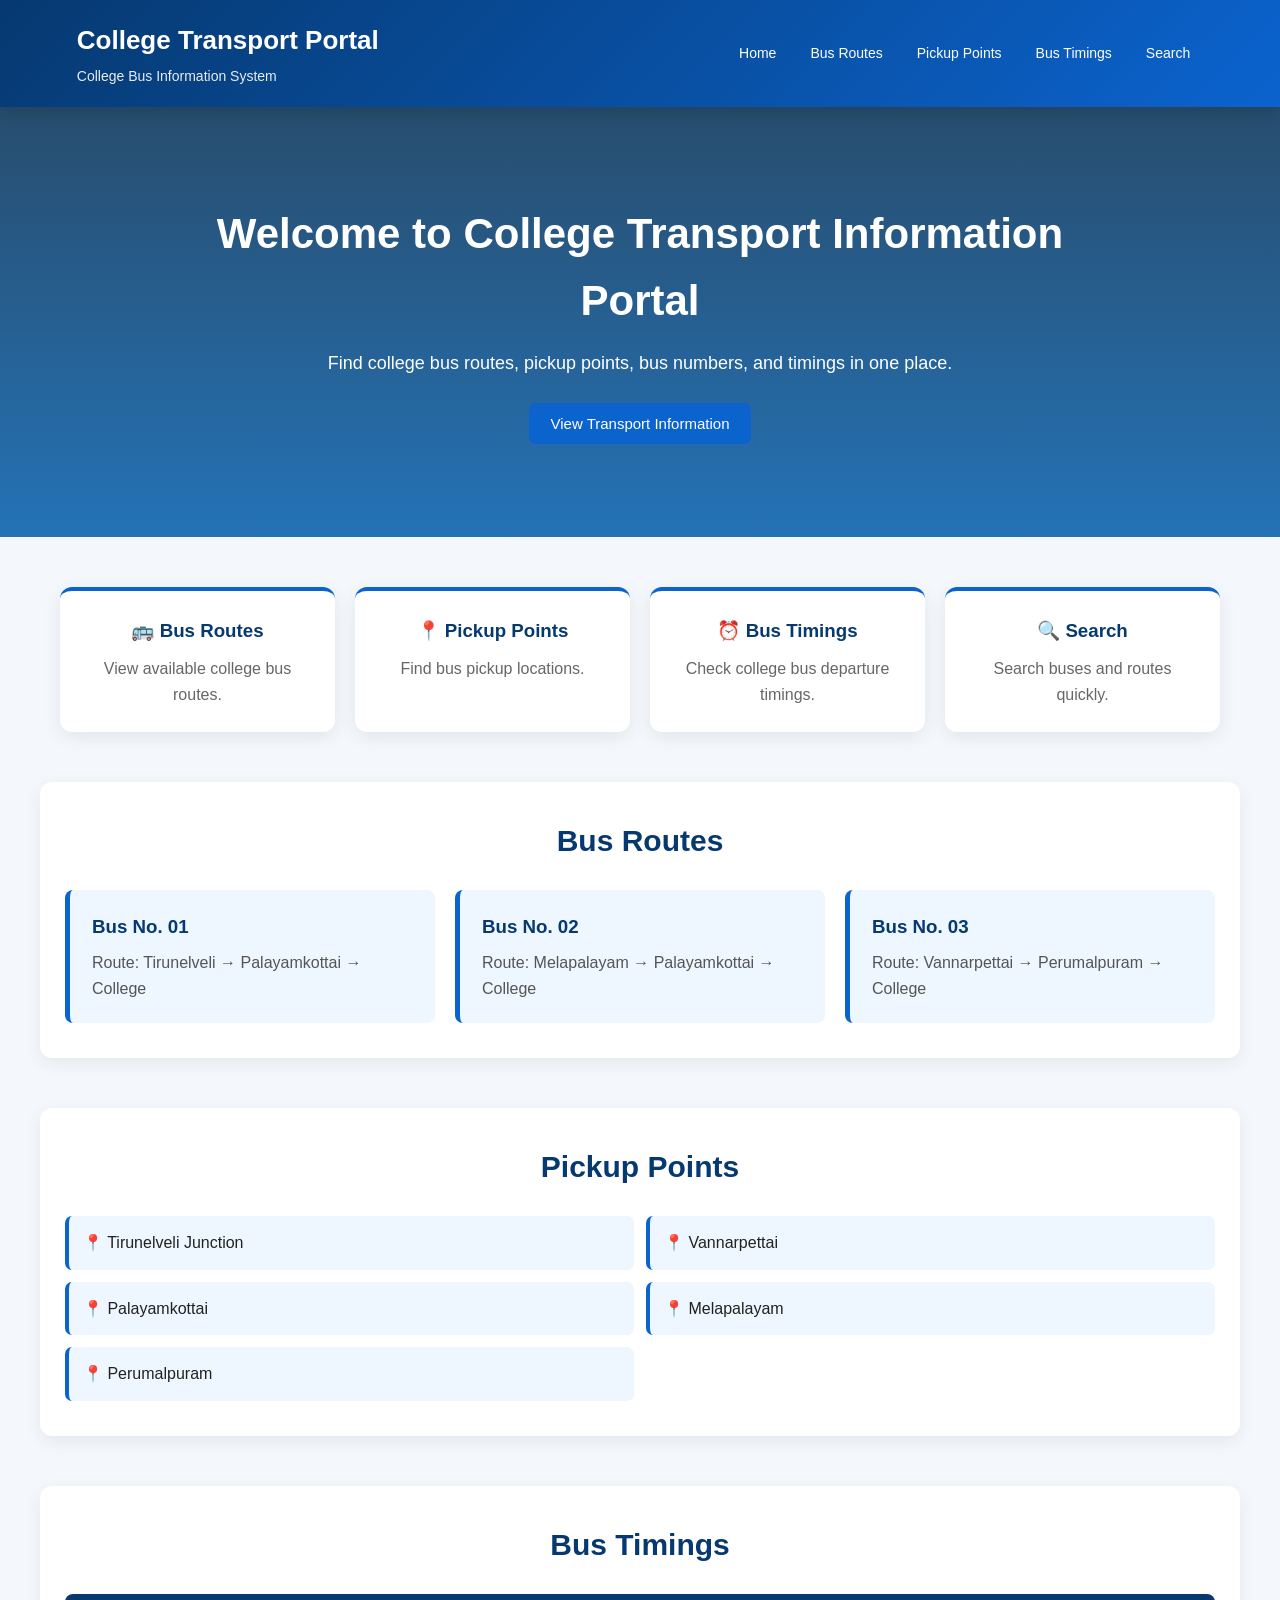
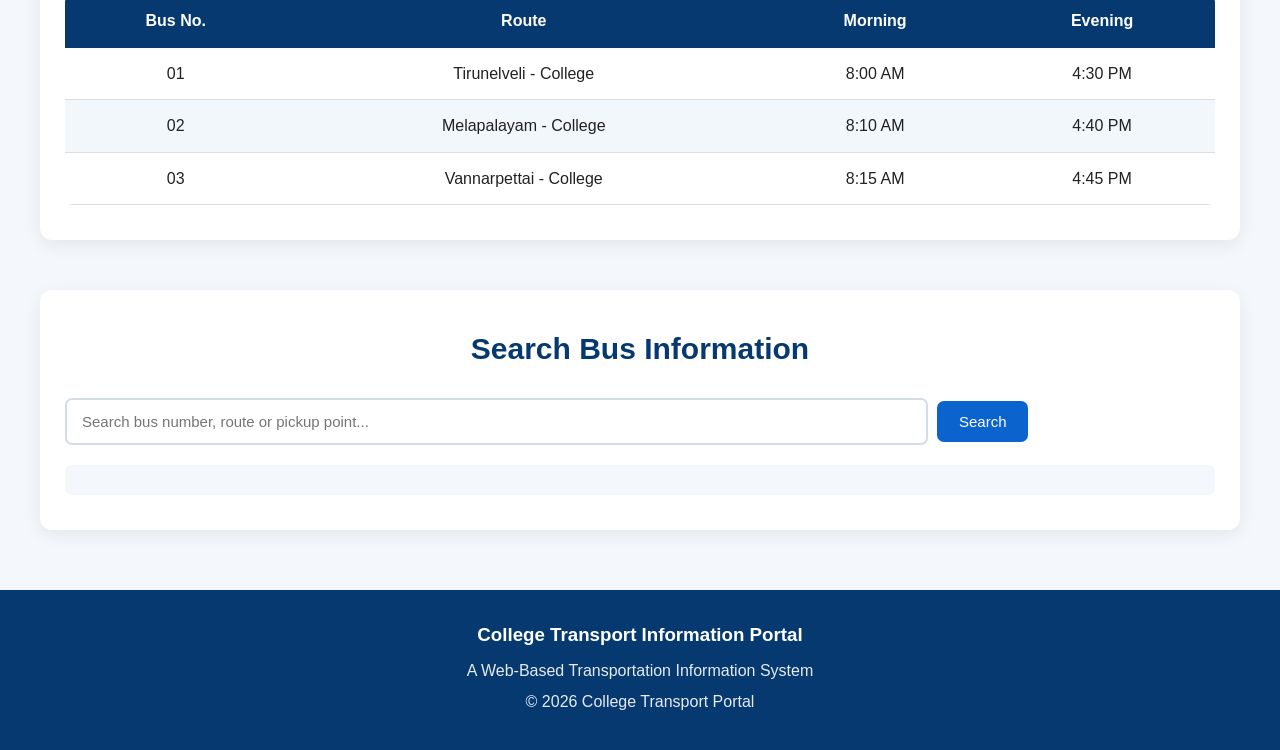
<file: 1 project/index.html>
<!DOCTYPE html>
<html lang="en">
<head>
    <meta charset="UTF-8">
    <meta name="viewport" content="width=device-width, initial-scale=1.0">

    <title>College Transport Information Portal</title>

    <!-- CSS file will be connected later -->
    <link rel="stylesheet" href="style.css">
</head>

<body>

    <!-- Header -->
    <header>
        <div class="logo">
            <h1>College Transport Portal</h1>
            <p>College Bus Information System</p>
        </div>

        <!-- Navigation -->
        <nav>
            <a href="#home">Home</a>
            <a href="#routes">Bus Routes</a>
            <a href="#pickup">Pickup Points</a>
            <a href="#timings">Bus Timings</a>
            <a href="#search">Search</a>
        </nav>
    </header>


    <!-- Home / Dashboard -->
    <main>

        <section id="home" class="hero">
            <h2>Welcome to College Transport Information Portal</h2>

            <p>
                Find college bus routes, pickup points, bus numbers,
                and timings in one place.
            </p>

            <button onclick="showMessage()">
                View Transport Information
            </button>
        </section>


        <!-- Dashboard Cards -->
        <section class="dashboard">

            <div class="card">
                <h3>🚌 Bus Routes</h3>
                <p>View available college bus routes.</p>
            </div>

            <div class="card">
                <h3>📍 Pickup Points</h3>
                <p>Find bus pickup locations.</p>
            </div>

            <div class="card">
                <h3>⏰ Bus Timings</h3>
                <p>Check college bus departure timings.</p>
            </div>

            <div class="card">
                <h3>🔍 Search</h3>
                <p>Search buses and routes quickly.</p>
            </div>

        </section>


        <!-- Bus Routes -->
        <section id="routes" class="section">

            <h2>Bus Routes</h2>

            <div class="bus-container">

                <div class="bus-card">
                    <h3>Bus No. 01</h3>
                    <p>Route: Tirunelveli → Palayamkottai → College</p>
                </div>

                <div class="bus-card">
                    <h3>Bus No. 02</h3>
                    <p>Route: Melapalayam → Palayamkottai → College</p>
                </div>

                <div class="bus-card">
                    <h3>Bus No. 03</h3>
                    <p>Route: Vannarpettai → Perumalpuram → College</p>
                </div>

            </div>

        </section>


        <!-- Pickup Points -->
        <section id="pickup" class="section">

            <h2>Pickup Points</h2>

            <ul class="pickup-list">
                <li>📍 Tirunelveli Junction</li>
                <li>📍 Vannarpettai</li>
                <li>📍 Palayamkottai</li>
                <li>📍 Melapalayam</li>
                <li>📍 Perumalpuram</li>
            </ul>

        </section>


        <!-- Bus Timings -->
        <section id="timings" class="section">

            <h2>Bus Timings</h2>

            <table>
                <thead>
                    <tr>
                        <th>Bus No.</th>
                        <th>Route</th>
                        <th>Morning</th>
                        <th>Evening</th>
                    </tr>
                </thead>

                <tbody>
                    <tr>
                        <td>01</td>
                        <td>Tirunelveli - College</td>
                        <td>8:00 AM</td>
                        <td>4:30 PM</td>
                    </tr>

                    <tr>
                        <td>02</td>
                        <td>Melapalayam - College</td>
                        <td>8:10 AM</td>
                        <td>4:40 PM</td>
                    </tr>

                    <tr>
                        <td>03</td>
                        <td>Vannarpettai - College</td>
                        <td>8:15 AM</td>
                        <td>4:45 PM</td>
                    </tr>
                </tbody>
            </table>

        </section>


        <!-- Search -->
        <section id="search" class="section">

            <h2>Search Bus Information</h2>

            <input
                type="text"
                id="searchInput"
                placeholder="Search bus number, route or pickup point..."
            >

            <button onclick="searchBus()">Search</button>

            <div id="searchResult"></div>

        </section>

    </main>


    <!-- Footer -->
    <footer>

        <h3>College Transport Information Portal</h3>

        <p>
            A Web-Based Transportation Information System
        </p>

        <p>
            © 2026 College Transport Portal
        </p>

    </footer>


    <!-- JavaScript file will be connected later -->
    <script src="script.js"></script>

</body>
</html>
</file>
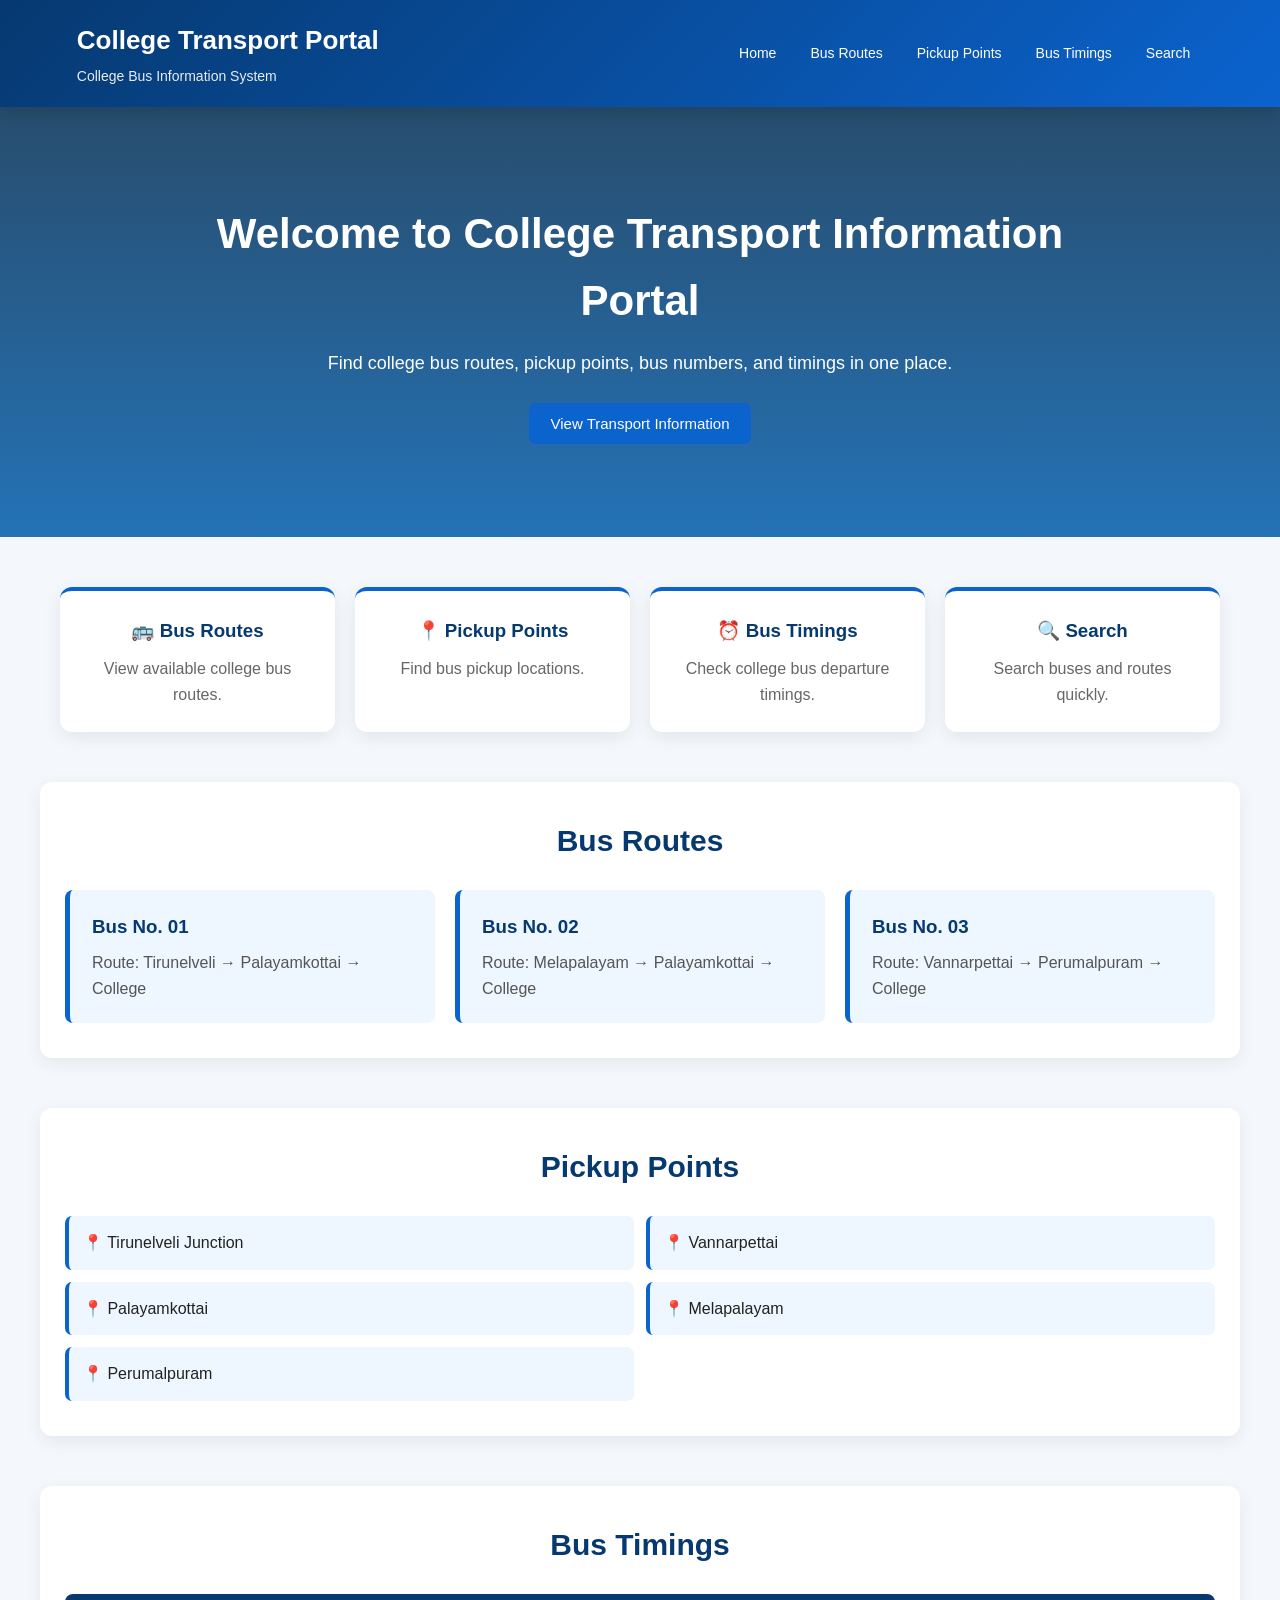
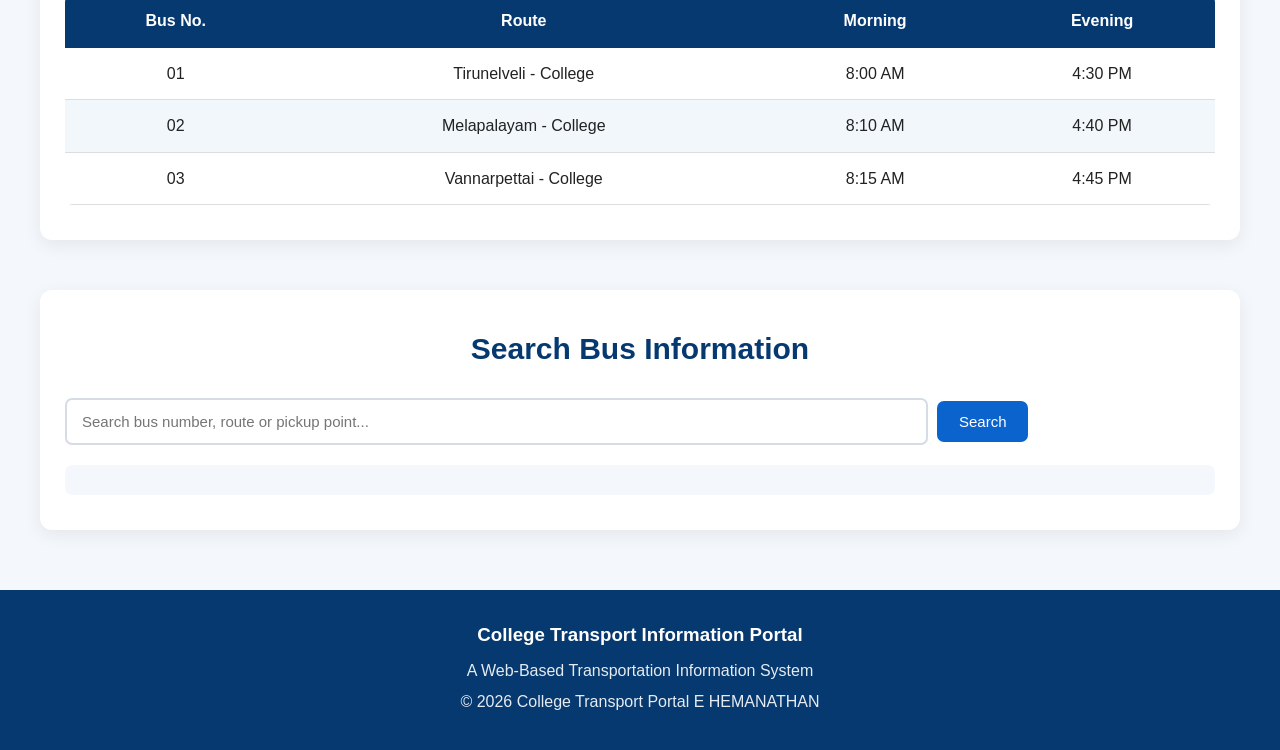
<file: 1/index.html>
<!DOCTYPE html>
<html lang="en">
<head>
    <meta charset="UTF-8">
    <meta name="viewport" content="width=device-width, initial-scale=1.0">

    <title>College Transport Information Portal</title>

    <!-- CSS file will be connected later -->
    <link rel="stylesheet" href="style.css">
</head>

<body>

    <!-- Header -->
    <header>
        <div class="logo">
            <h1>College Transport Portal</h1>
            <p>College Bus Information System</p>
        </div>

        <!-- Navigation -->
        <nav>
            <a href="#home">Home</a>
            <a href="#routes">Bus Routes</a>
            <a href="#pickup">Pickup Points</a>
            <a href="#timings">Bus Timings</a>
            <a href="#search">Search</a>
        </nav>
    </header>


    <!-- Home / Dashboard -->
    <main>

        <section id="home" class="hero">
            <h2>Welcome to College Transport Information Portal</h2>

            <p>
                Find college bus routes, pickup points, bus numbers,
                and timings in one place.
            </p>

            <button onclick="showMessage()">
                View Transport Information
            </button>
        </section>


        <!-- Dashboard Cards -->
        <section class="dashboard">

            <div class="card">
                <h3>🚌 Bus Routes</h3>
                <p>View available college bus routes.</p>
            </div>

            <div class="card">
                <h3>📍 Pickup Points</h3>
                <p>Find bus pickup locations.</p>
            </div>

            <div class="card">
                <h3>⏰ Bus Timings</h3>
                <p>Check college bus departure timings.</p>
            </div>

            <div class="card">
                <h3>🔍 Search</h3>
                <p>Search buses and routes quickly.</p>
            </div>

        </section>


        <!-- Bus Routes -->
        <section id="routes" class="section">

            <h2>Bus Routes</h2>

            <div class="bus-container">

                <div class="bus-card">
                    <h3>Bus No. 01</h3>
                    <p>Route: Tirunelveli → Palayamkottai → College</p>
                </div>

                <div class="bus-card">
                    <h3>Bus No. 02</h3>
                    <p>Route: Melapalayam → Palayamkottai → College</p>
                </div>

                <div class="bus-card">
                    <h3>Bus No. 03</h3>
                    <p>Route: Vannarpettai → Perumalpuram → College</p>
                </div>

            </div>

        </section>


        <!-- Pickup Points -->
        <section id="pickup" class="section">

            <h2>Pickup Points</h2>

            <ul class="pickup-list">
                <li>📍 Tirunelveli Junction</li>
                <li>📍 Vannarpettai</li>
                <li>📍 Palayamkottai</li>
                <li>📍 Melapalayam</li>
                <li>📍 Perumalpuram</li>
            </ul>

        </section>


        <!-- Bus Timings -->
        <section id="timings" class="section">

            <h2>Bus Timings</h2>

            <table>
                <thead>
                    <tr>
                        <th>Bus No.</th>
                        <th>Route</th>
                        <th>Morning</th>
                        <th>Evening</th>
                    </tr>
                </thead>

                <tbody>
                    <tr>
                        <td>01</td>
                        <td>Tirunelveli - College</td>
                        <td>8:00 AM</td>
                        <td>4:30 PM</td>
                    </tr>

                    <tr>
                        <td>02</td>
                        <td>Melapalayam - College</td>
                        <td>8:10 AM</td>
                        <td>4:40 PM</td>
                    </tr>

                    <tr>
                        <td>03</td>
                        <td>Vannarpettai - College</td>
                        <td>8:15 AM</td>
                        <td>4:45 PM</td>
                    </tr>
                </tbody>
            </table>

        </section>


        <!-- Search -->
        <section id="search" class="section">

            <h2>Search Bus Information</h2>

            <input
                type="text"
                id="searchInput"
                placeholder="Search bus number, route or pickup point..."
            >

            <button onclick="searchBus()">Search</button>

            <div id="searchResult"></div>

        </section>

    </main>


    <!-- Footer -->
    <footer>

        <h3>College Transport Information Portal</h3>

        <p>
            A Web-Based Transportation Information System
        </p>

        <p>
            © 2026 College Transport Portal E HEMANATHAN
        </p>

    </footer>


    <!-- JavaScript file will be connected later -->
    <script src="script.js"></script>

</body>
</html>
</file>
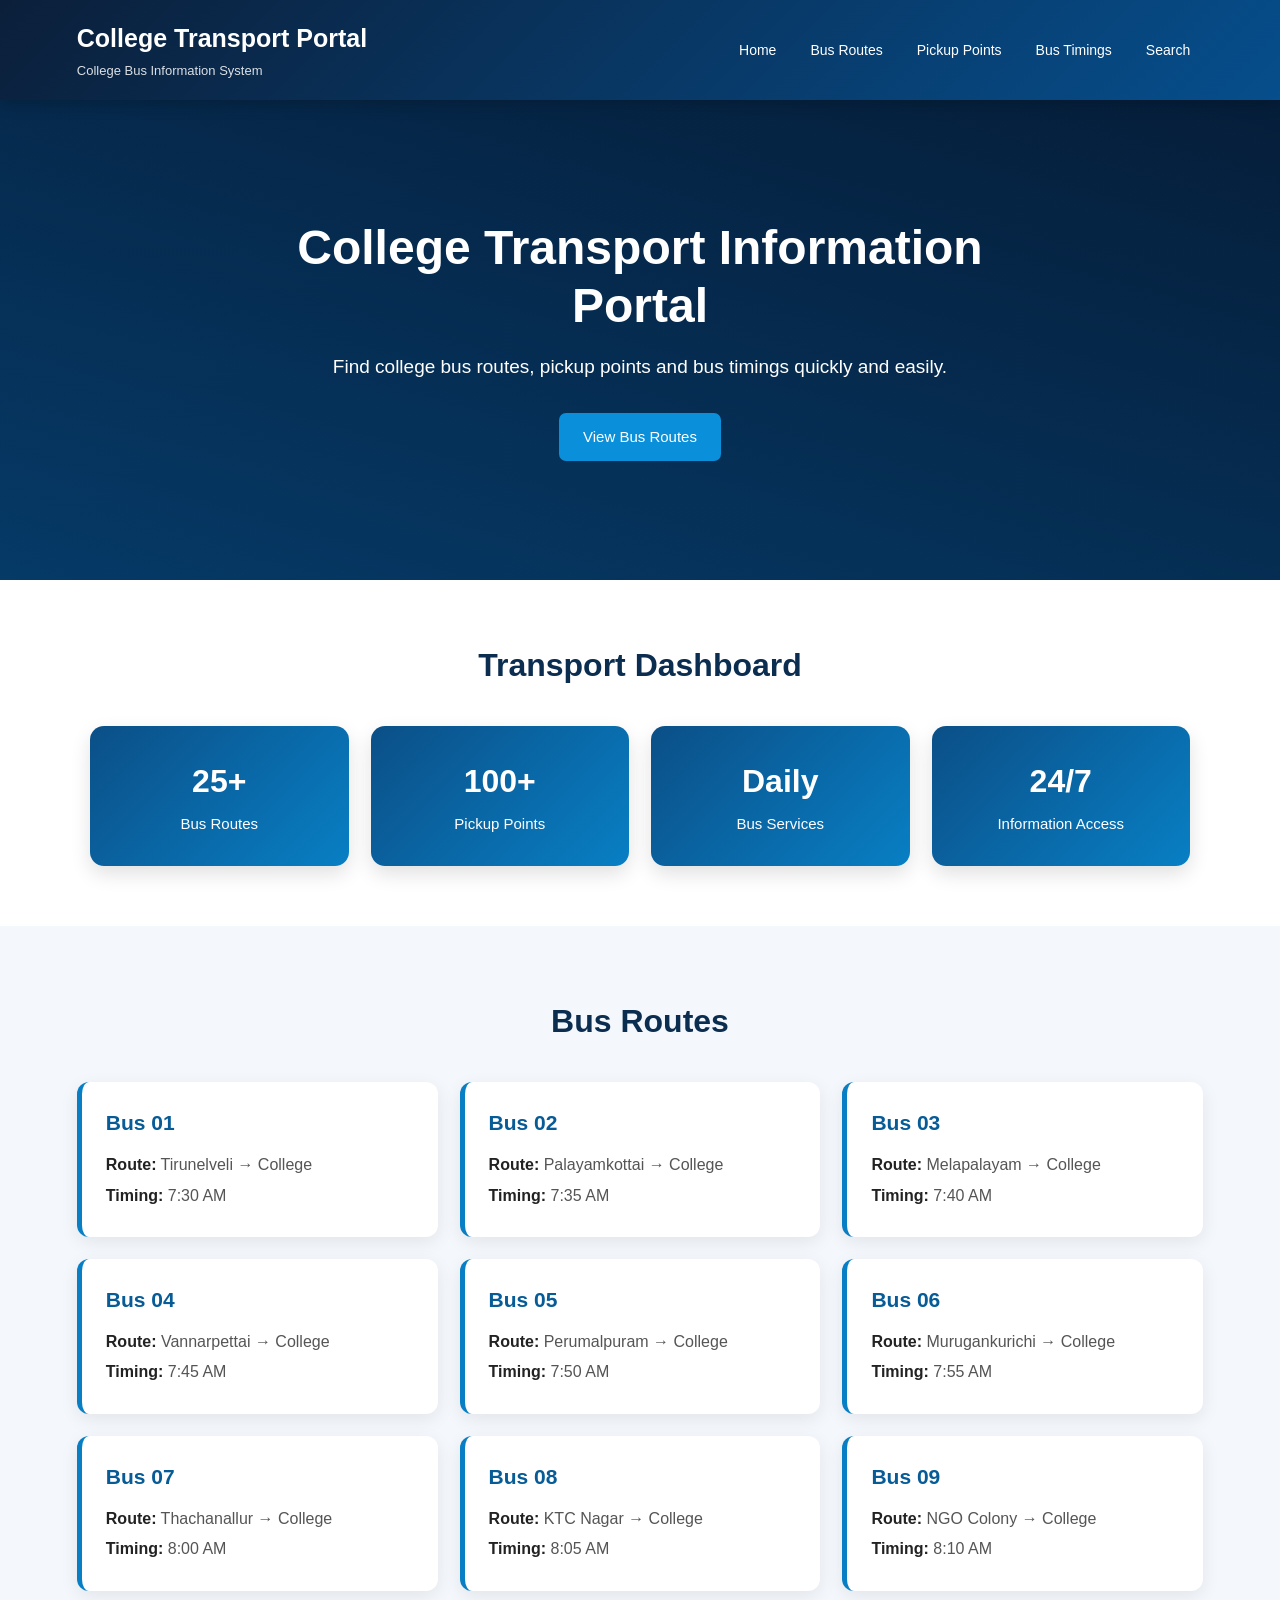
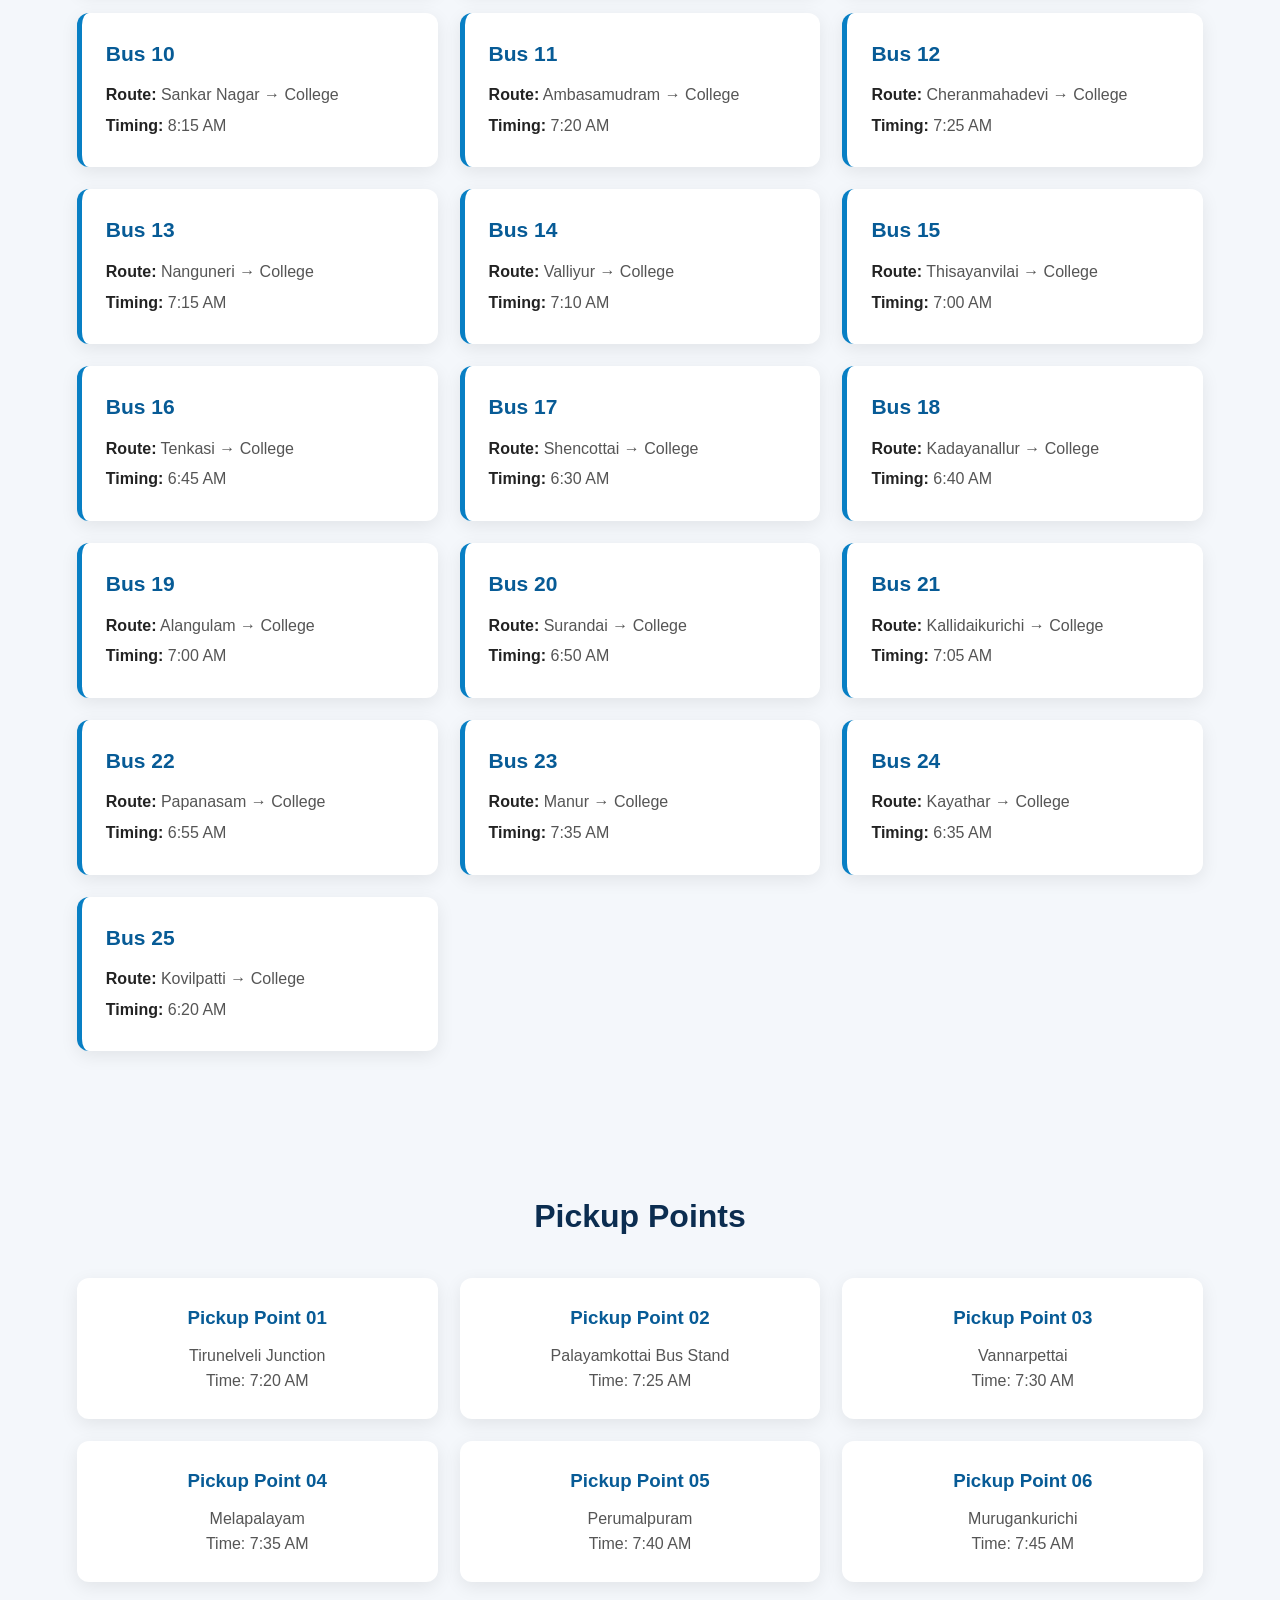
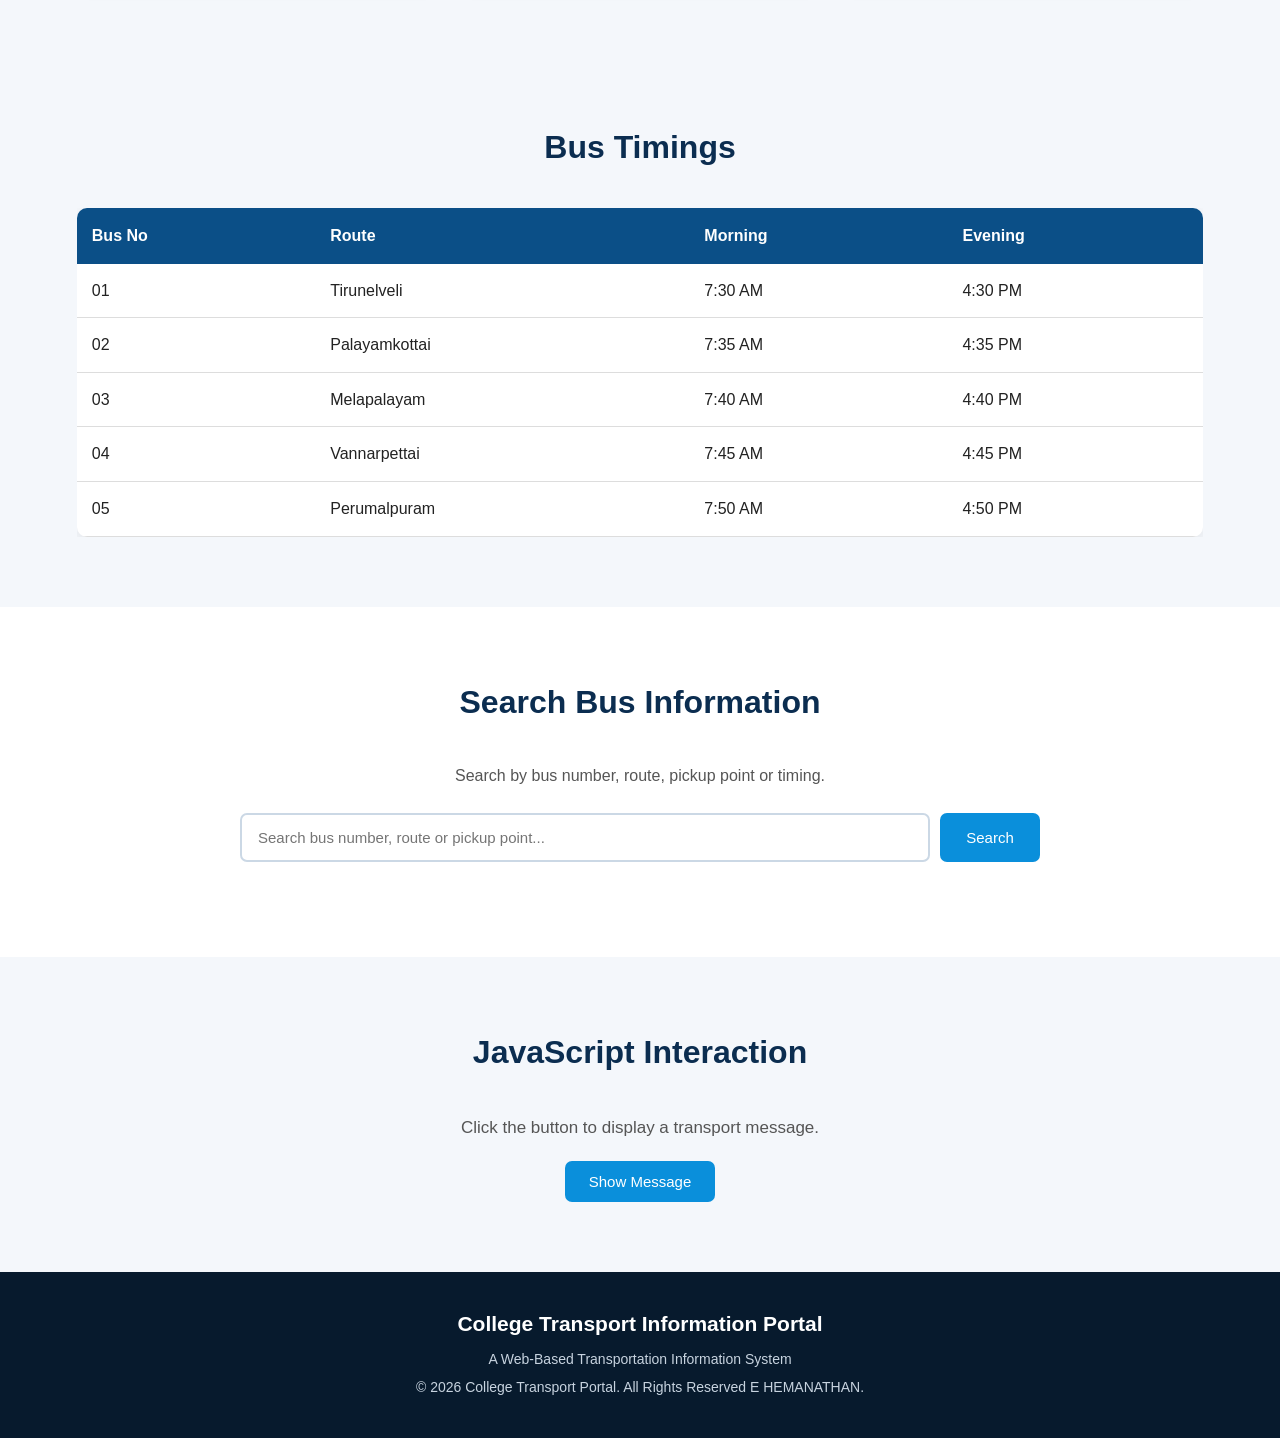
<file: 2/index.html>
<!DOCTYPE html>
<html lang="en">
<head>
    <meta charset="UTF-8">
    <meta name="viewport" content="width=device-width, initial-scale=1.0">

    <title>College Transport Information Portal</title>

    <!-- CSS file will be added later -->
    <link rel="stylesheet" href="style.css">
</head>

<body>

    <!-- ================= HEADER ================= -->
    <header>
        <div class="logo">
            <h1>College Transport Portal</h1>
            <p>College Bus Information System</p>
        </div>

        <nav>
            <a href="#home">Home</a>
            <a href="#routes">Bus Routes</a>
            <a href="#pickup">Pickup Points</a>
            <a href="#timings">Bus Timings</a>
            <a href="#search">Search</a>
        </nav>
    </header>


    <!-- ================= HOME / DASHBOARD ================= -->
    <section id="home" class="hero">

        <div class="hero-content">
            <h2>College Transport Information Portal</h2>

            <p>
                Find college bus routes, pickup points and bus timings
                quickly and easily.
            </p>

            <a href="#routes" class="btn">View Bus Routes</a>
        </div>

    </section>


    <!-- ================= DASHBOARD ================= -->
    <section class="dashboard">

        <h2>Transport Dashboard</h2>

        <div class="dashboard-container">

            <div class="dashboard-card">
                <h3>25+</h3>
                <p>Bus Routes</p>
            </div>

            <div class="dashboard-card">
                <h3>100+</h3>
                <p>Pickup Points</p>
            </div>

            <div class="dashboard-card">
                <h3>Daily</h3>
                <p>Bus Services</p>
            </div>

            <div class="dashboard-card">
                <h3>24/7</h3>
                <p>Information Access</p>
            </div>

        </div>

    </section>


    <!-- ================= BUS ROUTES ================= -->
    <section id="routes" class="section">

        <h2>Bus Routes</h2>

        <div class="bus-container">

            <div class="bus-card">
                <h3>Bus 01</h3>
                <p><strong>Route:</strong> Tirunelveli → College</p>
                <p><strong>Timing:</strong> 7:30 AM</p>
            </div>

            <div class="bus-card">
                <h3>Bus 02</h3>
                <p><strong>Route:</strong> Palayamkottai → College</p>
                <p><strong>Timing:</strong> 7:35 AM</p>
            </div>

            <div class="bus-card">
                <h3>Bus 03</h3>
                <p><strong>Route:</strong> Melapalayam → College</p>
                <p><strong>Timing:</strong> 7:40 AM</p>
            </div>

            <div class="bus-card">
                <h3>Bus 04</h3>
                <p><strong>Route:</strong> Vannarpettai → College</p>
                <p><strong>Timing:</strong> 7:45 AM</p>
            </div>

            <div class="bus-card">
                <h3>Bus 05</h3>
                <p><strong>Route:</strong> Perumalpuram → College</p>
                <p><strong>Timing:</strong> 7:50 AM</p>
            </div>

            <div class="bus-card">
                <h3>Bus 06</h3>
                <p><strong>Route:</strong> Murugankurichi → College</p>
                <p><strong>Timing:</strong> 7:55 AM</p>
            </div>

            <div class="bus-card">
                <h3>Bus 07</h3>
                <p><strong>Route:</strong> Thachanallur → College</p>
                <p><strong>Timing:</strong> 8:00 AM</p>
            </div>

            <div class="bus-card">
                <h3>Bus 08</h3>
                <p><strong>Route:</strong> KTC Nagar → College</p>
                <p><strong>Timing:</strong> 8:05 AM</p>
            </div>

            <div class="bus-card">
                <h3>Bus 09</h3>
                <p><strong>Route:</strong> NGO Colony → College</p>
                <p><strong>Timing:</strong> 8:10 AM</p>
            </div>

            <div class="bus-card">
                <h3>Bus 10</h3>
                <p><strong>Route:</strong> Sankar Nagar → College</p>
                <p><strong>Timing:</strong> 8:15 AM</p>
            </div>

            <div class="bus-card">
                <h3>Bus 11</h3>
                <p><strong>Route:</strong> Ambasamudram → College</p>
                <p><strong>Timing:</strong> 7:20 AM</p>
            </div>

            <div class="bus-card">
                <h3>Bus 12</h3>
                <p><strong>Route:</strong> Cheranmahadevi → College</p>
                <p><strong>Timing:</strong> 7:25 AM</p>
            </div>

            <div class="bus-card">
                <h3>Bus 13</h3>
                <p><strong>Route:</strong> Nanguneri → College</p>
                <p><strong>Timing:</strong> 7:15 AM</p>
            </div>

            <div class="bus-card">
                <h3>Bus 14</h3>
                <p><strong>Route:</strong> Valliyur → College</p>
                <p><strong>Timing:</strong> 7:10 AM</p>
            </div>

            <div class="bus-card">
                <h3>Bus 15</h3>
                <p><strong>Route:</strong> Thisayanvilai → College</p>
                <p><strong>Timing:</strong> 7:00 AM</p>
            </div>

            <div class="bus-card">
                <h3>Bus 16</h3>
                <p><strong>Route:</strong> Tenkasi → College</p>
                <p><strong>Timing:</strong> 6:45 AM</p>
            </div>

            <div class="bus-card">
                <h3>Bus 17</h3>
                <p><strong>Route:</strong> Shencottai → College</p>
                <p><strong>Timing:</strong> 6:30 AM</p>
            </div>

            <div class="bus-card">
                <h3>Bus 18</h3>
                <p><strong>Route:</strong> Kadayanallur → College</p>
                <p><strong>Timing:</strong> 6:40 AM</p>
            </div>

            <div class="bus-card">
                <h3>Bus 19</h3>
                <p><strong>Route:</strong> Alangulam → College</p>
                <p><strong>Timing:</strong> 7:00 AM</p>
            </div>

            <div class="bus-card">
                <h3>Bus 20</h3>
                <p><strong>Route:</strong> Surandai → College</p>
                <p><strong>Timing:</strong> 6:50 AM</p>
            </div>

            <div class="bus-card">
                <h3>Bus 21</h3>
                <p><strong>Route:</strong> Kallidaikurichi → College</p>
                <p><strong>Timing:</strong> 7:05 AM</p>
            </div>

            <div class="bus-card">
                <h3>Bus 22</h3>
                <p><strong>Route:</strong> Papanasam → College</p>
                <p><strong>Timing:</strong> 6:55 AM</p>
            </div>

            <div class="bus-card">
                <h3>Bus 23</h3>
                <p><strong>Route:</strong> Manur → College</p>
                <p><strong>Timing:</strong> 7:35 AM</p>
            </div>

            <div class="bus-card">
                <h3>Bus 24</h3>
                <p><strong>Route:</strong> Kayathar → College</p>
                <p><strong>Timing:</strong> 6:35 AM</p>
            </div>

            <div class="bus-card">
                <h3>Bus 25</h3>
                <p><strong>Route:</strong> Kovilpatti → College</p>
                <p><strong>Timing:</strong> 6:20 AM</p>
            </div>

        </div>

    </section>


    <!-- ================= PICKUP POINTS ================= -->
    <section id="pickup" class="section">

        <h2>Pickup Points</h2>

        <div class="pickup-container">

            <div class="pickup-card">
                <h3>Pickup Point 01</h3>
                <p>Tirunelveli Junction</p>
                <p>Time: 7:20 AM</p>
            </div>

            <div class="pickup-card">
                <h3>Pickup Point 02</h3>
                <p>Palayamkottai Bus Stand</p>
                <p>Time: 7:25 AM</p>
            </div>

            <div class="pickup-card">
                <h3>Pickup Point 03</h3>
                <p>Vannarpettai</p>
                <p>Time: 7:30 AM</p>
            </div>

            <div class="pickup-card">
                <h3>Pickup Point 04</h3>
                <p>Melapalayam</p>
                <p>Time: 7:35 AM</p>
            </div>

            <div class="pickup-card">
                <h3>Pickup Point 05</h3>
                <p>Perumalpuram</p>
                <p>Time: 7:40 AM</p>
            </div>

            <div class="pickup-card">
                <h3>Pickup Point 06</h3>
                <p>Murugankurichi</p>
                <p>Time: 7:45 AM</p>
            </div>

        </div>

    </section>


    <!-- ================= BUS TIMINGS ================= -->
    <section id="timings" class="section">

        <h2>Bus Timings</h2>

        <div class="table-container">

            <table>

                <thead>
                    <tr>
                        <th>Bus No</th>
                        <th>Route</th>
                        <th>Morning</th>
                        <th>Evening</th>
                    </tr>
                </thead>

                <tbody>

                    <tr>
                        <td>01</td>
                        <td>Tirunelveli</td>
                        <td>7:30 AM</td>
                        <td>4:30 PM</td>
                    </tr>

                    <tr>
                        <td>02</td>
                        <td>Palayamkottai</td>
                        <td>7:35 AM</td>
                        <td>4:35 PM</td>
                    </tr>

                    <tr>
                        <td>03</td>
                        <td>Melapalayam</td>
                        <td>7:40 AM</td>
                        <td>4:40 PM</td>
                    </tr>

                    <tr>
                        <td>04</td>
                        <td>Vannarpettai</td>
                        <td>7:45 AM</td>
                        <td>4:45 PM</td>
                    </tr>

                    <tr>
                        <td>05</td>
                        <td>Perumalpuram</td>
                        <td>7:50 AM</td>
                        <td>4:50 PM</td>
                    </tr>

                </tbody>

            </table>

        </div>

    </section>


    <!-- ================= SEARCH / FILTER ================= -->
    <section id="search" class="section search-section">

        <h2>Search Bus Information</h2>

        <p>Search by bus number, route, pickup point or timing.</p>

        <div class="search-box">

            <input
                type="text"
                id="searchInput"
                placeholder="Search bus number, route or pickup point..."
            >

            <button id="searchButton">
                Search
            </button>

        </div>

        <div id="searchResults">
            <!-- JavaScript search results will appear here -->
        </div>

    </section>


    <!-- ================= JAVASCRIPT INTERACTION ================= -->
    <section class="section interaction-section">

        <h2>JavaScript Interaction</h2>

        <p id="message">
            Click the button to display a transport message.
        </p>

        <button id="messageButton">
            Show Message
        </button>

    </section>


    <!-- ================= FOOTER ================= -->
    <footer>

        <h3>College Transport Information Portal</h3>

        <p>
            A Web-Based Transportation Information System
        </p>

        <p>
            © 2026 College Transport Portal. All Rights Reserved E HEMANATHAN.
        </p>

    </footer>


    <!-- JavaScript file will be added later -->
    <script src="script.js"></script>

</body>
</html>
</file>
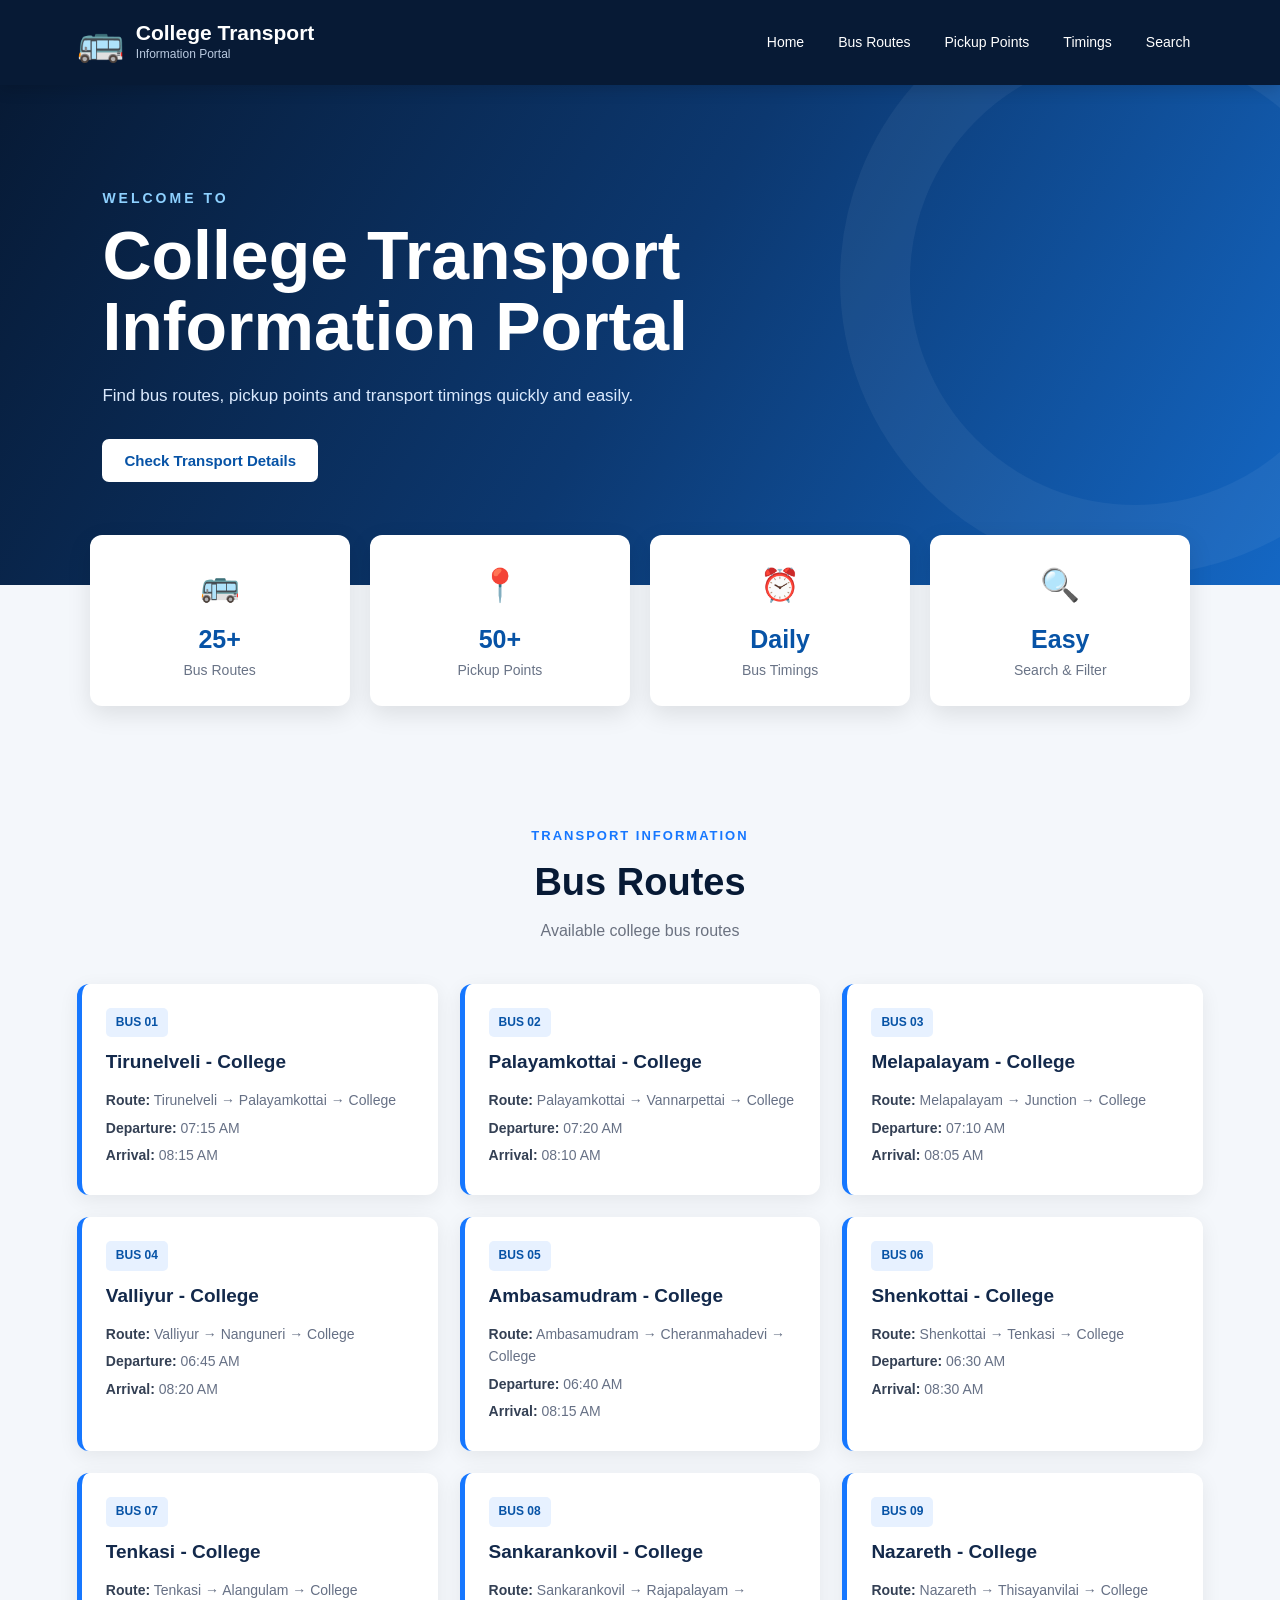
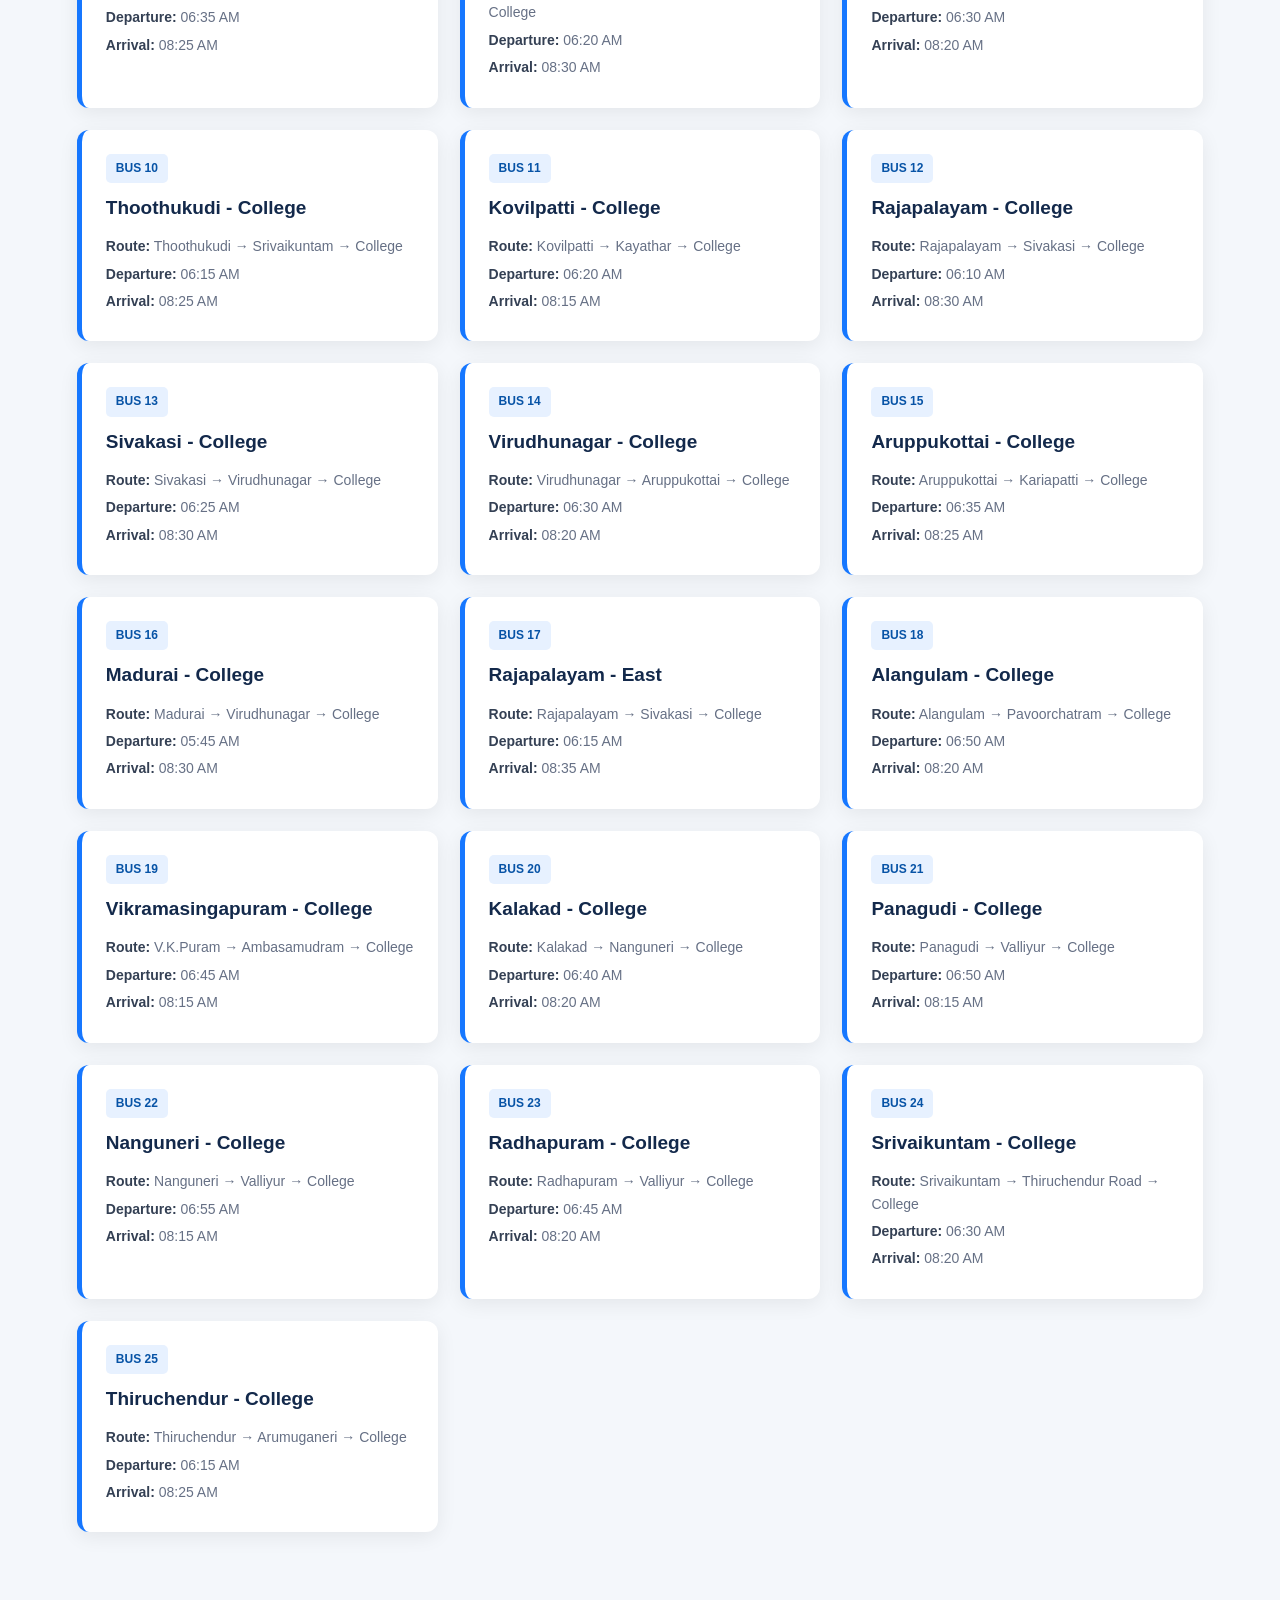
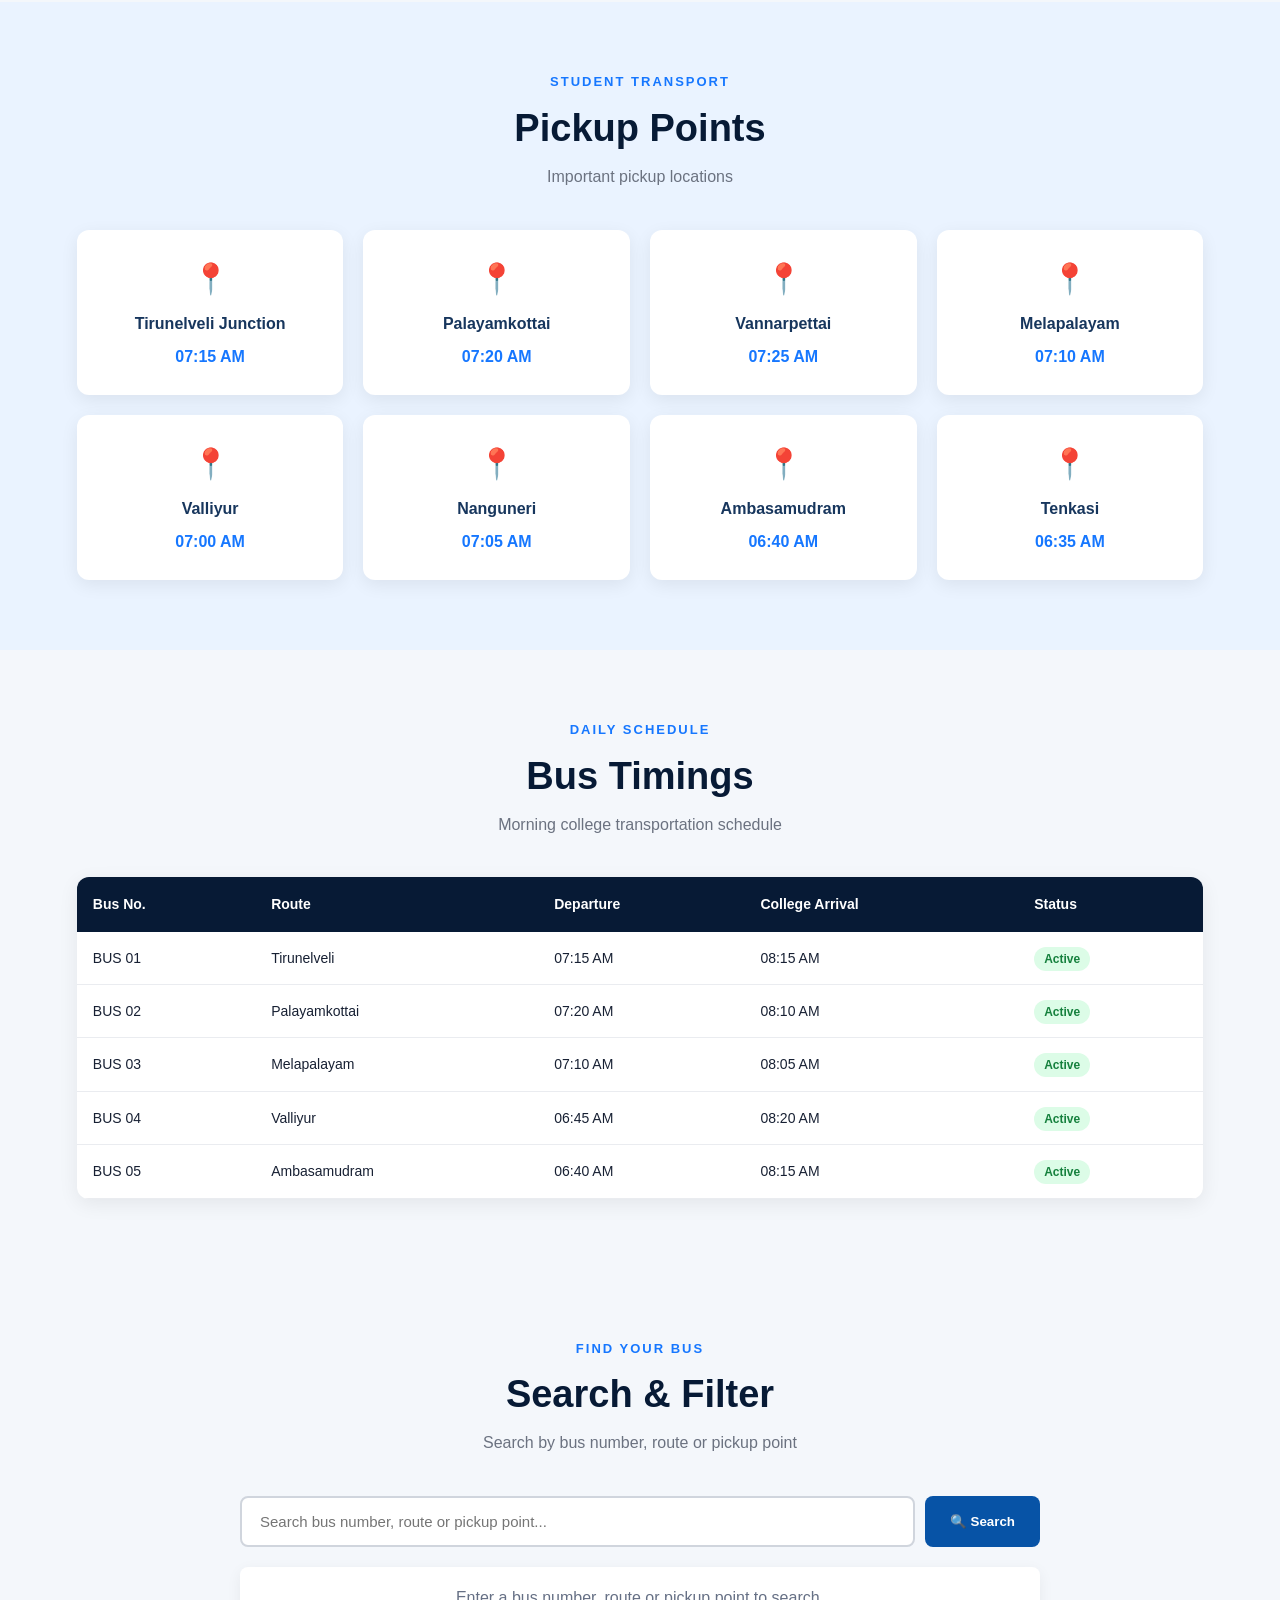
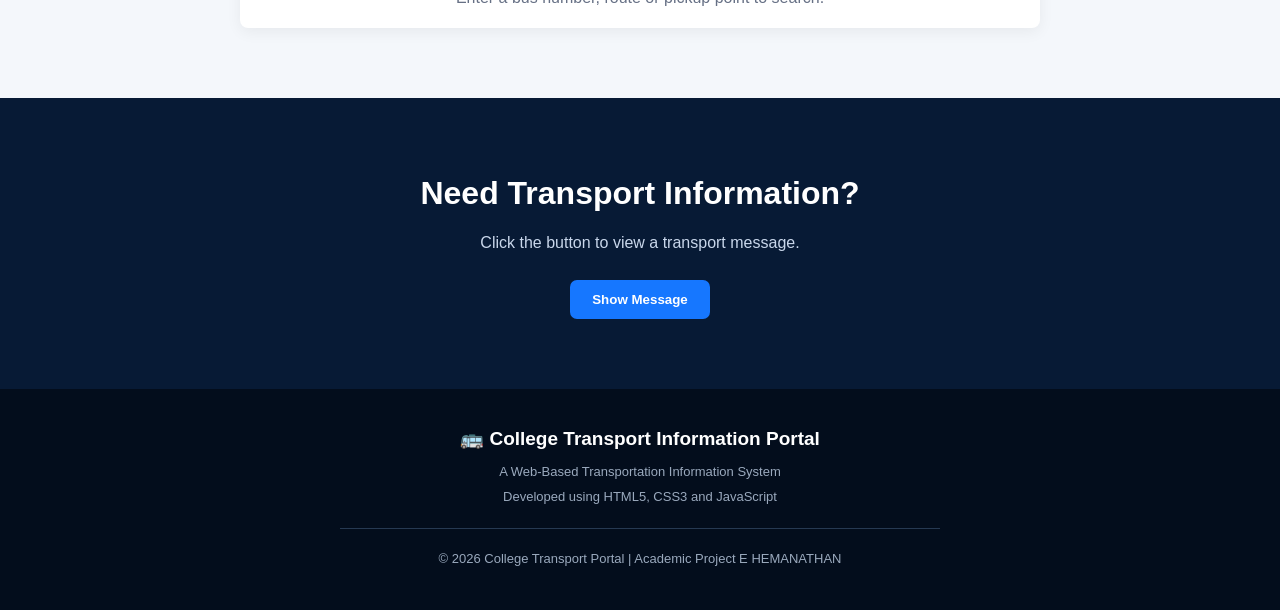
<file: 3/index.html>
<!DOCTYPE html>
<html lang="en">
<head>
    <meta charset="UTF-8">
    <meta name="viewport" content="width=device-width, initial-scale=1.0">

    <title>College Transport Information Portal</title>

    <!-- CSS File -->
    <link rel="stylesheet" href="style.css">
</head>

<body>

    <!-- ================= HEADER ================= -->
    <header class="header">

        <div class="logo">
            <span>🚌</span>
            <div>
                <h1>College Transport</h1>
                <p>Information Portal</p>
            </div>
        </div>

        <nav class="navbar">
            <a href="#home">Home</a>
            <a href="#routes">Bus Routes</a>
            <a href="#pickup">Pickup Points</a>
            <a href="#timings">Timings</a>
            <a href="#search">Search</a>
        </nav>

    </header>


    <!-- ================= HOME / DASHBOARD ================= -->
    <section id="home" class="hero">

        <div class="hero-content">

            <p class="welcome">WELCOME TO</p>

            <h2>College Transport<br>Information Portal</h2>

            <p>
                Find bus routes, pickup points and transport timings
                quickly and easily.
            </p>

            <button onclick="showWelcomeMessage()">
                Check Transport Details
            </button>

        </div>

    </section>


    <!-- ================= DASHBOARD CARDS ================= -->
    <section class="dashboard">

        <div class="dashboard-card">
            <div class="card-icon">🚌</div>
            <h3>25+</h3>
            <p>Bus Routes</p>
        </div>

        <div class="dashboard-card">
            <div class="card-icon">📍</div>
            <h3>50+</h3>
            <p>Pickup Points</p>
        </div>

        <div class="dashboard-card">
            <div class="card-icon">⏰</div>
            <h3>Daily</h3>
            <p>Bus Timings</p>
        </div>

        <div class="dashboard-card">
            <div class="card-icon">🔍</div>
            <h3>Easy</h3>
            <p>Search & Filter</p>
        </div>

    </section>


    <!-- ================= BUS ROUTES ================= -->
    <section id="routes" class="section">

        <div class="section-heading">
            <p>TRANSPORT INFORMATION</p>
            <h2>Bus Routes</h2>
            <span>Available college bus routes</span>
        </div>


        <div class="bus-container">

            <!-- Bus 01 -->
            <div class="bus-card">
                <div class="bus-number">BUS 01</div>
                <h3>Tirunelveli - College</h3>
                <p><strong>Route:</strong> Tirunelveli → Palayamkottai → College</p>
                <p><strong>Departure:</strong> 07:15 AM</p>
                <p><strong>Arrival:</strong> 08:15 AM</p>
            </div>


            <!-- Bus 02 -->
            <div class="bus-card">
                <div class="bus-number">BUS 02</div>
                <h3>Palayamkottai - College</h3>
                <p><strong>Route:</strong> Palayamkottai → Vannarpettai → College</p>
                <p><strong>Departure:</strong> 07:20 AM</p>
                <p><strong>Arrival:</strong> 08:10 AM</p>
            </div>


            <!-- Bus 03 -->
            <div class="bus-card">
                <div class="bus-number">BUS 03</div>
                <h3>Melapalayam - College</h3>
                <p><strong>Route:</strong> Melapalayam → Junction → College</p>
                <p><strong>Departure:</strong> 07:10 AM</p>
                <p><strong>Arrival:</strong> 08:05 AM</p>
            </div>


            <!-- Bus 04 -->
            <div class="bus-card">
                <div class="bus-number">BUS 04</div>
                <h3>Valliyur - College</h3>
                <p><strong>Route:</strong> Valliyur → Nanguneri → College</p>
                <p><strong>Departure:</strong> 06:45 AM</p>
                <p><strong>Arrival:</strong> 08:20 AM</p>
            </div>


            <!-- Bus 05 -->
            <div class="bus-card">
                <div class="bus-number">BUS 05</div>
                <h3>Ambasamudram - College</h3>
                <p><strong>Route:</strong> Ambasamudram → Cheranmahadevi → College</p>
                <p><strong>Departure:</strong> 06:40 AM</p>
                <p><strong>Arrival:</strong> 08:15 AM</p>
            </div>


            <!-- Bus 06 -->
            <div class="bus-card">
                <div class="bus-number">BUS 06</div>
                <h3>Shenkottai - College</h3>
                <p><strong>Route:</strong> Shenkottai → Tenkasi → College</p>
                <p><strong>Departure:</strong> 06:30 AM</p>
                <p><strong>Arrival:</strong> 08:30 AM</p>
            </div>


            <!-- Bus 07 -->
            <div class="bus-card">
                <div class="bus-number">BUS 07</div>
                <h3>Tenkasi - College</h3>
                <p><strong>Route:</strong> Tenkasi → Alangulam → College</p>
                <p><strong>Departure:</strong> 06:35 AM</p>
                <p><strong>Arrival:</strong> 08:25 AM</p>
            </div>


            <!-- Bus 08 -->
            <div class="bus-card">
                <div class="bus-number">BUS 08</div>
                <h3>Sankarankovil - College</h3>
                <p><strong>Route:</strong> Sankarankovil → Rajapalayam → College</p>
                <p><strong>Departure:</strong> 06:20 AM</p>
                <p><strong>Arrival:</strong> 08:30 AM</p>
            </div>


            <!-- Bus 09 -->
            <div class="bus-card">
                <div class="bus-number">BUS 09</div>
                <h3>Nazareth - College</h3>
                <p><strong>Route:</strong> Nazareth → Thisayanvilai → College</p>
                <p><strong>Departure:</strong> 06:30 AM</p>
                <p><strong>Arrival:</strong> 08:20 AM</p>
            </div>


            <!-- Bus 10 -->
            <div class="bus-card">
                <div class="bus-number">BUS 10</div>
                <h3>Thoothukudi - College</h3>
                <p><strong>Route:</strong> Thoothukudi → Srivaikuntam → College</p>
                <p><strong>Departure:</strong> 06:15 AM</p>
                <p><strong>Arrival:</strong> 08:25 AM</p>
            </div>


            <!-- Bus 11 -->
            <div class="bus-card">
                <div class="bus-number">BUS 11</div>
                <h3>Kovilpatti - College</h3>
                <p><strong>Route:</strong> Kovilpatti → Kayathar → College</p>
                <p><strong>Departure:</strong> 06:20 AM</p>
                <p><strong>Arrival:</strong> 08:15 AM</p>
            </div>


            <!-- Bus 12 -->
            <div class="bus-card">
                <div class="bus-number">BUS 12</div>
                <h3>Rajapalayam - College</h3>
                <p><strong>Route:</strong> Rajapalayam → Sivakasi → College</p>
                <p><strong>Departure:</strong> 06:10 AM</p>
                <p><strong>Arrival:</strong> 08:30 AM</p>
            </div>


            <!-- Bus 13 -->
            <div class="bus-card">
                <div class="bus-number">BUS 13</div>
                <h3>Sivakasi - College</h3>
                <p><strong>Route:</strong> Sivakasi → Virudhunagar → College</p>
                <p><strong>Departure:</strong> 06:25 AM</p>
                <p><strong>Arrival:</strong> 08:30 AM</p>
            </div>


            <!-- Bus 14 -->
            <div class="bus-card">
                <div class="bus-number">BUS 14</div>
                <h3>Virudhunagar - College</h3>
                <p><strong>Route:</strong> Virudhunagar → Aruppukottai → College</p>
                <p><strong>Departure:</strong> 06:30 AM</p>
                <p><strong>Arrival:</strong> 08:20 AM</p>
            </div>


            <!-- Bus 15 -->
            <div class="bus-card">
                <div class="bus-number">BUS 15</div>
                <h3>Aruppukottai - College</h3>
                <p><strong>Route:</strong> Aruppukottai → Kariapatti → College</p>
                <p><strong>Departure:</strong> 06:35 AM</p>
                <p><strong>Arrival:</strong> 08:25 AM</p>
            </div>


            <!-- Bus 16 -->
            <div class="bus-card">
                <div class="bus-number">BUS 16</div>
                <h3>Madurai - College</h3>
                <p><strong>Route:</strong> Madurai → Virudhunagar → College</p>
                <p><strong>Departure:</strong> 05:45 AM</p>
                <p><strong>Arrival:</strong> 08:30 AM</p>
            </div>


            <!-- Bus 17 -->
            <div class="bus-card">
                <div class="bus-number">BUS 17</div>
                <h3>Rajapalayam - East</h3>
                <p><strong>Route:</strong> Rajapalayam → Sivakasi → College</p>
                <p><strong>Departure:</strong> 06:15 AM</p>
                <p><strong>Arrival:</strong> 08:35 AM</p>
            </div>


            <!-- Bus 18 -->
            <div class="bus-card">
                <div class="bus-number">BUS 18</div>
                <h3>Alangulam - College</h3>
                <p><strong>Route:</strong> Alangulam → Pavoorchatram → College</p>
                <p><strong>Departure:</strong> 06:50 AM</p>
                <p><strong>Arrival:</strong> 08:20 AM</p>
            </div>


            <!-- Bus 19 -->
            <div class="bus-card">
                <div class="bus-number">BUS 19</div>
                <h3>Vikramasingapuram - College</h3>
                <p><strong>Route:</strong> V.K.Puram → Ambasamudram → College</p>
                <p><strong>Departure:</strong> 06:45 AM</p>
                <p><strong>Arrival:</strong> 08:15 AM</p>
            </div>


            <!-- Bus 20 -->
            <div class="bus-card">
                <div class="bus-number">BUS 20</div>
                <h3>Kalakad - College</h3>
                <p><strong>Route:</strong> Kalakad → Nanguneri → College</p>
                <p><strong>Departure:</strong> 06:40 AM</p>
                <p><strong>Arrival:</strong> 08:20 AM</p>
            </div>


            <!-- Bus 21 -->
            <div class="bus-card">
                <div class="bus-number">BUS 21</div>
                <h3>Panagudi - College</h3>
                <p><strong>Route:</strong> Panagudi → Valliyur → College</p>
                <p><strong>Departure:</strong> 06:50 AM</p>
                <p><strong>Arrival:</strong> 08:15 AM</p>
            </div>


            <!-- Bus 22 -->
            <div class="bus-card">
                <div class="bus-number">BUS 22</div>
                <h3>Nanguneri - College</h3>
                <p><strong>Route:</strong> Nanguneri → Valliyur → College</p>
                <p><strong>Departure:</strong> 06:55 AM</p>
                <p><strong>Arrival:</strong> 08:15 AM</p>
            </div>


            <!-- Bus 23 -->
            <div class="bus-card">
                <div class="bus-number">BUS 23</div>
                <h3>Radhapuram - College</h3>
                <p><strong>Route:</strong> Radhapuram → Valliyur → College</p>
                <p><strong>Departure:</strong> 06:45 AM</p>
                <p><strong>Arrival:</strong> 08:20 AM</p>
            </div>


            <!-- Bus 24 -->
            <div class="bus-card">
                <div class="bus-number">BUS 24</div>
                <h3>Srivaikuntam - College</h3>
                <p><strong>Route:</strong> Srivaikuntam → Thiruchendur Road → College</p>
                <p><strong>Departure:</strong> 06:30 AM</p>
                <p><strong>Arrival:</strong> 08:20 AM</p>
            </div>


            <!-- Bus 25 -->
            <div class="bus-card">
                <div class="bus-number">BUS 25</div>
                <h3>Thiruchendur - College</h3>
                <p><strong>Route:</strong> Thiruchendur → Arumuganeri → College</p>
                <p><strong>Departure:</strong> 06:15 AM</p>
                <p><strong>Arrival:</strong> 08:25 AM</p>
            </div>

        </div>

    </section>


    <!-- ================= PICKUP POINTS ================= -->
    <section id="pickup" class="section pickup-section">

        <div class="section-heading">
            <p>STUDENT TRANSPORT</p>
            <h2>Pickup Points</h2>
            <span>Important pickup locations</span>
        </div>


        <div class="pickup-grid">

            <div class="pickup-card">
                <span>📍</span>
                <h3>Tirunelveli Junction</h3>
                <p>07:15 AM</p>
            </div>

            <div class="pickup-card">
                <span>📍</span>
                <h3>Palayamkottai</h3>
                <p>07:20 AM</p>
            </div>

            <div class="pickup-card">
                <span>📍</span>
                <h3>Vannarpettai</h3>
                <p>07:25 AM</p>
            </div>

            <div class="pickup-card">
                <span>📍</span>
                <h3>Melapalayam</h3>
                <p>07:10 AM</p>
            </div>

            <div class="pickup-card">
                <span>📍</span>
                <h3>Valliyur</h3>
                <p>07:00 AM</p>
            </div>

            <div class="pickup-card">
                <span>📍</span>
                <h3>Nanguneri</h3>
                <p>07:05 AM</p>
            </div>

            <div class="pickup-card">
                <span>📍</span>
                <h3>Ambasamudram</h3>
                <p>06:40 AM</p>
            </div>

            <div class="pickup-card">
                <span>📍</span>
                <h3>Tenkasi</h3>
                <p>06:35 AM</p>
            </div>

        </div>

    </section>


    <!-- ================= BUS TIMINGS ================= -->
    <section id="timings" class="section">

        <div class="section-heading">
            <p>DAILY SCHEDULE</p>
            <h2>Bus Timings</h2>
            <span>Morning college transportation schedule</span>
        </div>


        <div class="table-container">

            <table>

                <thead>
                    <tr>
                        <th>Bus No.</th>
                        <th>Route</th>
                        <th>Departure</th>
                        <th>College Arrival</th>
                        <th>Status</th>
                    </tr>
                </thead>

                <tbody>

                    <tr>
                        <td>BUS 01</td>
                        <td>Tirunelveli</td>
                        <td>07:15 AM</td>
                        <td>08:15 AM</td>
                        <td><span class="status">Active</span></td>
                    </tr>

                    <tr>
                        <td>BUS 02</td>
                        <td>Palayamkottai</td>
                        <td>07:20 AM</td>
                        <td>08:10 AM</td>
                        <td><span class="status">Active</span></td>
                    </tr>

                    <tr>
                        <td>BUS 03</td>
                        <td>Melapalayam</td>
                        <td>07:10 AM</td>
                        <td>08:05 AM</td>
                        <td><span class="status">Active</span></td>
                    </tr>

                    <tr>
                        <td>BUS 04</td>
                        <td>Valliyur</td>
                        <td>06:45 AM</td>
                        <td>08:20 AM</td>
                        <td><span class="status">Active</span></td>
                    </tr>

                    <tr>
                        <td>BUS 05</td>
                        <td>Ambasamudram</td>
                        <td>06:40 AM</td>
                        <td>08:15 AM</td>
                        <td><span class="status">Active</span></td>
                    </tr>

                </tbody>

            </table>

        </div>

    </section>


    <!-- ================= SEARCH / FILTER ================= -->
    <section id="search" class="section search-section">

        <div class="section-heading">
            <p>FIND YOUR BUS</p>
            <h2>Search & Filter</h2>
            <span>Search by bus number, route or pickup point</span>
        </div>


        <div class="search-box">

            <input
                type="text"
                id="searchInput"
                placeholder="Search bus number, route or pickup point..."
                onkeyup="searchBuses()"
            >

            <button onclick="searchBuses()">
                🔍 Search
            </button>

        </div>


        <div id="searchResult" class="search-result">
            Enter a bus number, route or pickup point to search.
        </div>

    </section>


    <!-- ================= INTERACTION MESSAGE ================= -->
    <section class="interaction-section">

        <div class="interaction-box">

            <h2>Need Transport Information?</h2>

            <p id="message">
                Click the button to view a transport message.
            </p>

            <button onclick="showTransportMessage()">
                Show Message
            </button>

        </div>

    </section>


    <!-- ================= FOOTER ================= -->
    <footer class="footer">

        <h3>🚌 College Transport Information Portal</h3>

        <p>
            A Web-Based Transportation Information System
        </p>

        <p>
            Developed using HTML5, CSS3 and JavaScript
        </p>

        <div class="footer-line"></div>

        <p>
            © 2026 College Transport Portal | Academic Project E HEMANATHAN
        </p>

    </footer>


    <!-- JavaScript File -->
    <script src="script.js"></script>

</body>
</html>
</file>
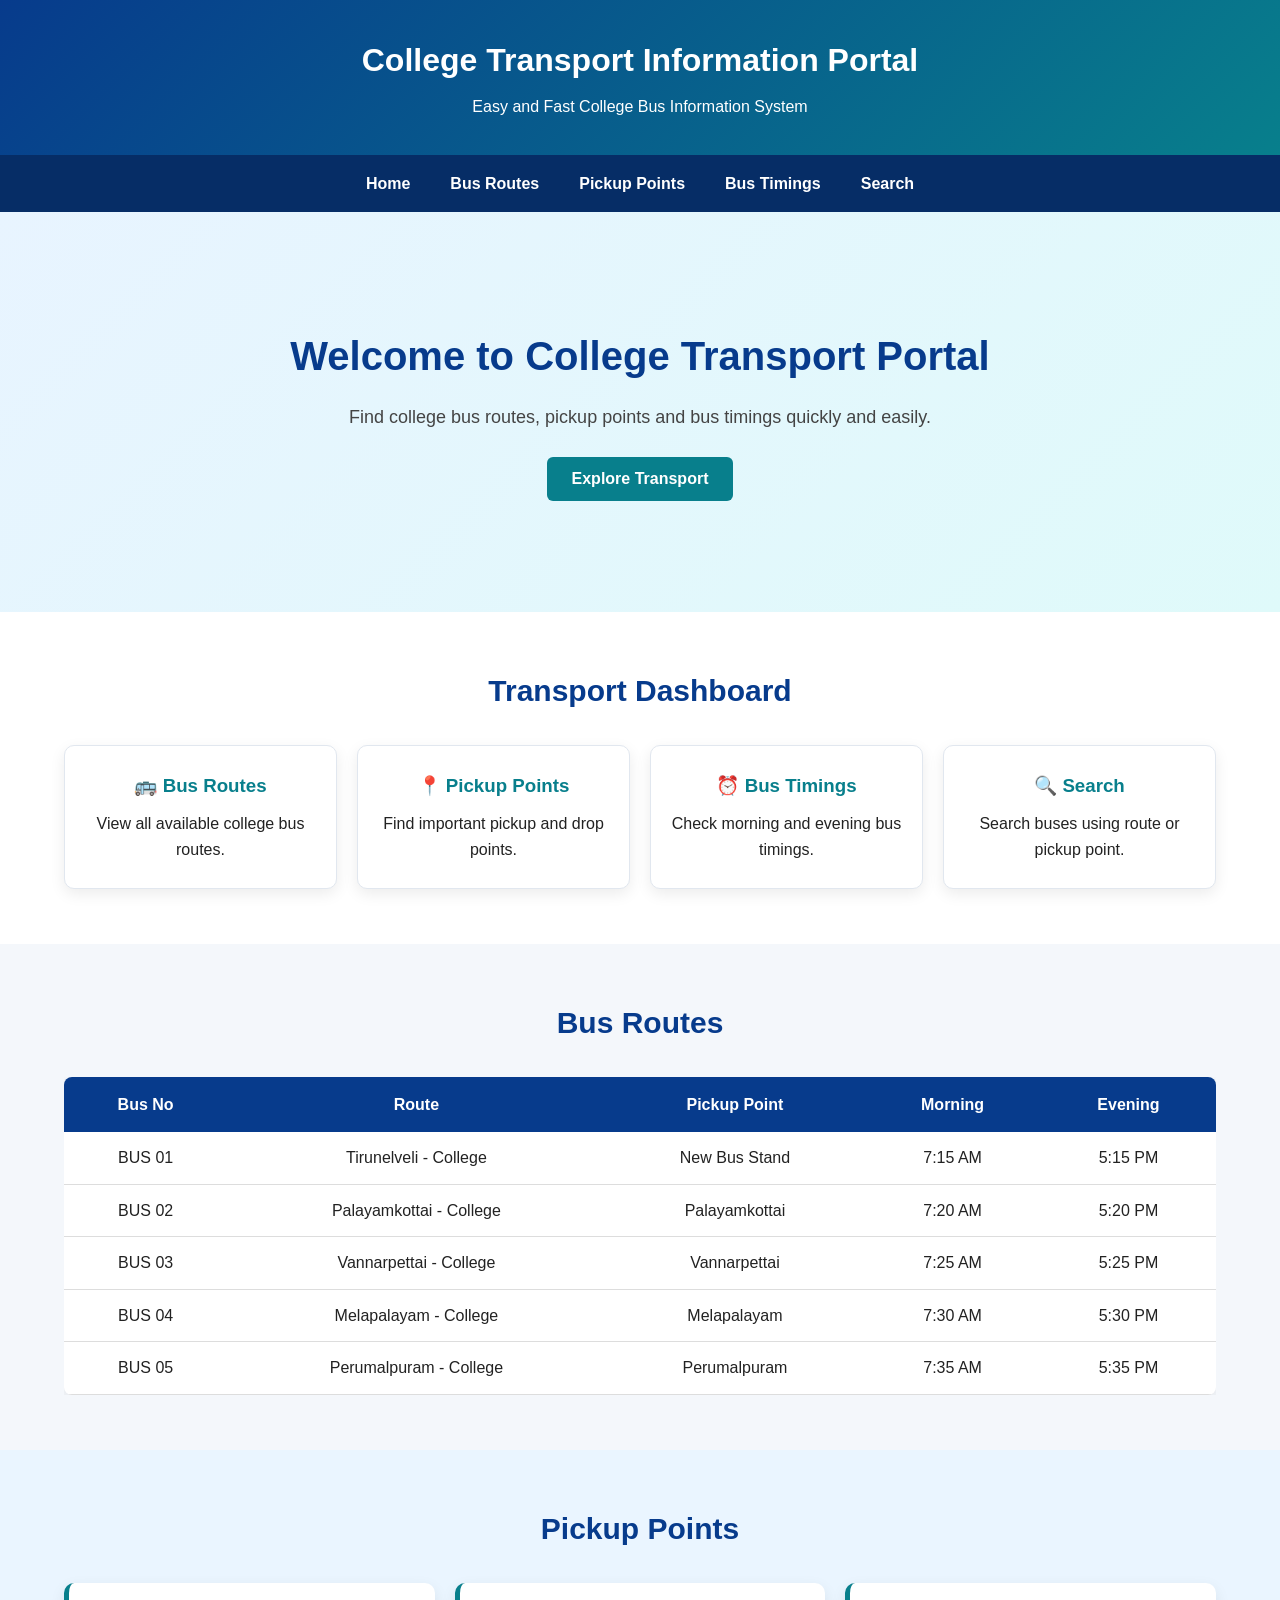
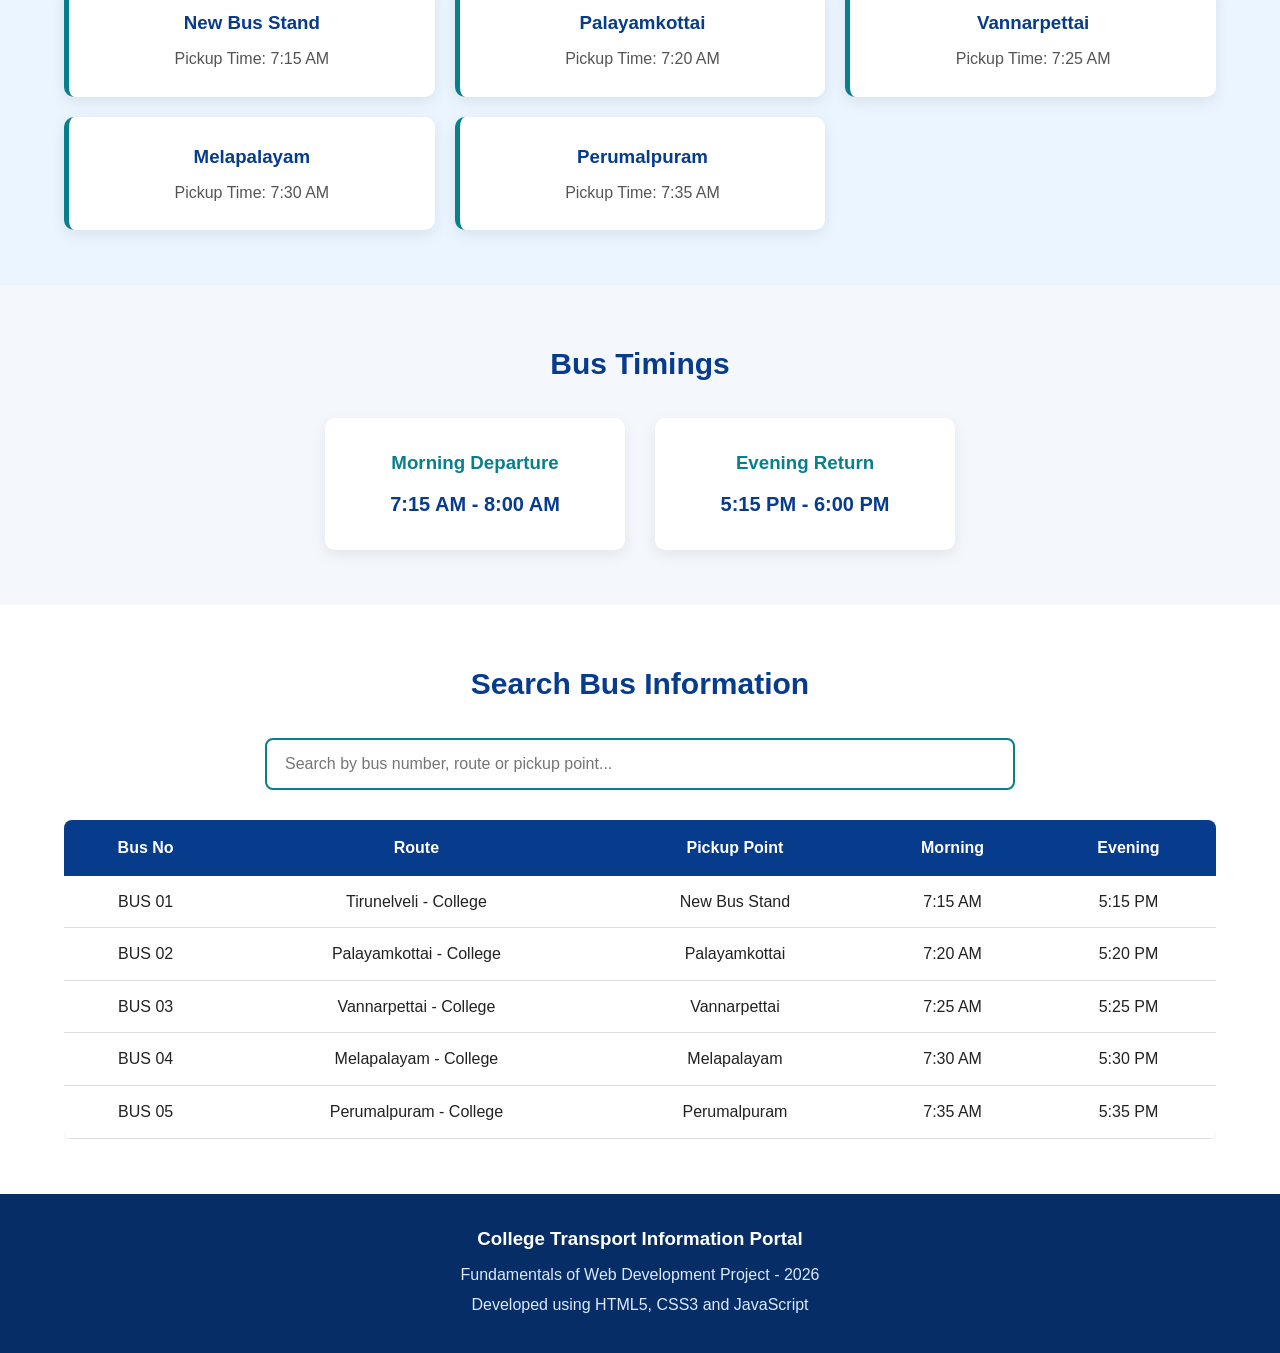
<file: 4/index.html>
<!DOCTYPE html>
<html lang="en">
<head>
    <meta charset="UTF-8">
    <meta name="viewport" content="width=device-width, initial-scale=1.0">

    <title>College Transport Information Portal E HEMANATHAN</title>

    <!-- CSS File -->
    <link rel="stylesheet" href="style.css">
</head>

<body>

    <!-- Header -->
    <header class="header">
        <div class="container">
            <h1>College Transport Information Portal</h1>
            <p>Easy and Fast College Bus Information System</p>
        </div>
    </header>

    <!-- Navigation -->
    <nav class="navbar">
        <div class="container">
            <a href="#home">Home</a>
            <a href="#routes">Bus Routes</a>
            <a href="#pickup">Pickup Points</a>
            <a href="#timings">Bus Timings</a>
            <a href="#search">Search</a>
        </div>
    </nav>

    <!-- Home / Dashboard -->
    <section id="home" class="hero">
        <div class="container">
            <h2>Welcome to College Transport Portal</h2>

            <p>
                Find college bus routes, pickup points and bus timings
                quickly and easily.
            </p>

            <button onclick="showWelcomeMessage()">
                Explore Transport
            </button>
        </div>
    </section>

    <!-- Dashboard Cards -->
    <section class="dashboard">
        <div class="container">

            <h2>Transport Dashboard</h2>

            <div class="card-container">

                <div class="card">
                    <h3>🚌 Bus Routes</h3>
                    <p>View all available college bus routes.</p>
                </div>

                <div class="card">
                    <h3>📍 Pickup Points</h3>
                    <p>Find important pickup and drop points.</p>
                </div>

                <div class="card">
                    <h3>⏰ Bus Timings</h3>
                    <p>Check morning and evening bus timings.</p>
                </div>

                <div class="card">
                    <h3>🔍 Search</h3>
                    <p>Search buses using route or pickup point.</p>
                </div>

            </div>
        </div>
    </section>

    <!-- Bus Routes -->
    <section id="routes" class="section">
        <div class="container">

            <h2>Bus Routes</h2>

            <div class="table-container">

                <table>
                    <thead>
                        <tr>
                            <th>Bus No</th>
                            <th>Route</th>
                            <th>Pickup Point</th>
                            <th>Morning</th>
                            <th>Evening</th>
                        </tr>
                    </thead>

                    <tbody>

                        <tr>
                            <td>BUS 01</td>
                            <td>Tirunelveli - College</td>
                            <td>New Bus Stand</td>
                            <td>7:15 AM</td>
                            <td>5:15 PM</td>
                        </tr>

                        <tr>
                            <td>BUS 02</td>
                            <td>Palayamkottai - College</td>
                            <td>Palayamkottai</td>
                            <td>7:20 AM</td>
                            <td>5:20 PM</td>
                        </tr>

                        <tr>
                            <td>BUS 03</td>
                            <td>Vannarpettai - College</td>
                            <td>Vannarpettai</td>
                            <td>7:25 AM</td>
                            <td>5:25 PM</td>
                        </tr>

                        <tr>
                            <td>BUS 04</td>
                            <td>Melapalayam - College</td>
                            <td>Melapalayam</td>
                            <td>7:30 AM</td>
                            <td>5:30 PM</td>
                        </tr>

                        <tr>
                            <td>BUS 05</td>
                            <td>Perumalpuram - College</td>
                            <td>Perumalpuram</td>
                            <td>7:35 AM</td>
                            <td>5:35 PM</td>
                        </tr>

                    </tbody>
                </table>

            </div>
        </div>
    </section>

    <!-- Pickup Points -->
    <section id="pickup" class="section alternate">

        <div class="container">

            <h2>Pickup Points</h2>

            <div class="pickup-container">

                <div class="pickup-card">
                    <h3>New Bus Stand</h3>
                    <p>Pickup Time: 7:15 AM</p>
                </div>

                <div class="pickup-card">
                    <h3>Palayamkottai</h3>
                    <p>Pickup Time: 7:20 AM</p>
                </div>

                <div class="pickup-card">
                    <h3>Vannarpettai</h3>
                    <p>Pickup Time: 7:25 AM</p>
                </div>

                <div class="pickup-card">
                    <h3>Melapalayam</h3>
                    <p>Pickup Time: 7:30 AM</p>
                </div>

                <div class="pickup-card">
                    <h3>Perumalpuram</h3>
                    <p>Pickup Time: 7:35 AM</p>
                </div>

            </div>

        </div>

    </section>

    <!-- Bus Timings -->
    <section id="timings" class="section">

        <div class="container">

            <h2>Bus Timings</h2>

            <div class="timing-box">

                <div>
                    <h3>Morning Departure</h3>
                    <p>7:15 AM - 8:00 AM</p>
                </div>

                <div>
                    <h3>Evening Return</h3>
                    <p>5:15 PM - 6:00 PM</p>
                </div>

            </div>

        </div>

    </section>

    <!-- Search / Filter -->
    <section id="search" class="section search-section">

        <div class="container">

            <h2>Search Bus Information</h2>

            <input
                type="text"
                id="searchInput"
                placeholder="Search by bus number, route or pickup point..."
                onkeyup="searchBus()"
            >

            <div class="table-container">

                <table id="busTable">

                    <thead>
                        <tr>
                            <th>Bus No</th>
                            <th>Route</th>
                            <th>Pickup Point</th>
                            <th>Morning</th>
                            <th>Evening</th>
                        </tr>
                    </thead>

                    <tbody>

                        <tr>
                            <td>BUS 01</td>
                            <td>Tirunelveli - College</td>
                            <td>New Bus Stand</td>
                            <td>7:15 AM</td>
                            <td>5:15 PM</td>
                        </tr>

                        <tr>
                            <td>BUS 02</td>
                            <td>Palayamkottai - College</td>
                            <td>Palayamkottai</td>
                            <td>7:20 AM</td>
                            <td>5:20 PM</td>
                        </tr>

                        <tr>
                            <td>BUS 03</td>
                            <td>Vannarpettai - College</td>
                            <td>Vannarpettai</td>
                            <td>7:25 AM</td>
                            <td>5:25 PM</td>
                        </tr>

                        <tr>
                            <td>BUS 04</td>
                            <td>Melapalayam - College</td>
                            <td>Melapalayam</td>
                            <td>7:30 AM</td>
                            <td>5:30 PM</td>
                        </tr>

                        <tr>
                            <td>BUS 05</td>
                            <td>Perumalpuram - College</td>
                            <td>Perumalpuram</td>
                            <td>7:35 AM</td>
                            <td>5:35 PM</td>
                        </tr>

                    </tbody>

                </table>

            </div>

        </div>

    </section>

    <!-- Footer -->
    <footer class="footer">

        <div class="container">

            <h3>College Transport Information Portal</h3>

            <p>
                Fundamentals of Web Development Project - 2026
            </p>

            <p>
                Developed using HTML5, CSS3 and JavaScript
            </p>

        </div>

    </footer>

    <!-- JavaScript File -->
    <script src="script.js"></script>

</body>
</html>
</file>
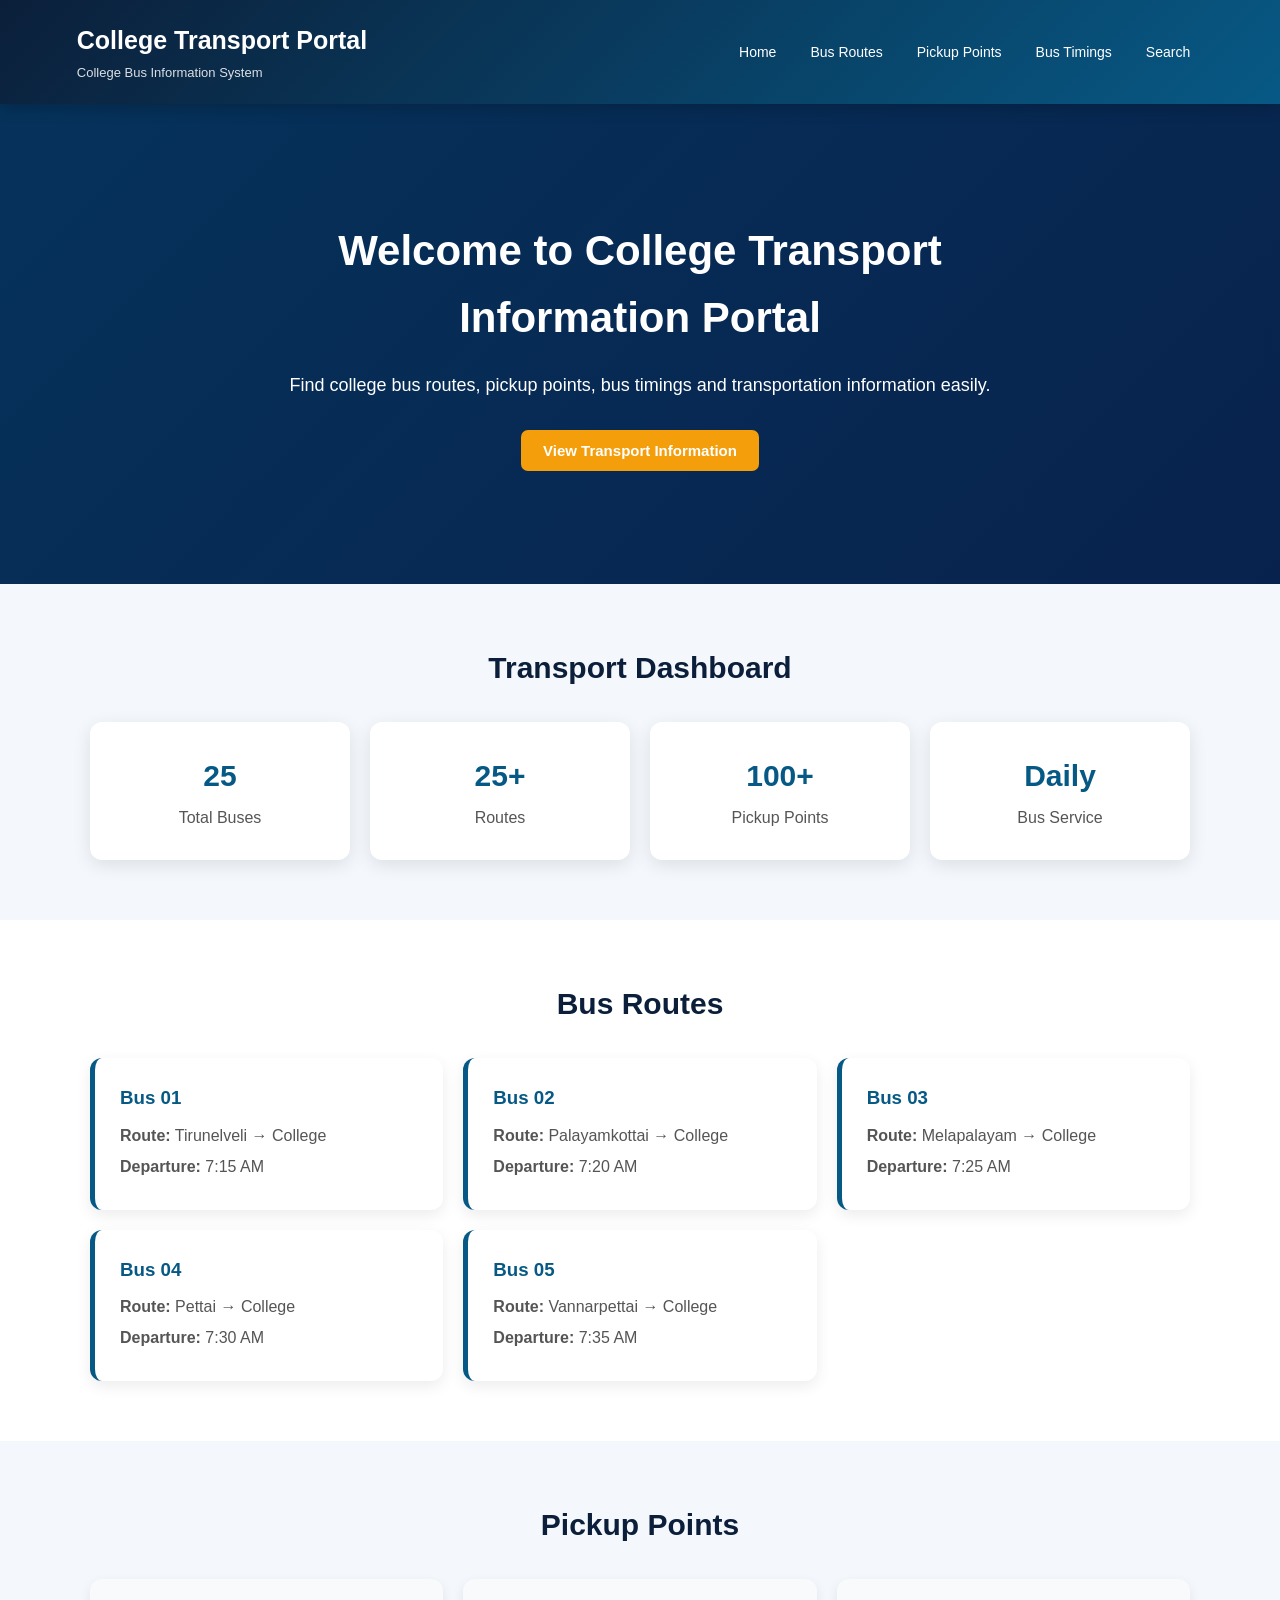
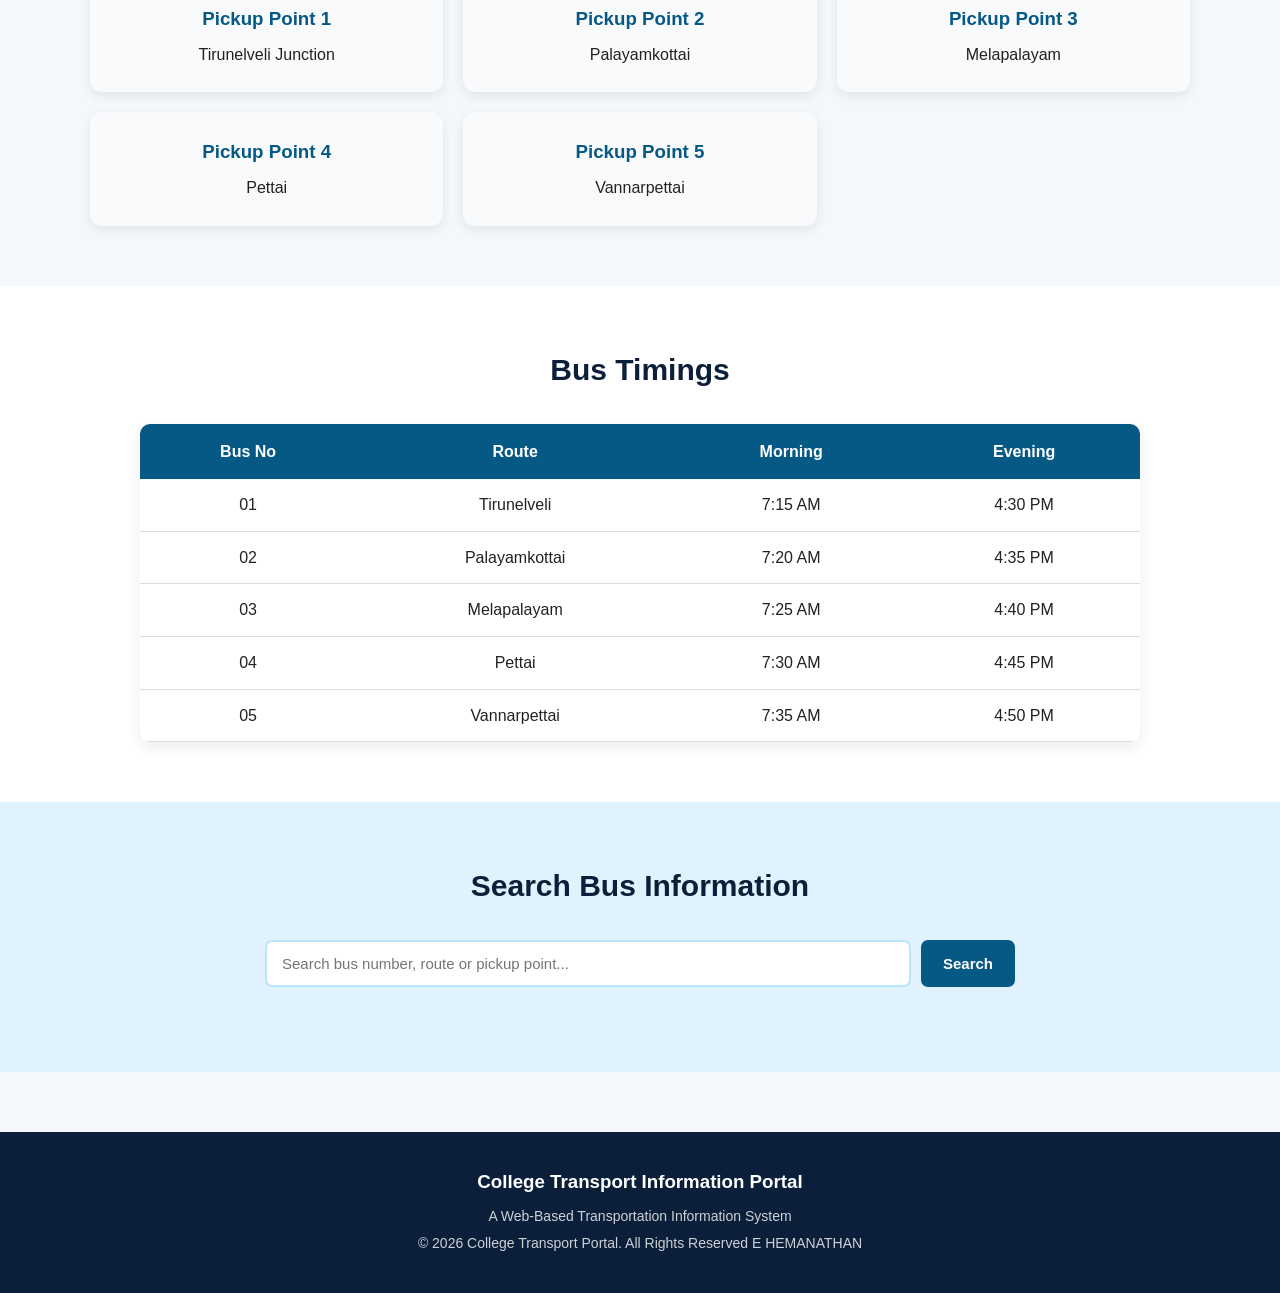
<file: 5/index.html>
<!DOCTYPE html>
<html lang="en">
<head>
    <meta charset="UTF-8">
    <meta name="viewport" content="width=device-width, initial-scale=1.0">

    <title>College Transport Information Portal</title>

    <link rel="stylesheet" href="style.css">
</head>

<body>

    <!-- Header -->
    <header>
        <div class="logo">
            <h1>College Transport Portal</h1>
            <p>College Bus Information System</p>
        </div>

        <nav>
            <a href="#home">Home</a>
            <a href="#routes">Bus Routes</a>
            <a href="#pickup">Pickup Points</a>
            <a href="#timings">Bus Timings</a>
            <a href="#search">Search</a>
        </nav>
    </header>


    <!-- Home / Dashboard -->
    <section id="home" class="hero">

        <div class="hero-content">
            <h2>Welcome to College Transport Information Portal</h2>

            <p>
                Find college bus routes, pickup points, bus timings
                and transportation information easily.
            </p>

            <button onclick="showTransportInfo()">
                View Transport Information
            </button>
        </div>

    </section>


    <!-- Dashboard Statistics -->
    <section class="dashboard">

        <h2>Transport Dashboard</h2>

        <div class="dashboard-container">

            <div class="dashboard-card">
                <h3>25</h3>
                <p>Total Buses</p>
            </div>

            <div class="dashboard-card">
                <h3>25+</h3>
                <p>Routes</p>
            </div>

            <div class="dashboard-card">
                <h3>100+</h3>
                <p>Pickup Points</p>
            </div>

            <div class="dashboard-card">
                <h3>Daily</h3>
                <p>Bus Service</p>
            </div>

        </div>

    </section>


    <!-- Bus Routes -->
    <section id="routes" class="section">

        <h2>Bus Routes</h2>

        <div class="route-container">

            <div class="route-card">
                <h3>Bus 01</h3>
                <p><strong>Route:</strong> Tirunelveli → College</p>
                <p><strong>Departure:</strong> 7:15 AM</p>
            </div>

            <div class="route-card">
                <h3>Bus 02</h3>
                <p><strong>Route:</strong> Palayamkottai → College</p>
                <p><strong>Departure:</strong> 7:20 AM</p>
            </div>

            <div class="route-card">
                <h3>Bus 03</h3>
                <p><strong>Route:</strong> Melapalayam → College</p>
                <p><strong>Departure:</strong> 7:25 AM</p>
            </div>

            <div class="route-card">
                <h3>Bus 04</h3>
                <p><strong>Route:</strong> Pettai → College</p>
                <p><strong>Departure:</strong> 7:30 AM</p>
            </div>

            <div class="route-card">
                <h3>Bus 05</h3>
                <p><strong>Route:</strong> Vannarpettai → College</p>
                <p><strong>Departure:</strong> 7:35 AM</p>
            </div>

        </div>

    </section>


    <!-- Pickup Points -->
    <section id="pickup" class="section">

        <h2>Pickup Points</h2>

        <div class="pickup-container">

            <div class="pickup-card">
                <h3>Pickup Point 1</h3>
                <p>Tirunelveli Junction</p>
            </div>

            <div class="pickup-card">
                <h3>Pickup Point 2</h3>
                <p>Palayamkottai</p>
            </div>

            <div class="pickup-card">
                <h3>Pickup Point 3</h3>
                <p>Melapalayam</p>
            </div>

            <div class="pickup-card">
                <h3>Pickup Point 4</h3>
                <p>Pettai</p>
            </div>

            <div class="pickup-card">
                <h3>Pickup Point 5</h3>
                <p>Vannarpettai</p>
            </div>

        </div>

    </section>


    <!-- Bus Timings -->
    <section id="timings" class="section">

        <h2>Bus Timings</h2>

        <table>

            <thead>
                <tr>
                    <th>Bus No</th>
                    <th>Route</th>
                    <th>Morning</th>
                    <th>Evening</th>
                </tr>
            </thead>

            <tbody>

                <tr>
                    <td>01</td>
                    <td>Tirunelveli</td>
                    <td>7:15 AM</td>
                    <td>4:30 PM</td>
                </tr>

                <tr>
                    <td>02</td>
                    <td>Palayamkottai</td>
                    <td>7:20 AM</td>
                    <td>4:35 PM</td>
                </tr>

                <tr>
                    <td>03</td>
                    <td>Melapalayam</td>
                    <td>7:25 AM</td>
                    <td>4:40 PM</td>
                </tr>

                <tr>
                    <td>04</td>
                    <td>Pettai</td>
                    <td>7:30 AM</td>
                    <td>4:45 PM</td>
                </tr>

                <tr>
                    <td>05</td>
                    <td>Vannarpettai</td>
                    <td>7:35 AM</td>
                    <td>4:50 PM</td>
                </tr>

            </tbody>

        </table>

    </section>


    <!-- Search / Filter -->
    <section id="search" class="section search-section">

        <h2>Search Bus Information</h2>

        <div class="search-box">

            <input
                type="text"
                id="searchInput"
                placeholder="Search bus number, route or pickup point..."
            >

            <button onclick="searchBus()">
                Search
            </button>

        </div>

        <div id="searchResult"></div>

    </section>


    <!-- JavaScript Message Area -->
    <section id="message" class="message-section">

        <h2 id="messageText"></h2>

    </section>


    <!-- Footer -->
    <footer>

        <h3>College Transport Information Portal</h3>

        <p>
            A Web-Based Transportation Information System
        </p>

        <p>
            © 2026 College Transport Portal. All Rights Reserved E HEMANATHAN
        </p>

    </footer>


    <!-- JavaScript -->
    <script src="script.js"></script>

</body>
</html>
</file>
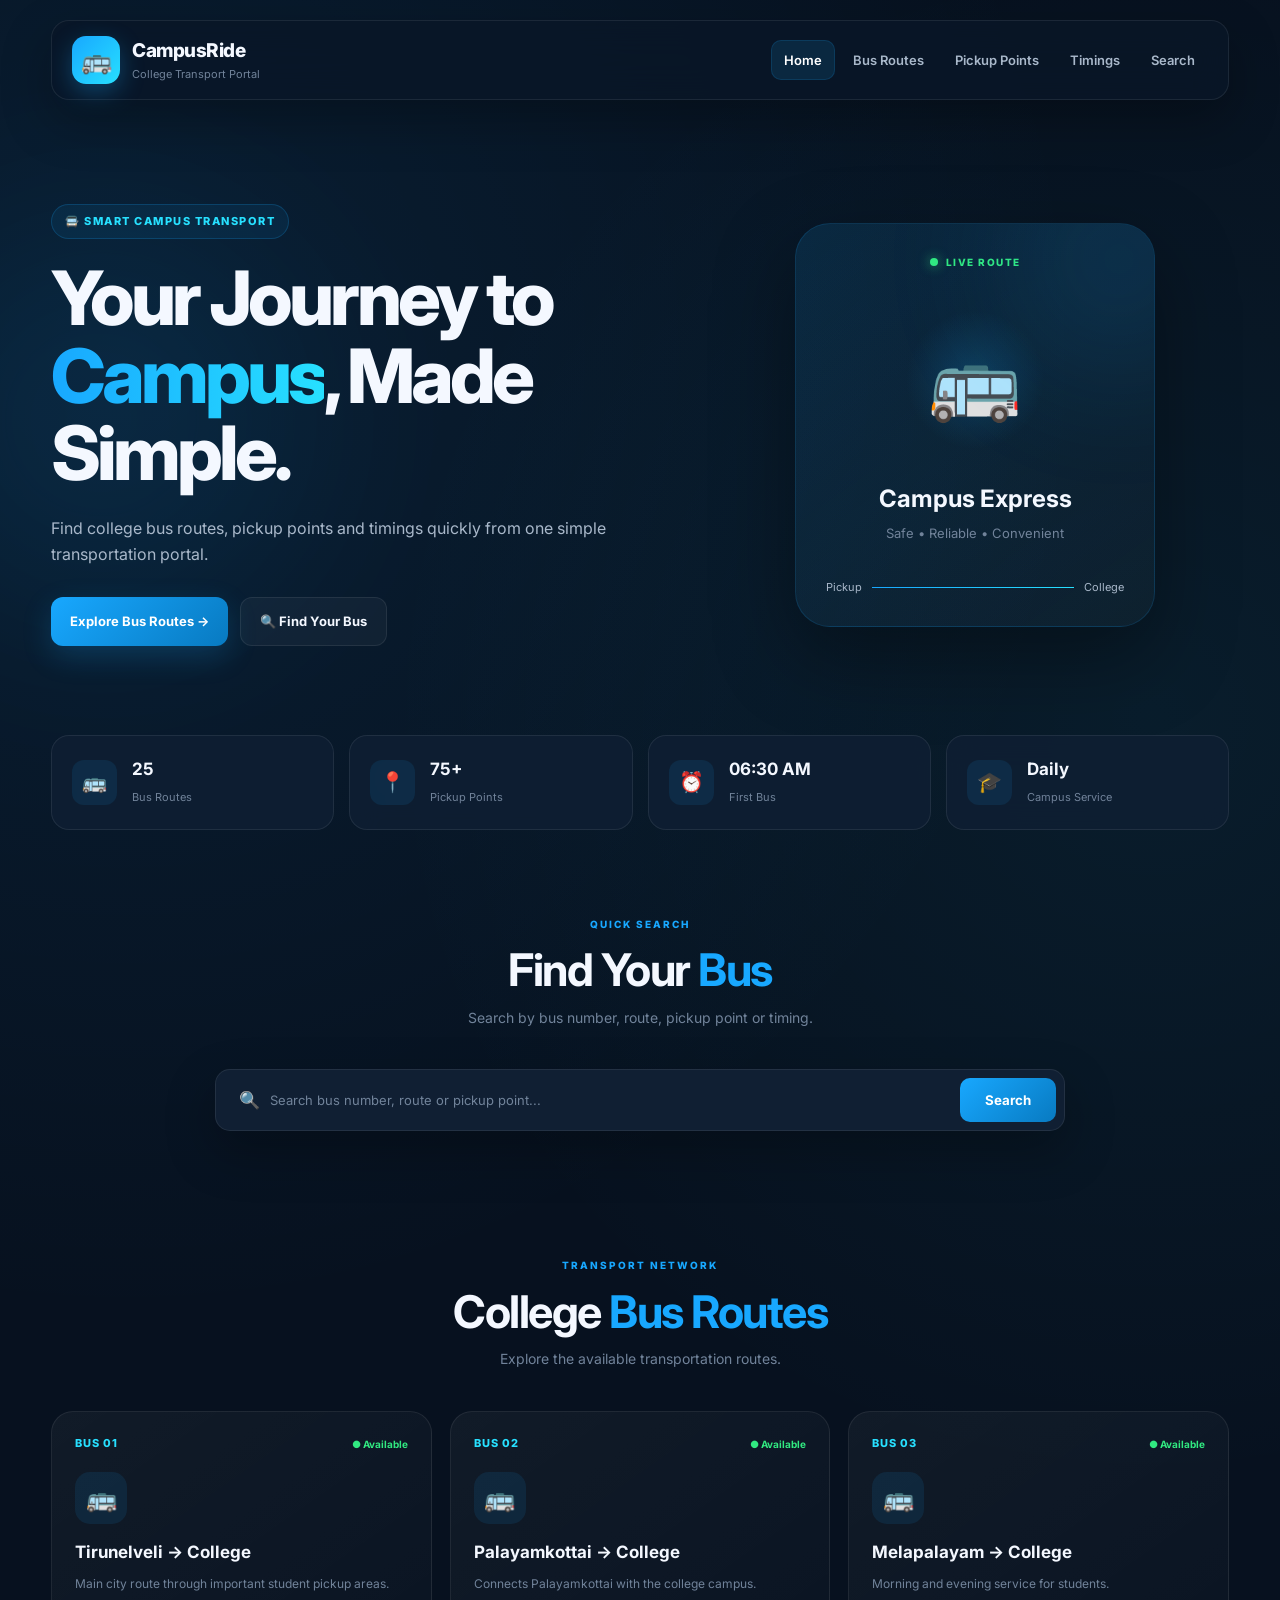
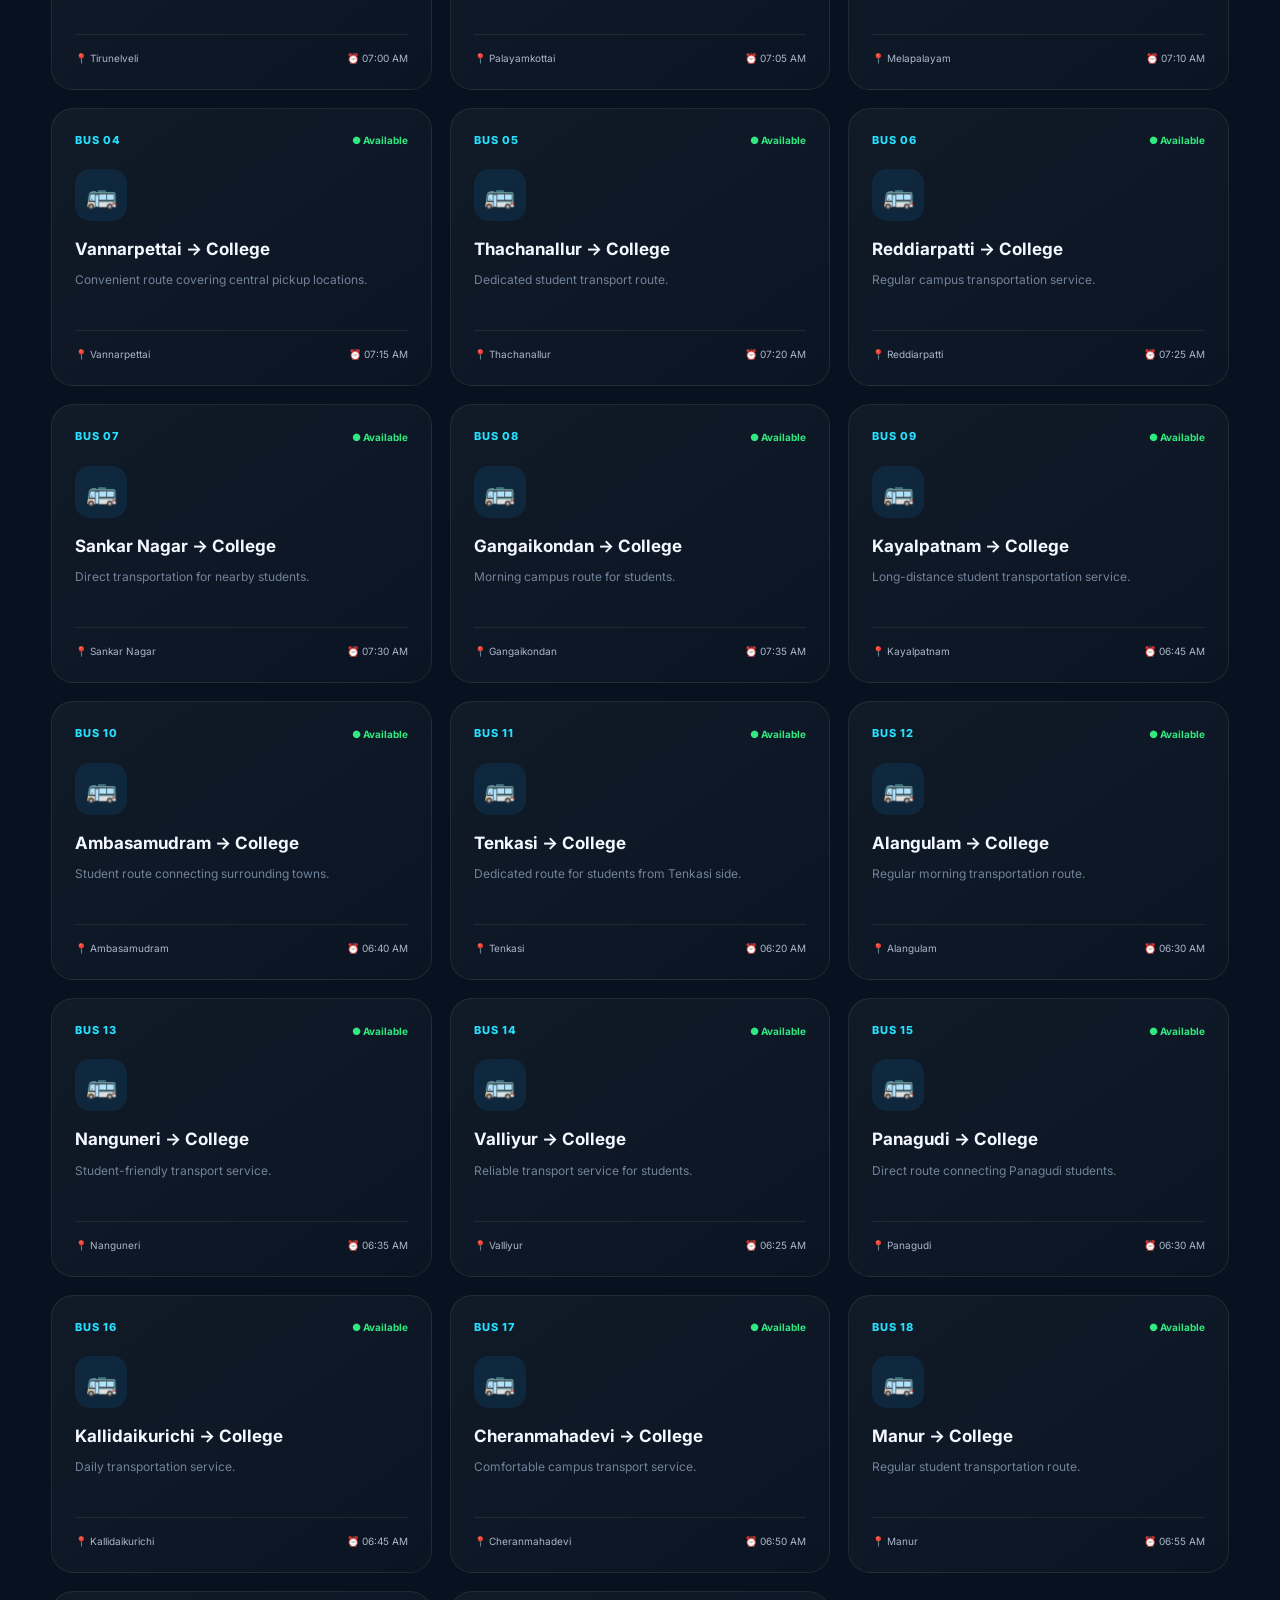
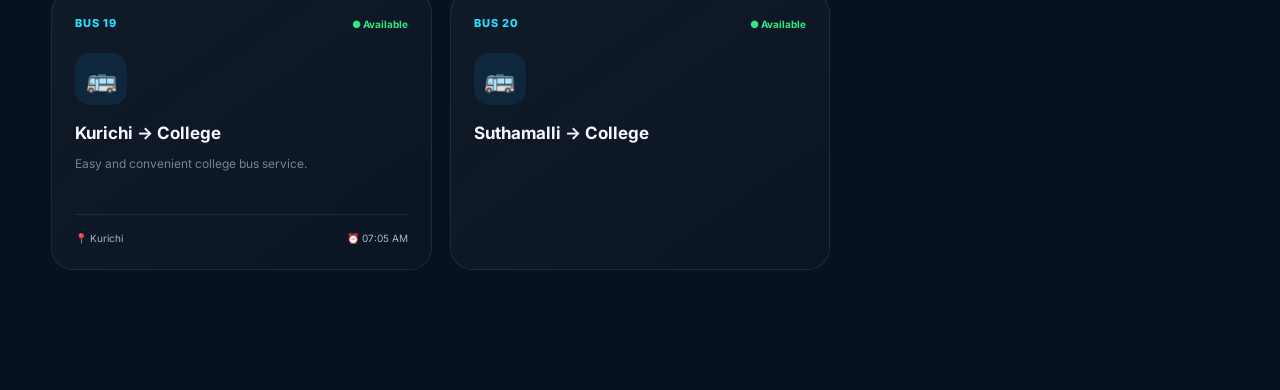
<file: 6/index.html>
<!DOCTYPE html>
<html lang="en">
<head>
    <meta charset="UTF-8">
    <meta name="viewport" content="width=device-width, initial-scale=1.0">

    <title>College Transport Information Portal E HEMANATHAN</title>

    <!-- Google Font -->
    <link rel="preconnect" href="https://fonts.googleapis.com">
    <link rel="preconnect" href="https://fonts.gstatic.com" crossorigin>
    <link href="https://fonts.googleapis.com/css2?family=Inter:wght@400;500;600;700;800&display=swap" rel="stylesheet">

    <!-- CSS file -->
    <link rel="stylesheet" href="style.css">
</head>

<body>

    <!-- ================= HEADER ================= -->

    <header class="header">

        <div class="logo-area">
            <div class="logo-icon">🚌</div>

            <div>
                <h1>CampusRide</h1>
                <p>College Transport Portal</p>
            </div>
        </div>

        <nav class="navbar">
            <a href="#home" class="active">Home</a>
            <a href="#routes">Bus Routes</a>
            <a href="#pickup">Pickup Points</a>
            <a href="#timings">Timings</a>
            <a href="#search">Search</a>
        </nav>

        <button class="menu-btn" id="menuBtn">
            ☰
        </button>

    </header>


    <!-- ================= MAIN ================= -->

    <main>


        <!-- ================= HERO / HOME ================= -->

        <section class="hero" id="home">

            <div class="hero-content">

                <span class="hero-tag">
                    🚍 SMART CAMPUS TRANSPORT
                </span>

                <h2>
                    Your Journey to
                    <span>Campus</span>,
                    Made Simple.
                </h2>

                <p>
                    Find college bus routes, pickup points and timings
                    quickly from one simple transportation portal.
                </p>

                <div class="hero-buttons">
                    <a href="#routes" class="primary-btn">
                        Explore Bus Routes →
                    </a>

                    <a href="#search" class="secondary-btn">
                        🔍 Find Your Bus
                    </a>
                </div>

            </div>


            <!-- Hero Visual -->

            <div class="hero-visual">

                <div class="bus-card">

                    <div class="bus-card-top">
                        <span class="status-dot"></span>
                        <span>LIVE ROUTE</span>
                    </div>

                    <div class="bus-icon-large">
                        🚌
                    </div>

                    <h3>Campus Express</h3>

                    <p>
                        Safe • Reliable • Convenient
                    </p>

                    <div class="route-line">
                        <span>Pickup</span>
                        <span class="line"></span>
                        <span>College</span>
                    </div>

                </div>

            </div>

        </section>


        <!-- ================= STATISTICS ================= -->

        <section class="stats-section">

            <div class="stat-card">
                <div class="stat-icon">🚌</div>
                <div>
                    <strong>25</strong>
                    <span>Bus Routes</span>
                </div>
            </div>

            <div class="stat-card">
                <div class="stat-icon">📍</div>
                <div>
                    <strong>75+</strong>
                    <span>Pickup Points</span>
                </div>
            </div>

            <div class="stat-card">
                <div class="stat-icon">⏰</div>
                <div>
                    <strong>06:30 AM</strong>
                    <span>First Bus</span>
                </div>
            </div>

            <div class="stat-card">
                <div class="stat-icon">🎓</div>
                <div>
                    <strong>Daily</strong>
                    <span>Campus Service</span>
                </div>
            </div>

        </section>


        <!-- ================= SEARCH ================= -->

        <section class="search-section" id="search">

            <div class="section-heading">

                <span>QUICK SEARCH</span>

                <h2>
                    Find Your <span>Bus</span>
                </h2>

                <p>
                    Search by bus number, route, pickup point or timing.
                </p>

            </div>


            <div class="search-box">

                <div class="search-input-wrapper">

                    <span>🔍</span>

                    <input
                        type="text"
                        id="searchInput"
                        placeholder="Search bus number, route or pickup point..."
                    >

                </div>

                <button id="searchBtn" class="search-btn">
                    Search
                </button>

            </div>

            <div id="searchResult" class="search-result"></div>

        </section>


        <!-- ================= BUS ROUTES ================= -->

        <section class="routes-section" id="routes">

            <div class="section-heading">

                <span>TRANSPORT NETWORK</span>

                <h2>
                    College <span>Bus Routes</span>
                </h2>

                <p>
                    Explore the available transportation routes.
                </p>

            </div>


            <div class="route-grid" id="routeGrid">


                <!-- BUS 01 -->

                <article class="route-card">

                    <div class="route-header">
                        <span class="bus-number">BUS 01</span>
                        <span class="available">● Available</span>
                    </div>

                    <div class="route-icon">🚌</div>

                    <h3>Tirunelveli → College</h3>

                    <p class="route-description">
                        Main city route through important student pickup areas.
                    </p>

                    <div class="route-details">
                        <span>📍 Tirunelveli</span>
                        <span>⏰ 07:00 AM</span>
                    </div>

                </article>


                <!-- BUS 02 -->

                <article class="route-card">

                    <div class="route-header">
                        <span class="bus-number">BUS 02</span>
                        <span class="available">● Available</span>
                    </div>

                    <div class="route-icon">🚌</div>

                    <h3>Palayamkottai → College</h3>

                    <p class="route-description">
                        Connects Palayamkottai with the college campus.
                    </p>

                    <div class="route-details">
                        <span>📍 Palayamkottai</span>
                        <span>⏰ 07:05 AM</span>
                    </div>

                </article>


                <!-- BUS 03 -->

                <article class="route-card">

                    <div class="route-header">
                        <span class="bus-number">BUS 03</span>
                        <span class="available">● Available</span>
                    </div>

                    <div class="route-icon">🚌</div>

                    <h3>Melapalayam → College</h3>

                    <p class="route-description">
                        Morning and evening service for students.
                    </p>

                    <div class="route-details">
                        <span>📍 Melapalayam</span>
                        <span>⏰ 07:10 AM</span>
                    </div>

                </article>


                <!-- BUS 04 -->

                <article class="route-card">

                    <div class="route-header">
                        <span class="bus-number">BUS 04</span>
                        <span class="available">● Available</span>
                    </div>

                    <div class="route-icon">🚌</div>

                    <h3>Vannarpettai → College</h3>

                    <p class="route-description">
                        Convenient route covering central pickup locations.
                    </p>

                    <div class="route-details">
                        <span>📍 Vannarpettai</span>
                        <span>⏰ 07:15 AM</span>
                    </div>

                </article>


                <!-- BUS 05 -->

                <article class="route-card">

                    <div class="route-header">
                        <span class="bus-number">BUS 05</span>
                        <span class="available">● Available</span>
                    </div>

                    <div class="route-icon">🚌</div>

                    <h3>Thachanallur → College</h3>

                    <p class="route-description">
                        Dedicated student transport route.
                    </p>

                    <div class="route-details">
                        <span>📍 Thachanallur</span>
                        <span>⏰ 07:20 AM</span>
                    </div>

                </article>


                <!-- BUS 06 -->

                <article class="route-card">

                    <div class="route-header">
                        <span class="bus-number">BUS 06</span>
                        <span class="available">● Available</span>
                    </div>

                    <div class="route-icon">🚌</div>

                    <h3>Reddiarpatti → College</h3>

                    <p class="route-description">
                        Regular campus transportation service.
                    </p>

                    <div class="route-details">
                        <span>📍 Reddiarpatti</span>
                        <span>⏰ 07:25 AM</span>
                    </div>

                </article>


                <!-- BUS 07 -->

                <article class="route-card">

                    <div class="route-header">
                        <span class="bus-number">BUS 07</span>
                        <span class="available">● Available</span>
                    </div>

                    <div class="route-icon">🚌</div>

                    <h3>Sankar Nagar → College</h3>

                    <p class="route-description">
                        Direct transportation for nearby students.
                    </p>

                    <div class="route-details">
                        <span>📍 Sankar Nagar</span>
                        <span>⏰ 07:30 AM</span>
                    </div>

                </article>


                <!-- BUS 08 -->

                <article class="route-card">

                    <div class="route-header">
                        <span class="bus-number">BUS 08</span>
                        <span class="available">● Available</span>
                    </div>

                    <div class="route-icon">🚌</div>

                    <h3>Gangaikondan → College</h3>

                    <p class="route-description">
                        Morning campus route for students.
                    </p>

                    <div class="route-details">
                        <span>📍 Gangaikondan</span>
                        <span>⏰ 07:35 AM</span>
                    </div>

                </article>


                <!-- BUS 09 -->

                <article class="route-card">

                    <div class="route-header">
                        <span class="bus-number">BUS 09</span>
                        <span class="available">● Available</span>
                    </div>

                    <div class="route-icon">🚌</div>

                    <h3>Kayalpatnam → College</h3>

                    <p class="route-description">
                        Long-distance student transportation service.
                    </p>

                    <div class="route-details">
                        <span>📍 Kayalpatnam</span>
                        <span>⏰ 06:45 AM</span>
                    </div>

                </article>


                <!-- BUS 10 -->

                <article class="route-card">

                    <div class="route-header">
                        <span class="bus-number">BUS 10</span>
                        <span class="available">● Available</span>
                    </div>

                    <div class="route-icon">🚌</div>

                    <h3>Ambasamudram → College</h3>

                    <p class="route-description">
                        Student route connecting surrounding towns.
                    </p>

                    <div class="route-details">
                        <span>📍 Ambasamudram</span>
                        <span>⏰ 06:40 AM</span>
                    </div>

                </article>


                <!-- BUS 11 -->

                <article class="route-card">

                    <div class="route-header">
                        <span class="bus-number">BUS 11</span>
                        <span class="available">● Available</span>
                    </div>

                    <div class="route-icon">🚌</div>

                    <h3>Tenkasi → College</h3>

                    <p class="route-description">
                        Dedicated route for students from Tenkasi side.
                    </p>

                    <div class="route-details">
                        <span>📍 Tenkasi</span>
                        <span>⏰ 06:20 AM</span>
                    </div>

                </article>


                <!-- BUS 12 -->

                <article class="route-card">

                    <div class="route-header">
                        <span class="bus-number">BUS 12</span>
                        <span class="available">● Available</span>
                    </div>

                    <div class="route-icon">🚌</div>

                    <h3>Alangulam → College</h3>

                    <p class="route-description">
                        Regular morning transportation route.
                    </p>

                    <div class="route-details">
                        <span>📍 Alangulam</span>
                        <span>⏰ 06:30 AM</span>
                    </div>

                </article>


                <!-- BUS 13 -->

                <article class="route-card">

                    <div class="route-header">
                        <span class="bus-number">BUS 13</span>
                        <span class="available">● Available</span>
                    </div>

                    <div class="route-icon">🚌</div>

                    <h3>Nanguneri → College</h3>

                    <p class="route-description">
                        Student-friendly transport service.
                    </p>

                    <div class="route-details">
                        <span>📍 Nanguneri</span>
                        <span>⏰ 06:35 AM</span>
                    </div>

                </article>


                <!-- BUS 14 -->

                <article class="route-card">

                    <div class="route-header">
                        <span class="bus-number">BUS 14</span>
                        <span class="available">● Available</span>
                    </div>

                    <div class="route-icon">🚌</div>

                    <h3>Valliyur → College</h3>

                    <p class="route-description">
                        Reliable transport service for students.
                    </p>

                    <div class="route-details">
                        <span>📍 Valliyur</span>
                        <span>⏰ 06:25 AM</span>
                    </div>

                </article>


                <!-- BUS 15 -->

                <article class="route-card">

                    <div class="route-header">
                        <span class="bus-number">BUS 15</span>
                        <span class="available">● Available</span>
                    </div>

                    <div class="route-icon">🚌</div>

                    <h3>Panagudi → College</h3>

                    <p class="route-description">
                        Direct route connecting Panagudi students.
                    </p>

                    <div class="route-details">
                        <span>📍 Panagudi</span>
                        <span>⏰ 06:30 AM</span>
                    </div>

                </article>


                <!-- BUS 16 -->

                <article class="route-card">

                    <div class="route-header">
                        <span class="bus-number">BUS 16</span>
                        <span class="available">● Available</span>
                    </div>

                    <div class="route-icon">🚌</div>

                    <h3>Kallidaikurichi → College</h3>

                    <p class="route-description">
                        Daily transportation service.
                    </p>

                    <div class="route-details">
                        <span>📍 Kallidaikurichi</span>
                        <span>⏰ 06:45 AM</span>
                    </div>

                </article>


                <!-- BUS 17 -->

                <article class="route-card">

                    <div class="route-header">
                        <span class="bus-number">BUS 17</span>
                        <span class="available">● Available</span>
                    </div>

                    <div class="route-icon">🚌</div>

                    <h3>Cheranmahadevi → College</h3>

                    <p class="route-description">
                        Comfortable campus transport service.
                    </p>

                    <div class="route-details">
                        <span>📍 Cheranmahadevi</span>
                        <span>⏰ 06:50 AM</span>
                    </div>

                </article>


                <!-- BUS 18 -->

                <article class="route-card">

                    <div class="route-header">
                        <span class="bus-number">BUS 18</span>
                        <span class="available">● Available</span>
                    </div>

                    <div class="route-icon">🚌</div>

                    <h3>Manur → College</h3>

                    <p class="route-description">
                        Regular student transportation route.
                    </p>

                    <div class="route-details">
                        <span>📍 Manur</span>
                        <span>⏰ 06:55 AM</span>
                    </div>

                </article>


                <!-- BUS 19 -->

                <article class="route-card">

                    <div class="route-header">
                        <span class="bus-number">BUS 19</span>
                        <span class="available">● Available</span>
                    </div>

                    <div class="route-icon">🚌</div>

                    <h3>Kurichi → College</h3>

                    <p class="route-description">
                        Easy and convenient college bus service.
                    </p>

                    <div class="route-details">
                        <span>📍 Kurichi</span>
                        <span>⏰ 07:05 AM</span>
                    </div>

                </article>


                <!-- BUS 20 -->

                <article class="route-card">

                    <div class="route-header">
                        <span class="bus-number">BUS 20</span>
                        <span class="available">● Available</span>
                    </div>

                    <div class="route-icon">🚌</div>

                    <h3>Suthamalli → College</h
</file>
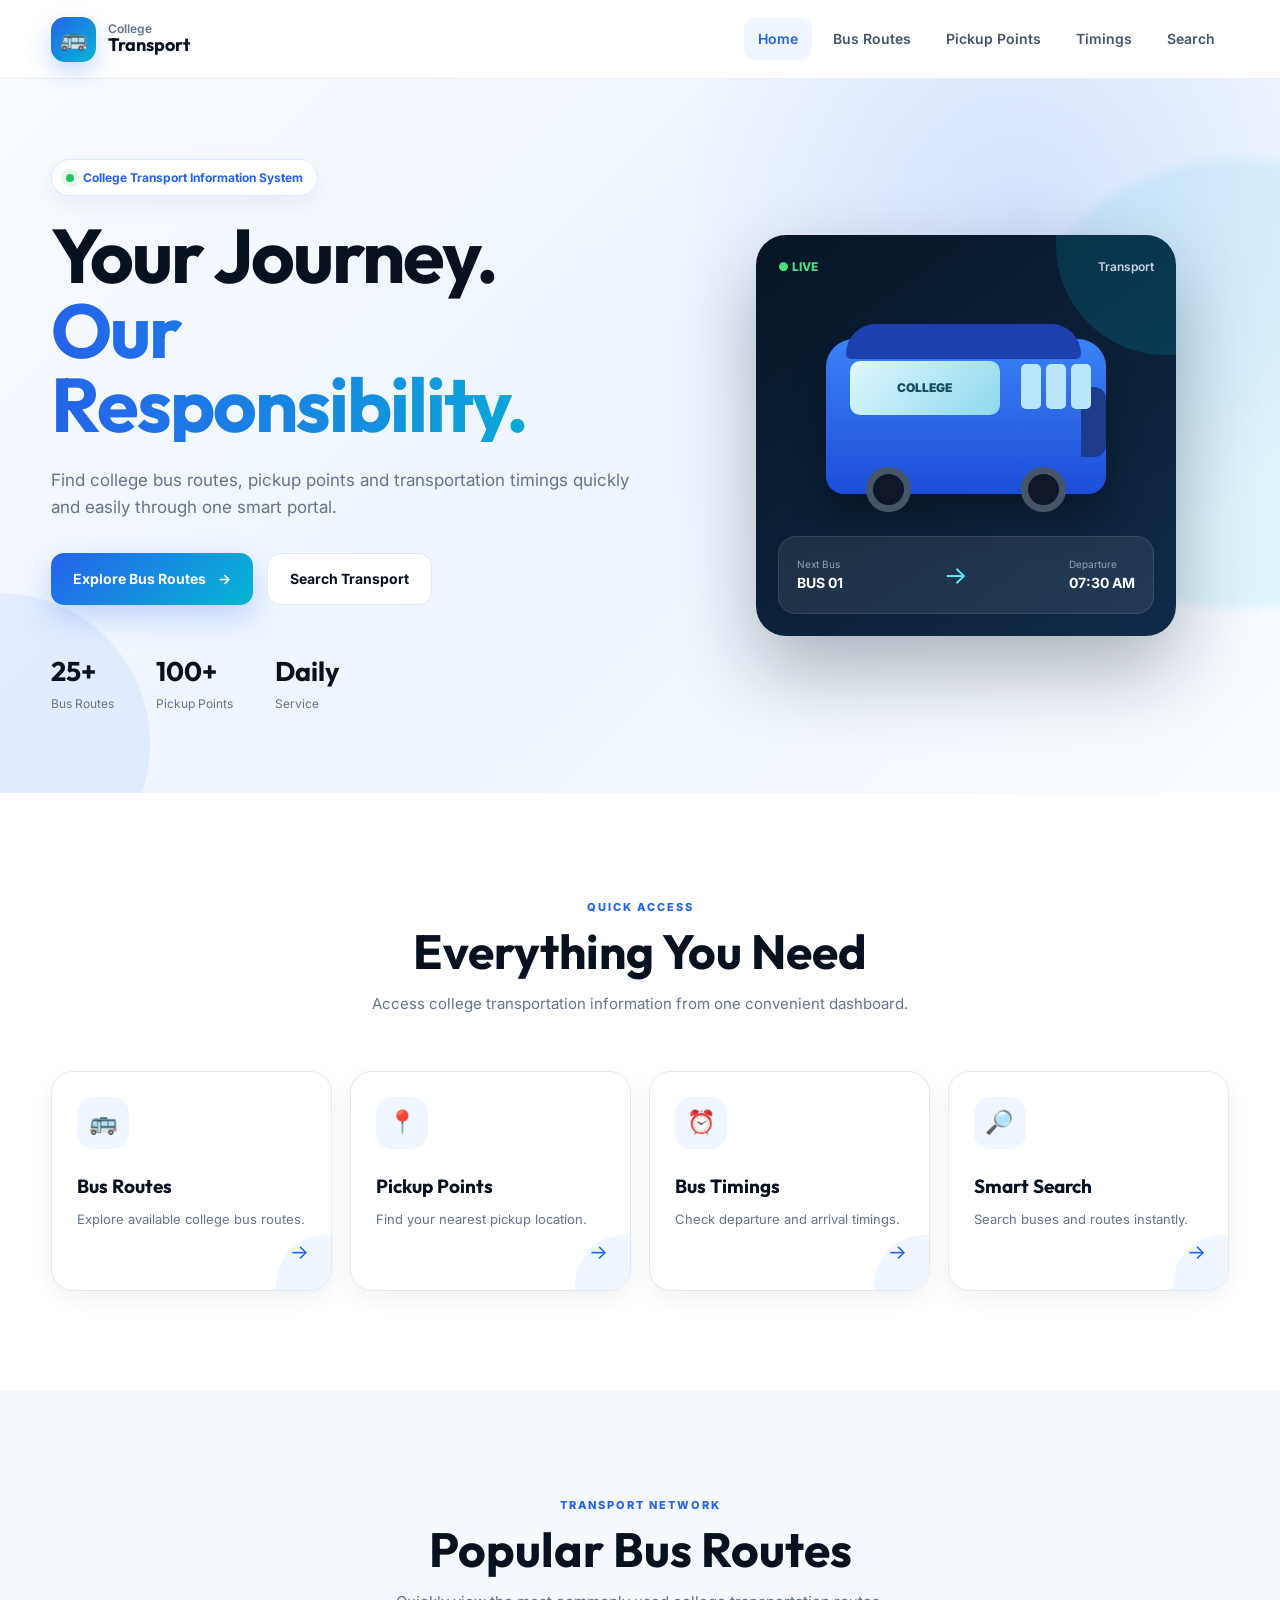
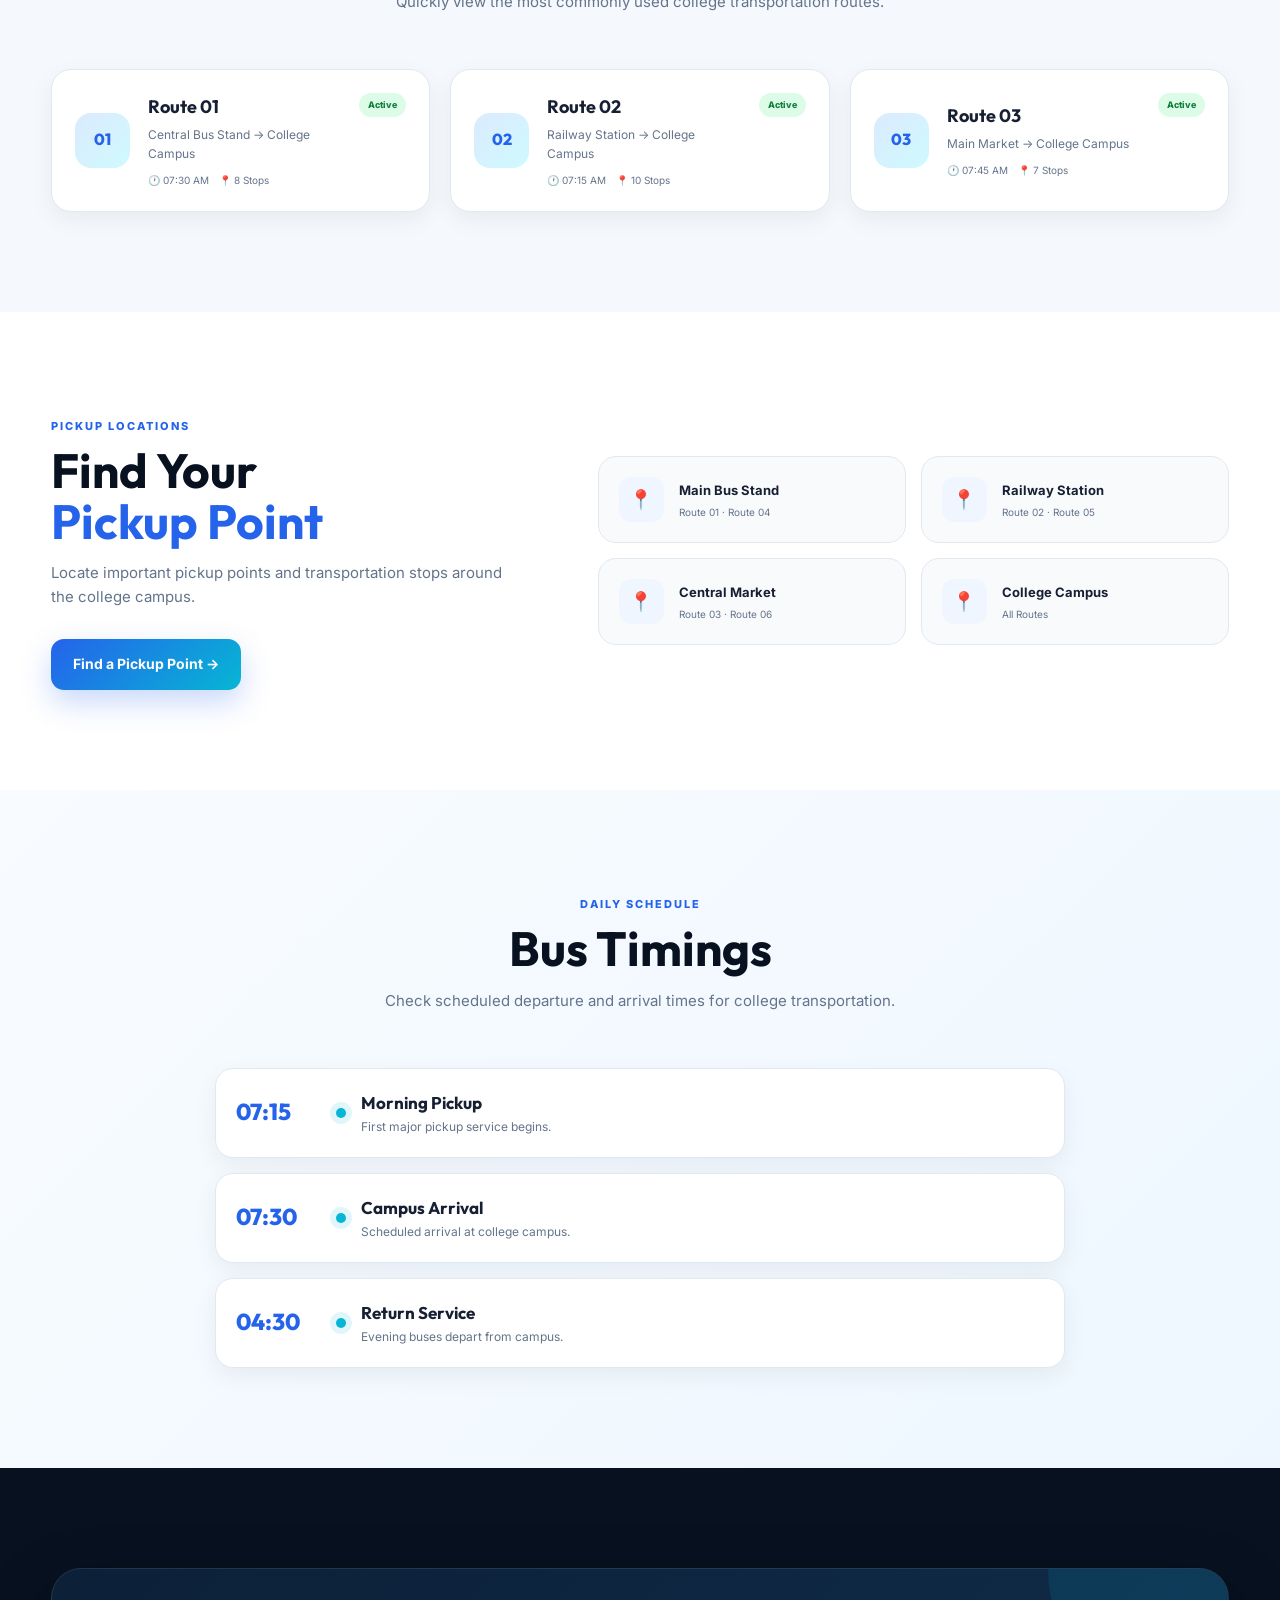
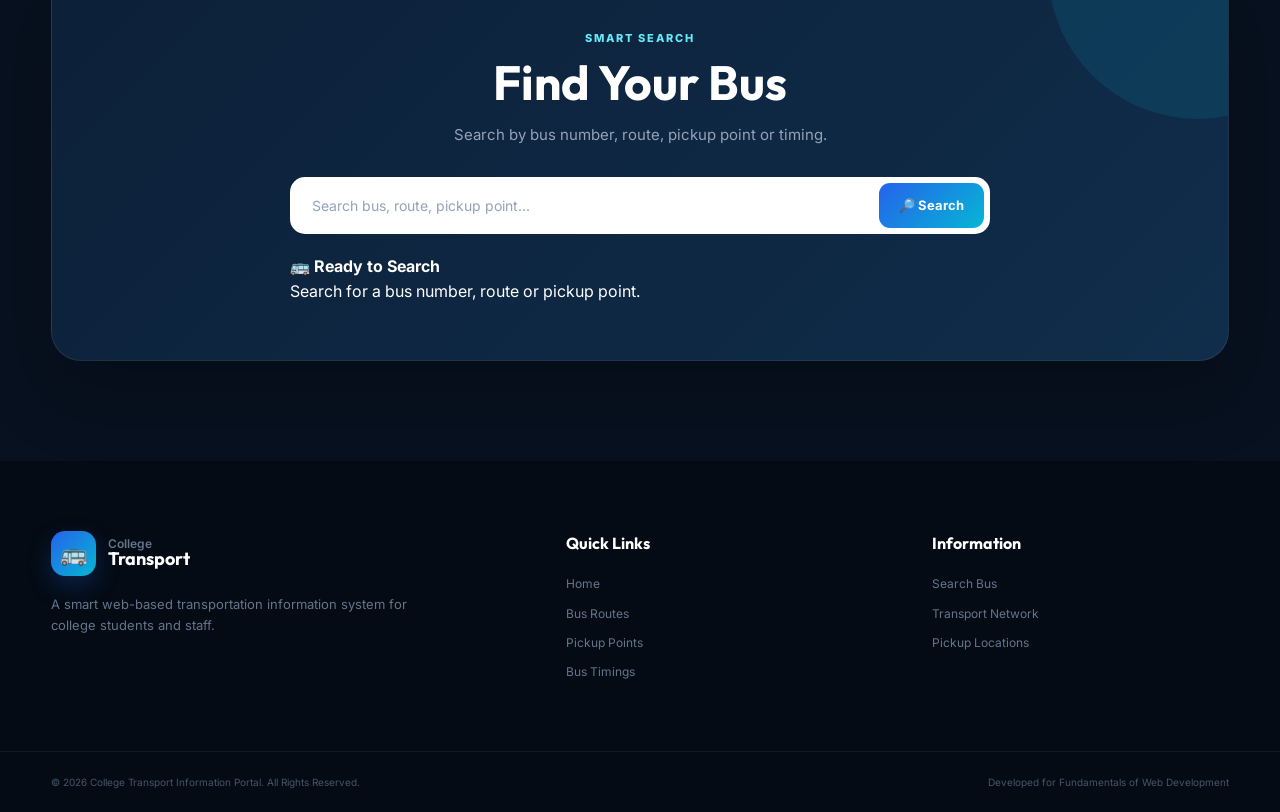
<file: 7/index.html>
<!DOCTYPE html>
<html lang="en">
<head>
    <meta charset="UTF-8">

    <meta name="viewport"
          content="width=device-width, initial-scale=1.0">

    <meta name="description"
          content="College Transport Information Portal - Bus Routes, Pickup Points and Timings">

    <title>College Transport Portal</title>

    <!-- Google Font -->
    <link rel="preconnect" href="https://fonts.googleapis.com">
    <link rel="preconnect" href="https://fonts.gstatic.com" crossorigin>

    <link href="https://fonts.googleapis.com/css2?family=Inter:wght@400;500;600;700;800&family=Outfit:wght@500;600;700;800&display=swap"
          rel="stylesheet">

    <!-- CSS will be connected later -->
    <link rel="stylesheet" href="style.css">
</head>

<body>

    <!-- =========================
         HEADER / NAVIGATION
    ========================== -->

    <header class="header">

        <div class="container nav-container">

            <a href="#" class="logo">
                <div class="logo-icon">
                    🚌
                </div>

                <div class="logo-text">
                    <span>College</span>
                    <strong>Transport</strong>
                </div>
            </a>

            <nav class="navigation">

                <a href="#home" class="nav-link active">
                    Home
                </a>

                <a href="#routes" class="nav-link">
                    Bus Routes
                </a>

                <a href="#pickup" class="nav-link">
                    Pickup Points
                </a>

                <a href="#timings" class="nav-link">
                    Timings
                </a>

                <a href="#search" class="nav-link">
                    Search
                </a>

            </nav>

            <button class="menu-btn" aria-label="Open Menu">
                ☰
            </button>

        </div>

    </header>


    <main>

        <!-- =========================
             HERO / HOME SECTION
        ========================== -->

        <section id="home" class="hero">

            <div class="hero-background"></div>

            <div class="container hero-grid">

                <div class="hero-content">

                    <div class="status-badge">
                        <span class="status-dot"></span>
                        College Transport Information System
                    </div>

                    <h1>
                        Your Journey.
                        <span>Our Responsibility.</span>
                    </h1>

                    <p class="hero-description">
                        Find college bus routes, pickup points and
                        transportation timings quickly and easily
                        through one smart portal.
                    </p>

                    <div class="hero-buttons">

                        <a href="#routes" class="primary-btn">
                            Explore Bus Routes
                            <span>→</span>
                        </a>

                        <a href="#search" class="secondary-btn">
                            Search Transport
                        </a>

                    </div>

                    <!-- Quick Statistics -->

                    <div class="hero-stats">

                        <div class="stat">
                            <strong>25+</strong>
                            <span>Bus Routes</span>
                        </div>

                        <div class="stat">
                            <strong>100+</strong>
                            <span>Pickup Points</span>
                        </div>

                        <div class="stat">
                            <strong>Daily</strong>
                            <span>Service</span>
                        </div>

                    </div>

                </div>


                <!-- Bus Visual Card -->

                <div class="hero-visual">

                    <div class="glow-circle"></div>

                    <div class="bus-card">

                        <div class="bus-card-top">

                            <span class="live-indicator">
                                ● LIVE
                            </span>

                            <span>
                                Transport
                            </span>

                        </div>

                        <div class="bus-illustration">

                            <div class="bus">
                                <div class="bus-front"></div>

                                <div class="bus-window">
                                    COLLEGE
                                </div>

                                <div class="bus-body">

                                    <div class="bus-window-small"></div>
                                    <div class="bus-window-small"></div>
                                    <div class="bus-window-small"></div>

                                </div>

                                <div class="wheel wheel-left"></div>
                                <div class="wheel wheel-right"></div>

                            </div>

                        </div>

                        <div class="route-preview">

                            <div>
                                <small>Next Bus</small>
                                <strong>BUS 01</strong>
                            </div>

                            <div class="route-arrow">
                                →
                            </div>

                            <div>
                                <small>Departure</small>
                                <strong>07:30 AM</strong>
                            </div>

                        </div>

                    </div>

                </div>

            </div>

        </section>


        <!-- =========================
             QUICK ACCESS
        ========================== -->

        <section class="quick-access">

            <div class="container">

                <div class="section-heading">

                    <span>QUICK ACCESS</span>

                    <h2>
                        Everything You Need
                    </h2>

                    <p>
                        Access college transportation information
                        from one convenient dashboard.
                    </p>

                </div>


                <div class="feature-grid">

                    <a href="#routes" class="feature-card">

                        <div class="feature-icon">
                            🚌
                        </div>

                        <div>
                            <h3>Bus Routes</h3>
                            <p>
                                Explore available college bus routes.
                            </p>
                        </div>

                        <span class="card-arrow">→</span>

                    </a>


                    <a href="#pickup" class="feature-card">

                        <div class="feature-icon">
                            📍
                        </div>

                        <div>
                            <h3>Pickup Points</h3>
                            <p>
                                Find your nearest pickup location.
                            </p>
                        </div>

                        <span class="card-arrow">→</span>

                    </a>


                    <a href="#timings" class="feature-card">

                        <div class="feature-icon">
                            ⏰
                        </div>

                        <div>
                            <h3>Bus Timings</h3>
                            <p>
                                Check departure and arrival timings.
                            </p>
                        </div>

                        <span class="card-arrow">→</span>

                    </a>


                    <a href="#search" class="feature-card">

                        <div class="feature-icon">
                            🔎
                        </div>

                        <div>
                            <h3>Smart Search</h3>
                            <p>
                                Search buses and routes instantly.
                            </p>
                        </div>

                        <span class="card-arrow">→</span>

                    </a>

                </div>

            </div>

        </section>


        <!-- =========================
             BUS ROUTES SECTION
        ========================== -->

        <section id="routes" class="routes-section">

            <div class="container">

                <div class="section-heading">

                    <span>TRANSPORT NETWORK</span>

                    <h2>
                        Popular Bus Routes
                    </h2>

                    <p>
                        Quickly view the most commonly used
                        college transportation routes.
                    </p>

                </div>


                <div class="route-grid">

                    <article class="route-card">

                        <div class="route-number">
                            01
                        </div>

                        <div class="route-info">

                            <h3>Route 01</h3>

                            <p>
                                Central Bus Stand → College Campus
                            </p>

                            <div class="route-meta">
                                <span>🕐 07:30 AM</span>
                                <span>📍 8 Stops</span>
                            </div>

                        </div>

                        <span class="route-status">
                            Active
                        </span>

                    </article>


                    <article class="route-card">

                        <div class="route-number">
                            02
                        </div>

                        <div class="route-info">

                            <h3>Route 02</h3>

                            <p>
                                Railway Station → College Campus
                            </p>

                            <div class="route-meta">
                                <span>🕐 07:15 AM</span>
                                <span>📍 10 Stops</span>
                            </div>

                        </div>

                        <span class="route-status">
                            Active
                        </span>

                    </article>


                    <article class="route-card">

                        <div class="route-number">
                            03
                        </div>

                        <div class="route-info">

                            <h3>Route 03</h3>

                            <p>
                                Main Market → College Campus
                            </p>

                            <div class="route-meta">
                                <span>🕐 07:45 AM</span>
                                <span>📍 7 Stops</span>
                            </div>

                        </div>

                        <span class="route-status">
                            Active
                        </span>

                    </article>

                </div>

            </div>

        </section>


        <!-- =========================
             PICKUP POINTS
        ========================== -->

        <section id="pickup" class="pickup-section">

            <div class="container pickup-grid">

                <div class="pickup-content">

                    <span class="section-label">
                        PICKUP LOCATIONS
                    </span>

                    <h2>
                        Find Your
                        <span>Pickup Point</span>
                    </h2>

                    <p>
                        Locate important pickup points and
                        transportation stops around the college
                        campus.
                    </p>

                    <a href="#search" class="primary-btn">
                        Find a Pickup Point →
                    </a>

                </div>


                <div class="pickup-list">

                    <div class="pickup-item">
                        <span class="pickup-icon">📍</span>
                        <div>
                            <strong>Main Bus Stand</strong>
                            <small>Route 01 · Route 04</small>
                        </div>
                    </div>

                    <div class="pickup-item">
                        <span class="pickup-icon">📍</span>
                        <div>
                            <strong>Railway Station</strong>
                            <small>Route 02 · Route 05</small>
                        </div>
                    </div>

                    <div class="pickup-item">
                        <span class="pickup-icon">📍</span>
                        <div>
                            <strong>Central Market</strong>
                            <small>Route 03 · Route 06</small>
                        </div>
                    </div>

                    <div class="pickup-item">
                        <span class="pickup-icon">📍</span>
                        <div>
                            <strong>College Campus</strong>
                            <small>All Routes</small>
                        </div>
                    </div>

                </div>

            </div>

        </section>


        <!-- =========================
             TIMINGS
        ========================== -->

        <section id="timings" class="timings-section">

            <div class="container">

                <div class="section-heading">

                    <span>DAILY SCHEDULE</span>

                    <h2>
                        Bus Timings
                    </h2>

                    <p>
                        Check scheduled departure and arrival
                        times for college transportation.
                    </p>

                </div>


                <div class="timeline">

                    <div class="timeline-item">

                        <div class="time">
                            07:15
                        </div>

                        <div class="timeline-line"></div>

                        <div class="timeline-content">

                            <h3>Morning Pickup</h3>

                            <p>
                                First major pickup service begins.
                            </p>

                        </div>

                    </div>


                    <div class="timeline-item">

                        <div class="time">
                            07:30
                        </div>

                        <div class="timeline-line"></div>

                        <div class="timeline-content">

                            <h3>Campus Arrival</h3>

                            <p>
                                Scheduled arrival at college campus.
                            </p>

                        </div>

                    </div>


                    <div class="timeline-item">

                        <div class="time">
                            04:30
                        </div>

                        <div class="timeline-line"></div>

                        <div class="timeline-content">

                            <h3>Return Service</h3>

                            <p>
                                Evening buses depart from campus.
                            </p>

                        </div>

                    </div>

                </div>

            </div>

        </section>


        <!-- =========================
             SEARCH SECTION
        ========================== -->

        <section id="search" class="search-section">

            <div class="container">

                <div class="search-box">

                    <div class="search-content">

                        <span class="section-label">
                            SMART SEARCH
                        </span>

                        <h2>
                            Find Your Bus
                        </h2>

                        <p>
                            Search by bus number, route,
                            pickup point or timing.
                        </p>

                    </div>


                    <div class="search-form">

                        <input
                            type="text"
                            id="searchInput"
                            placeholder="Search bus, route, pickup point..."
                            aria-label="Search transport information"
                        >

                        <button
                            type="button"
                            id="searchButton"
                            class="search-btn"
                        >
                            🔎 Search
                        </button>

                    </div>

                    <div
                        id="searchResults"
                        class="search-results"
                    ></div>

                </div>

            </div>

        </section>

    </main>


    <!-- =========================
         FOOTER
    ========================== -->

    <footer class="footer">

        <div class="container footer-grid">

            <div class="footer-brand">

                <a href="#home" class="logo">

                    <div class="logo-icon">
                        🚌
                    </div>

                    <div class="logo-text">
                        <span>College</span>
                        <strong>Transport</strong>
                    </div>

                </a>

                <p>
                    A smart web-based transportation information
                    system for college students and staff.
                </p>

            </div>


            <div class="footer-links">

                <h4>Quick Links</h4>

                <a href="#home">Home</a>
                <a href="#routes">Bus Routes</a>
                <a href="#pickup">Pickup Points</a>
                <a href="#timings">Bus Timings</a>

            </div>


            <div class="footer-links">

                <h4>Information</h4>

                <a href="#search">Search Bus</a>
                <a href="#routes">Transport Network</a>
                <a href="#pickup">Pickup Locations</a>

            </div>

        </div>


        <div class="footer-bottom">

            <div class="container">

                <p>
                    © 2026 College Transport Information Portal.
                    All Rights Reserved E HEMANATHAN.
                </p>

                <span>
                    Developed for Fundamentals of Web Development
                </span>

            </div>

        </div>

    </footer>


    <!-- JavaScript will be connected later -->
    <script src="script.js"></script>

</body>
</html>
</file>
<file: 1 project/style.css>
/* =========================================
   COLLEGE TRANSPORT INFORMATION PORTAL
   style.css
   ========================================= */

/* ---------- General Reset ---------- */

* {
    margin: 0;
    padding: 0;
    box-sizing: border-box;
}

html {
    scroll-behavior: smooth;
}

body {
    font-family: Arial, Helvetica, sans-serif;
    background: #f4f7fb;
    color: #222;
    line-height: 1.6;
}


/* ---------- Header ---------- */

header {
    background: linear-gradient(135deg, #063970, #0b63ce);
    color: white;
    padding: 20px 6%;
    display: flex;
    align-items: center;
    justify-content: space-between;
    gap: 20px;
    position: sticky;
    top: 0;
    z-index: 1000;
    box-shadow: 0 4px 15px rgba(0, 0, 0, 0.15);
}

.logo h1 {
    font-size: 26px;
    margin-bottom: 3px;
}

.logo p {
    font-size: 14px;
    opacity: 0.9;
}


/* ---------- Navigation ---------- */

nav {
    display: flex;
    flex-wrap: wrap;
    gap: 8px;
}

nav a {
    color: white;
    text-decoration: none;
    padding: 9px 13px;
    border-radius: 6px;
    font-size: 14px;
    transition: 0.3s;
}

nav a:hover {
    background: rgba(255, 255, 255, 0.2);
}


/* ---------- Hero Section ---------- */

.hero {
    min-height: 430px;
    padding: 80px 20px;
    display: flex;
    flex-direction: column;
    align-items: center;
    justify-content: center;
    text-align: center;

    background:
        linear-gradient(rgba(4, 47, 85, 0.85), rgba(0, 91, 170, 0.85)),
        url("https://images.unsplash.com/photo-1544620347-c4fd4a3d5957?auto=format&fit=crop&w=1600&q=80");

    background-size: cover;
    background-position: center;
    color: white;
}

.hero h2 {
    max-width: 850px;
    font-size: 42px;
    margin-bottom: 15px;
}

.hero p {
    max-width: 700px;
    font-size: 18px;
    margin-bottom: 25px;
}


/* ---------- Buttons ---------- */

button {
    border: none;
    background: #0b63ce;
    color: white;
    padding: 12px 22px;
    border-radius: 7px;
    cursor: pointer;
    font-size: 15px;
    transition: 0.3s;
}

button:hover {
    background: #063970;
    transform: translateY(-2px);
}


/* ---------- Dashboard ---------- */

.dashboard {
    max-width: 1200px;
    margin: 50px auto;
    padding: 0 20px;

    display: grid;
    grid-template-columns: repeat(4, 1fr);
    gap: 20px;
}

.card {
    background: white;
    padding: 25px;
    border-radius: 12px;
    text-align: center;
    box-shadow: 0 5px 18px rgba(0, 0, 0, 0.08);
    transition: 0.3s;
    border-top: 4px solid #0b63ce;
}

.card:hover {
    transform: translateY(-7px);
    box-shadow: 0 10px 25px rgba(0, 0, 0, 0.14);
}

.card h3 {
    color: #063970;
    margin-bottom: 10px;
}

.card p {
    color: #666;
}


/* ---------- Common Sections ---------- */

.section {
    max-width: 1200px;
    margin: 50px auto;
    padding: 35px 25px;
    background: white;
    border-radius: 12px;
    box-shadow: 0 5px 18px rgba(0, 0, 0, 0.07);
}

.section h2 {
    text-align: center;
    color: #063970;
    font-size: 30px;
    margin-bottom: 25px;
}


/* ---------- Bus Cards ---------- */

.bus-container {
    display: grid;
    grid-template-columns: repeat(3, 1fr);
    gap: 20px;
}

.bus-card {
    padding: 22px;
    background: #eef6ff;
    border-left: 5px solid #0b63ce;
    border-radius: 8px;
    transition: 0.3s;
}

.bus-card:hover {
    transform: translateY(-5px);
    background: #e3f0ff;
}

.bus-card h3 {
    color: #063970;
    margin-bottom: 8px;
}

.bus-card p {
    color: #555;
}


/* ---------- Pickup Points ---------- */

.pickup-list {
    list-style: none;
    display: grid;
    grid-template-columns: repeat(2, 1fr);
    gap: 12px;
}

.pickup-list li {
    background: #eef6ff;
    padding: 14px;
    border-radius: 7px;
    border-left: 4px solid #0b63ce;
    transition: 0.3s;
}

.pickup-list li:hover {
    transform: translateX(5px);
    background: #e3f0ff;
}


/* ---------- Timings Table ---------- */

table {
    width: 100%;
    border-collapse: collapse;
    overflow: hidden;
    border-radius: 8px;
}

th {
    background: #063970;
    color: white;
    padding: 14px;
    text-align: center;
}

td {
    padding: 13px;
    text-align: center;
    border-bottom: 1px solid #ddd;
}

tr:nth-child(even) {
    background: #f2f7fc;
}

tr:hover {
    background: #e4f1ff;
}


/* ---------- Search ---------- */

#searchInput {
    width: 75%;
    padding: 13px 15px;
    border: 2px solid #d5dce5;
    border-radius: 7px;
    outline: none;
    font-size: 15px;
    margin-right: 5px;
}

#searchInput:focus {
    border-color: #0b63ce;
}

#searchResult {
    margin-top: 20px;
    padding: 15px;
    border-radius: 7px;
    background: #f4f8fc;
    min-height: 20px;
}


/* ---------- Footer ---------- */

footer {
    background: #063970;
    color: white;
    text-align: center;
    padding: 30px 20px;
    margin-top: 60px;
}

footer h3 {
    margin-bottom: 8px;
}

footer p {
    margin: 5px 0;
    opacity: 0.9;
}


/* =========================================
   RESPONSIVE DESIGN
   ========================================= */


/* ---------- Tablet ---------- */

@media (max-width: 900px) {

    header {
        flex-direction: column;
        text-align: center;
    }

    nav {
        justify-content: center;
    }

    .dashboard {
        grid-template-columns: repeat(2, 1fr);
    }

    .bus-container {
        grid-template-columns: repeat(2, 1fr);
    }

    .hero h2 {
        font-size: 34px;
    }
}


/* ---------- Mobile ---------- */

@media (max-width: 600px) {

    header {
        padding: 16px 15px;
    }

    .logo h1 {
        font-size: 21px;
    }

    nav {
        width: 100%;
        flex-direction: column;
        gap: 4px;
    }

    nav a {
        width: 100%;
        text-align: center;
        background: rgba(255, 255, 255, 0.1);
    }

    .hero {
        min-height: 380px;
        padding: 60px 15px;
    }

    .hero h2 {
        font-size: 28px;
    }

    .hero p {
        font-size: 16px;
    }

    .dashboard {
        grid-template-columns: 1fr;
        margin: 30px auto;
    }

    .bus-container {
        grid-template-columns: 1fr;
    }

    .pickup-list {
        grid-template-columns: 1fr;
    }

    .section {
        margin: 30px 12px;
        padding: 25px 15px;
    }

    .section h2 {
        font-size: 25px;
    }

    table {
        font-size: 13px;
    }

    th,
    td {
        padding: 9px 5px;
    }

    #searchInput {
        width: 100%;
        margin-bottom: 10px;
    }

    #search button {
        width: 100%;
    }
}


/* ---------- Small Mobile ---------- */

@media (max-width: 400px) {

    .hero h2 {
        font-size: 24px;
    }

    .hero p {
        font-size: 14px;
    }

    .card {
        padding: 20px 15px;
    }

    .section {
        padding: 20px 12px;
    }

    table {
        font-size: 11px;
    }
}
</file>
<file: 1/style.css>
/* =========================================
   COLLEGE TRANSPORT INFORMATION PORTAL
   style.css
   ========================================= */

/* ---------- General Reset ---------- */

* {
    margin: 0;
    padding: 0;
    box-sizing: border-box;
}

html {
    scroll-behavior: smooth;
}

body {
    font-family: Arial, Helvetica, sans-serif;
    background: #f4f7fb;
    color: #222;
    line-height: 1.6;
}


/* ---------- Header ---------- */

header {
    background: linear-gradient(135deg, #063970, #0b63ce);
    color: white;
    padding: 20px 6%;
    display: flex;
    align-items: center;
    justify-content: space-between;
    gap: 20px;
    position: sticky;
    top: 0;
    z-index: 1000;
    box-shadow: 0 4px 15px rgba(0, 0, 0, 0.15);
}

.logo h1 {
    font-size: 26px;
    margin-bottom: 3px;
}

.logo p {
    font-size: 14px;
    opacity: 0.9;
}


/* ---------- Navigation ---------- */

nav {
    display: flex;
    flex-wrap: wrap;
    gap: 8px;
}

nav a {
    color: white;
    text-decoration: none;
    padding: 9px 13px;
    border-radius: 6px;
    font-size: 14px;
    transition: 0.3s;
}

nav a:hover {
    background: rgba(255, 255, 255, 0.2);
}


/* ---------- Hero Section ---------- */

.hero {
    min-height: 430px;
    padding: 80px 20px;
    display: flex;
    flex-direction: column;
    align-items: center;
    justify-content: center;
    text-align: center;

    background:
        linear-gradient(rgba(4, 47, 85, 0.85), rgba(0, 91, 170, 0.85)),
        url("https://images.unsplash.com/photo-1544620347-c4fd4a3d5957?auto=format&fit=crop&w=1600&q=80");

    background-size: cover;
    background-position: center;
    color: white;
}

.hero h2 {
    max-width: 850px;
    font-size: 42px;
    margin-bottom: 15px;
}

.hero p {
    max-width: 700px;
    font-size: 18px;
    margin-bottom: 25px;
}


/* ---------- Buttons ---------- */

button {
    border: none;
    background: #0b63ce;
    color: white;
    padding: 12px 22px;
    border-radius: 7px;
    cursor: pointer;
    font-size: 15px;
    transition: 0.3s;
}

button:hover {
    background: #063970;
    transform: translateY(-2px);
}


/* ---------- Dashboard ---------- */

.dashboard {
    max-width: 1200px;
    margin: 50px auto;
    padding: 0 20px;

    display: grid;
    grid-template-columns: repeat(4, 1fr);
    gap: 20px;
}

.card {
    background: white;
    padding: 25px;
    border-radius: 12px;
    text-align: center;
    box-shadow: 0 5px 18px rgba(0, 0, 0, 0.08);
    transition: 0.3s;
    border-top: 4px solid #0b63ce;
}

.card:hover {
    transform: translateY(-7px);
    box-shadow: 0 10px 25px rgba(0, 0, 0, 0.14);
}

.card h3 {
    color: #063970;
    margin-bottom: 10px;
}

.card p {
    color: #666;
}


/* ---------- Common Sections ---------- */

.section {
    max-width: 1200px;
    margin: 50px auto;
    padding: 35px 25px;
    background: white;
    border-radius: 12px;
    box-shadow: 0 5px 18px rgba(0, 0, 0, 0.07);
}

.section h2 {
    text-align: center;
    color: #063970;
    font-size: 30px;
    margin-bottom: 25px;
}


/* ---------- Bus Cards ---------- */

.bus-container {
    display: grid;
    grid-template-columns: repeat(3, 1fr);
    gap: 20px;
}

.bus-card {
    padding: 22px;
    background: #eef6ff;
    border-left: 5px solid #0b63ce;
    border-radius: 8px;
    transition: 0.3s;
}

.bus-card:hover {
    transform: translateY(-5px);
    background: #e3f0ff;
}

.bus-card h3 {
    color: #063970;
    margin-bottom: 8px;
}

.bus-card p {
    color: #555;
}


/* ---------- Pickup Points ---------- */

.pickup-list {
    list-style: none;
    display: grid;
    grid-template-columns: repeat(2, 1fr);
    gap: 12px;
}

.pickup-list li {
    background: #eef6ff;
    padding: 14px;
    border-radius: 7px;
    border-left: 4px solid #0b63ce;
    transition: 0.3s;
}

.pickup-list li:hover {
    transform: translateX(5px);
    background: #e3f0ff;
}


/* ---------- Timings Table ---------- */

table {
    width: 100%;
    border-collapse: collapse;
    overflow: hidden;
    border-radius: 8px;
}

th {
    background: #063970;
    color: white;
    padding: 14px;
    text-align: center;
}

td {
    padding: 13px;
    text-align: center;
    border-bottom: 1px solid #ddd;
}

tr:nth-child(even) {
    background: #f2f7fc;
}

tr:hover {
    background: #e4f1ff;
}


/* ---------- Search ---------- */

#searchInput {
    width: 75%;
    padding: 13px 15px;
    border: 2px solid #d5dce5;
    border-radius: 7px;
    outline: none;
    font-size: 15px;
    margin-right: 5px;
}

#searchInput:focus {
    border-color: #0b63ce;
}

#searchResult {
    margin-top: 20px;
    padding: 15px;
    border-radius: 7px;
    background: #f4f8fc;
    min-height: 20px;
}


/* ---------- Footer ---------- */

footer {
    background: #063970;
    color: white;
    text-align: center;
    padding: 30px 20px;
    margin-top: 60px;
}

footer h3 {
    margin-bottom: 8px;
}

footer p {
    margin: 5px 0;
    opacity: 0.9;
}


/* =========================================
   RESPONSIVE DESIGN
   ========================================= */


/* ---------- Tablet ---------- */

@media (max-width: 900px) {

    header {
        flex-direction: column;
        text-align: center;
    }

    nav {
        justify-content: center;
    }

    .dashboard {
        grid-template-columns: repeat(2, 1fr);
    }

    .bus-container {
        grid-template-columns: repeat(2, 1fr);
    }

    .hero h2 {
        font-size: 34px;
    }
}


/* ---------- Mobile ---------- */

@media (max-width: 600px) {

    header {
        padding: 16px 15px;
    }

    .logo h1 {
        font-size: 21px;
    }

    nav {
        width: 100%;
        flex-direction: column;
        gap: 4px;
    }

    nav a {
        width: 100%;
        text-align: center;
        background: rgba(255, 255, 255, 0.1);
    }

    .hero {
        min-height: 380px;
        padding: 60px 15px;
    }

    .hero h2 {
        font-size: 28px;
    }

    .hero p {
        font-size: 16px;
    }

    .dashboard {
        grid-template-columns: 1fr;
        margin: 30px auto;
    }

    .bus-container {
        grid-template-columns: 1fr;
    }

    .pickup-list {
        grid-template-columns: 1fr;
    }

    .section {
        margin: 30px 12px;
        padding: 25px 15px;
    }

    .section h2 {
        font-size: 25px;
    }

    table {
        font-size: 13px;
    }

    th,
    td {
        padding: 9px 5px;
    }

    #searchInput {
        width: 100%;
        margin-bottom: 10px;
    }

    #search button {
        width: 100%;
    }
}


/* ---------- Small Mobile ---------- */

@media (max-width: 400px) {

    .hero h2 {
        font-size: 24px;
    }

    .hero p {
        font-size: 14px;
    }

    .card {
        padding: 20px 15px;
    }

    .section {
        padding: 20px 12px;
    }

    table {
        font-size: 11px;
    }
}
</file>
<file: 2/style.css>
/* =========================================
   COLLEGE TRANSPORT INFORMATION PORTAL
   style.css
   ========================================= */

/* ---------- BASIC RESET ---------- */

* {
    margin: 0;
    padding: 0;
    box-sizing: border-box;
}

html {
    scroll-behavior: smooth;
}

body {
    font-family: Arial, Helvetica, sans-serif;
    background: #f4f7fb;
    color: #222;
    line-height: 1.6;
}


/* ---------- HEADER ---------- */

header {
    background: linear-gradient(135deg, #0b1f3a, #064e8c);
    color: white;
    padding: 18px 6%;
    display: flex;
    align-items: center;
    justify-content: space-between;
    gap: 20px;
    position: sticky;
    top: 0;
    z-index: 1000;
    box-shadow: 0 4px 15px rgba(0, 0, 0, 0.2);
}

.logo h1 {
    font-size: 25px;
    margin-bottom: 3px;
}

.logo p {
    font-size: 13px;
    opacity: 0.85;
}


/* ---------- NAVIGATION ---------- */

nav {
    display: flex;
    flex-wrap: wrap;
    justify-content: center;
    gap: 8px;
}

nav a {
    color: white;
    text-decoration: none;
    padding: 9px 13px;
    border-radius: 6px;
    font-size: 14px;
    transition: 0.3s;
}

nav a:hover {
    background: white;
    color: #064e8c;
}


/* ---------- HERO SECTION ---------- */

.hero {
    min-height: 480px;
    display: flex;
    justify-content: center;
    align-items: center;
    text-align: center;
    padding: 60px 20px;

    background:
        linear-gradient(rgba(5, 25, 50, 0.82), rgba(5, 50, 90, 0.82)),
        linear-gradient(135deg, #0875c9, #061b35);

    color: white;
}

.hero-content {
    max-width: 800px;
}

.hero-content h2 {
    font-size: 48px;
    margin-bottom: 18px;
    line-height: 1.2;
}

.hero-content p {
    font-size: 19px;
    margin-bottom: 30px;
}


/* ---------- BUTTON ---------- */

.btn,
button {
    border: none;
    cursor: pointer;
    background: #0a8fdb;
    color: white;
    padding: 12px 24px;
    border-radius: 7px;
    font-size: 15px;
    text-decoration: none;
    display: inline-block;
    transition: 0.3s;
}

.btn:hover,
button:hover {
    background: #0569a8;
    transform: translateY(-2px);
}


/* ---------- GENERAL SECTION ---------- */

.section {
    padding: 70px 6%;
}

.section h2,
.dashboard h2 {
    text-align: center;
    font-size: 32px;
    color: #0b2d50;
    margin-bottom: 35px;
}

.section > p {
    text-align: center;
    margin-bottom: 25px;
    color: #555;
}


/* ---------- DASHBOARD ---------- */

.dashboard {
    padding: 60px 6%;
    background: white;
}

.dashboard-container {
    display: grid;
    grid-template-columns: repeat(4, 1fr);
    gap: 22px;
    max-width: 1100px;
    margin: auto;
}

.dashboard-card {
    background: linear-gradient(135deg, #0b4f87, #087fc4);
    color: white;
    padding: 30px 20px;
    text-align: center;
    border-radius: 14px;
    box-shadow: 0 8px 20px rgba(0, 0, 0, 0.12);
    transition: 0.3s;
}

.dashboard-card:hover {
    transform: translateY(-8px);
}

.dashboard-card h3 {
    font-size: 32px;
    margin-bottom: 5px;
}

.dashboard-card p {
    font-size: 15px;
}


/* ---------- BUS ROUTES ---------- */

.bus-container {
    display: grid;
    grid-template-columns: repeat(3, 1fr);
    gap: 22px;
}

.bus-card {
    background: white;
    padding: 24px;
    border-radius: 12px;
    border-left: 5px solid #087fc4;
    box-shadow: 0 5px 18px rgba(0, 0, 0, 0.08);
    transition: 0.3s;
}

.bus-card:hover {
    transform: translateY(-5px);
    box-shadow: 0 10px 25px rgba(0, 0, 0, 0.14);
}

.bus-card h3 {
    color: #075b96;
    margin-bottom: 12px;
    font-size: 21px;
}

.bus-card p {
    color: #555;
    margin: 5px 0;
}

.bus-card strong {
    color: #222;
}


/* ---------- PICKUP POINTS ---------- */

.pickup-container {
    display: grid;
    grid-template-columns: repeat(3, 1fr);
    gap: 22px;
}

.pickup-card {
    background: white;
    padding: 25px;
    border-radius: 12px;
    text-align: center;
    box-shadow: 0 5px 18px rgba(0, 0, 0, 0.08);
    transition: 0.3s;
}

.pickup-card:hover {
    transform: scale(1.03);
}

.pickup-card h3 {
    color: #075b96;
    margin-bottom: 10px;
}

.pickup-card p {
    color: #555;
}


/* ---------- TABLE ---------- */

.table-container {
    width: 100%;
    overflow-x: auto;
}

table {
    width: 100%;
    min-width: 600px;
    border-collapse: collapse;
    background: white;
    border-radius: 10px;
    overflow: hidden;
    box-shadow: 0 5px 18px rgba(0, 0, 0, 0.08);
}

th {
    background: #0b4f87;
    color: white;
    padding: 15px;
    text-align: left;
}

td {
    padding: 14px 15px;
    border-bottom: 1px solid #ddd;
}

tbody tr:hover {
    background: #eef7fd;
}


/* ---------- SEARCH ---------- */

.search-section {
    background: white;
}

.search-box {
    max-width: 800px;
    margin: 25px auto;
    display: flex;
    gap: 10px;
}

.search-box input {
    flex: 1;
    padding: 14px 16px;
    border: 2px solid #cbd8e5;
    border-radius: 7px;
    font-size: 15px;
    outline: none;
}

.search-box input:focus {
    border-color: #087fc4;
}

.search-box button {
    min-width: 100px;
}


/* ---------- SEARCH RESULTS ---------- */

#searchResults {
    max-width: 800px;
    margin: 20px auto;
}

.search-result {
    background: #f4f8fc;
    padding: 18px;
    margin-bottom: 10px;
    border-radius: 8px;
    border-left: 4px solid #087fc4;
}

.search-result h3 {
    color: #075b96;
}


/* ---------- JAVASCRIPT INTERACTION ---------- */

.interaction-section {
    text-align: center;
}

#message {
    margin-bottom: 20px;
    font-size: 17px;
    color: #555;
}


/* ---------- FOOTER ---------- */

footer {
    background: #071a2d;
    color: white;
    text-align: center;
    padding: 35px 20px;
}

footer h3 {
    margin-bottom: 8px;
    font-size: 21px;
}

footer p {
    color: #c7d3df;
    font-size: 14px;
    margin: 5px 0;
}


/* =========================================
   RESPONSIVE DESIGN
   ========================================= */

/* ---------- TABLET ---------- */

@media (max-width: 900px) {

    header {
        flex-direction: column;
        text-align: center;
    }

    .dashboard-container {
        grid-template-columns: repeat(2, 1fr);
    }

    .bus-container {
        grid-template-columns: repeat(2, 1fr);
    }

    .pickup-container {
        grid-template-columns: repeat(2, 1fr);
    }

    .hero-content h2 {
        font-size: 40px;
    }
}


/* ---------- MOBILE ---------- */

@media (max-width: 600px) {

    header {
        padding: 15px;
    }

    .logo h1 {
        font-size: 21px;
    }

    nav {
        gap: 4px;
    }

    nav a {
        font-size: 12px;
        padding: 7px 9px;
    }

    .hero {
        min-height: 420px;
        padding: 40px 18px;
    }

    .hero-content h2 {
        font-size: 31px;
    }

    .hero-content p {
        font-size: 16px;
    }

    .section,
    .dashboard {
        padding: 50px 18px;
    }

    .section h2,
    .dashboard h2 {
        font-size: 27px;
    }

    .dashboard-container {
        grid-template-columns: 1fr;
    }

    .bus-container {
        grid-template-columns: 1fr;
    }

    .pickup-container {
        grid-template-columns: 1fr;
    }

    .search-box {
        flex-direction: column;
    }

    .search-box button {
        width: 100%;
    }

    .table-container {
        overflow-x: auto;
    }
}


/* ---------- SMALL MOBILE ---------- */

@media (max-width: 400px) {

    .hero-content h2 {
        font-size: 27px;
    }

    nav a {
        font-size: 11px;
        padding: 6px 7px;
    }

    .dashboard-card h3 {
        font-size: 28px;
    }
}
</file>
<file: 3/style.css>
/* =========================================
   COLLEGE TRANSPORT INFORMATION PORTAL
   style.css
   ========================================= */

/* ---------- GLOBAL RESET ---------- */

* {
    margin: 0;
    padding: 0;
    box-sizing: border-box;
}

html {
    scroll-behavior: smooth;
}

body {
    font-family: Arial, Helvetica, sans-serif;
    background: #f4f7fb;
    color: #172033;
    line-height: 1.6;
}


/* ---------- HEADER ---------- */

.header {
    width: 100%;
    min-height: 75px;
    padding: 12px 6%;
    background: #071a35;
    display: flex;
    align-items: center;
    justify-content: space-between;
    position: sticky;
    top: 0;
    z-index: 1000;
    box-shadow: 0 4px 15px rgba(0, 0, 0, 0.15);
}

.logo {
    display: flex;
    align-items: center;
    gap: 12px;
    color: white;
}

.logo > span {
    font-size: 38px;
}

.logo h1 {
    font-size: 21px;
    line-height: 1.2;
}

.logo p {
    font-size: 12px;
    color: #b9c9df;
}

.navbar {
    display: flex;
    gap: 8px;
    flex-wrap: wrap;
    justify-content: center;
}

.navbar a {
    color: white;
    text-decoration: none;
    padding: 9px 13px;
    border-radius: 6px;
    font-size: 14px;
    transition: 0.3s;
}

.navbar a:hover {
    background: #1677ff;
}


/* ---------- HERO SECTION ---------- */

.hero {
    min-height: 500px;
    display: flex;
    align-items: center;
    padding: 70px 8%;
    background:
        linear-gradient(
            120deg,
            #071a35,
            #0c3870,
            #1467c4
        );
    color: white;
    position: relative;
    overflow: hidden;
}

.hero::after {
    content: "";
    position: absolute;
    width: 450px;
    height: 450px;
    border: 70px solid rgba(255, 255, 255, 0.05);
    border-radius: 50%;
    right: -150px;
    top: -100px;
}

.hero-content {
    max-width: 700px;
    position: relative;
    z-index: 1;
}

.welcome {
    color: #8ed1ff;
    font-size: 14px;
    font-weight: bold;
    letter-spacing: 3px;
    margin-bottom: 10px;
}

.hero h2 {
    font-size: clamp(38px, 6vw, 68px);
    line-height: 1.05;
    margin-bottom: 20px;
}

.hero-content > p:not(.welcome) {
    color: #dbeafe;
    font-size: 17px;
    max-width: 600px;
    margin-bottom: 30px;
}

.hero button,
.interaction-box button,
.search-box button {
    border: none;
    cursor: pointer;
    font-weight: bold;
    transition: 0.3s;
}

.hero button {
    background: white;
    color: #0753a6;
    padding: 13px 22px;
    border-radius: 7px;
    font-size: 15px;
}

.hero button:hover {
    transform: translateY(-3px);
    box-shadow: 0 8px 20px rgba(0, 0, 0, 0.2);
}


/* ---------- DASHBOARD ---------- */

.dashboard {
    width: 86%;
    margin: -50px auto 50px;
    position: relative;
    z-index: 10;
    display: grid;
    grid-template-columns: repeat(4, 1fr);
    gap: 20px;
}

.dashboard-card {
    background: white;
    padding: 25px 15px;
    text-align: center;
    border-radius: 12px;
    box-shadow: 0 8px 25px rgba(0, 0, 0, 0.1);
    transition: 0.3s;
}

.dashboard-card:hover {
    transform: translateY(-7px);
}

.card-icon {
    font-size: 32px;
    margin-bottom: 8px;
}

.dashboard-card h3 {
    font-size: 25px;
    color: #0753a6;
}

.dashboard-card p {
    color: #697386;
    font-size: 14px;
}


/* ---------- COMMON SECTION ---------- */

.section {
    width: 88%;
    max-width: 1300px;
    margin: 0 auto;
    padding: 70px 0;
}

.section-heading {
    text-align: center;
    margin-bottom: 40px;
}

.section-heading p {
    color: #1677ff;
    font-size: 13px;
    font-weight: bold;
    letter-spacing: 2px;
}

.section-heading h2 {
    font-size: 38px;
    color: #071a35;
    margin: 5px 0;
}

.section-heading span {
    color: #6b7280;
}


/* ---------- BUS CARDS ---------- */

.bus-container {
    display: grid;
    grid-template-columns: repeat(3, 1fr);
    gap: 22px;
}

.bus-card {
    background: white;
    padding: 24px;
    border-radius: 12px;
    border-left: 5px solid #1677ff;
    box-shadow: 0 5px 20px rgba(0, 0, 0, 0.07);
    transition: 0.3s;
}

.bus-card:hover {
    transform: translateY(-6px);
    box-shadow: 0 12px 25px rgba(0, 0, 0, 0.12);
}

.bus-number {
    display: inline-block;
    background: #e7f1ff;
    color: #0753a6;
    padding: 5px 10px;
    border-radius: 5px;
    font-size: 12px;
    font-weight: bold;
    margin-bottom: 10px;
}

.bus-card h3 {
    font-size: 19px;
    color: #13294b;
    margin-bottom: 12px;
}

.bus-card p {
    color: #667085;
    font-size: 14px;
    margin: 5px 0;
}

.bus-card strong {
    color: #344054;
}


/* ---------- PICKUP SECTION ---------- */

.pickup-section {
    max-width: 100%;
    width: 100%;
    padding-left: 6%;
    padding-right: 6%;
    background: #eaf3ff;
}

.pickup-grid {
    max-width: 1300px;
    margin: auto;
    display: grid;
    grid-template-columns: repeat(4, 1fr);
    gap: 20px;
}

.pickup-card {
    background: white;
    padding: 25px 18px;
    text-align: center;
    border-radius: 12px;
    box-shadow: 0 5px 18px rgba(0, 0, 0, 0.07);
    transition: 0.3s;
}

.pickup-card:hover {
    transform: scale(1.03);
}

.pickup-card span {
    font-size: 30px;
}

.pickup-card h3 {
    color: #17365d;
    font-size: 16px;
    margin: 8px 0;
}

.pickup-card p {
    color: #1677ff;
    font-weight: bold;
}


/* ---------- TIMINGS TABLE ---------- */

.table-container {
    width: 100%;
    overflow-x: auto;
    background: white;
    border-radius: 12px;
    box-shadow: 0 5px 20px rgba(0, 0, 0, 0.07);
}

table {
    width: 100%;
    border-collapse: collapse;
    min-width: 650px;
}

th {
    background: #071a35;
    color: white;
    padding: 16px;
    text-align: left;
    font-size: 14px;
}

td {
    padding: 15px 16px;
    border-bottom: 1px solid #eaecf0;
    font-size: 14px;
}

tr:hover td {
    background: #f5f9ff;
}

.status {
    background: #dcfce7;
    color: #15803d;
    padding: 5px 10px;
    border-radius: 20px;
    font-size: 12px;
    font-weight: bold;
}


/* ---------- SEARCH SECTION ---------- */

.search-section {
    background: #f4f7fb;
}

.search-box {
    max-width: 800px;
    margin: auto;
    display: flex;
    gap: 10px;
}

.search-box input {
    flex: 1;
    padding: 15px 18px;
    border: 2px solid #d0d5dd;
    border-radius: 8px;
    outline: none;
    font-size: 15px;
    background: white;
}

.search-box input:focus {
    border-color: #1677ff;
}

.search-box button {
    background: #0753a6;
    color: white;
    padding: 0 25px;
    border-radius: 8px;
}

.search-box button:hover {
    background: #1677ff;
}

.search-result {
    max-width: 800px;
    margin: 20px auto 0;
    padding: 18px;
    background: white;
    border-radius: 8px;
    text-align: center;
    color: #667085;
    box-shadow: 0 4px 15px rgba(0, 0, 0, 0.06);
}


/* ---------- INTERACTION SECTION ---------- */

.interaction-section {
    padding: 70px 6%;
    background: #071a35;
}

.interaction-box {
    max-width: 800px;
    margin: auto;
    text-align: center;
    color: white;
}

.interaction-box h2 {
    font-size: 32px;
    margin-bottom: 10px;
}

.interaction-box p {
    color: #c9d7eb;
    margin-bottom: 25px;
}

.interaction-box button {
    padding: 12px 22px;
    background: #1677ff;
    color: white;
    border-radius: 7px;
}

.interaction-box button:hover {
    background: #4b9aff;
    transform: translateY(-2px);
}


/* ---------- FOOTER ---------- */

.footer {
    background: #030d1c;
    color: white;
    text-align: center;
    padding: 35px 20px;
}

.footer h3 {
    font-size: 19px;
    margin-bottom: 7px;
}

.footer p {
    color: #9aa9bd;
    font-size: 13px;
    margin: 5px 0;
}

.footer-line {
    height: 1px;
    max-width: 600px;
    margin: 20px auto;
    background: #263952;
}


/* =========================================
   RESPONSIVE DESIGN
   ========================================= */


/* ---------- TABLET ---------- */

@media (max-width: 1000px) {

    .header {
        padding: 12px 4%;
        flex-direction: column;
        gap: 12px;
    }

    .dashboard {
        grid-template-columns: repeat(2, 1fr);
    }

    .bus-container {
        grid-template-columns: repeat(2, 1fr);
    }

    .pickup-grid {
        grid-template-columns: repeat(2, 1fr);
    }

    .hero {
        min-height: 450px;
    }
}


/* ---------- MOBILE ---------- */

@media (max-width: 650px) {

    .header {
        position: relative;
    }

    .logo {
        justify-content: center;
    }

    .logo h1 {
        font-size: 18px;
    }

    .navbar {
        width: 100%;
        gap: 4px;
    }

    .navbar a {
        font-size: 12px;
        padding: 7px 8px;
    }

    .hero {
        min-height: 500px;
        padding: 55px 7%;
    }

    .hero h2 {
        font-size: 40px;
    }

    .hero-content > p:not(.welcome) {
        font-size: 15px;
    }

    .dashboard {
        width: 90%;
        margin-top: -30px;
        grid-template-columns: repeat(2, 1fr);
        gap: 12px;
    }

    .dashboard-card {
        padding: 18px 10px;
    }

    .section {
        width: 90%;
        padding: 50px 0;
    }

    .section-heading h2 {
        font-size: 30px;
    }

    .bus-container {
        grid-template-columns: 1fr;
    }

    .pickup-section {
        padding-left: 5%;
        padding-right: 5%;
    }

    .pickup-grid {
        grid-template-columns: 1fr;
    }

    .search-box {
        flex-direction: column;
    }

    .search-box button {
        padding: 13px;
    }

    .interaction-box h2 {
        font-size: 27px;
    }
}


/* ---------- SMALL MOBILE ---------- */

@media (max-width: 400px) {

    .dashboard {
        grid-template-columns: 1fr;
    }

    .hero h2 {
        font-size: 34px;
    }

    .navbar a {
        font-size: 11px;
        padding: 6px;
    }
}
</file>
<file: 4/style.css>
/* =========================================
   COLLEGE TRANSPORT INFORMATION PORTAL
   style.css
   ========================================= */

/* ---------- Basic Reset ---------- */

* {
    margin: 0;
    padding: 0;
    box-sizing: border-box;
}

html {
    scroll-behavior: smooth;
}

body {
    font-family: Arial, Helvetica, sans-serif;
    background: #f4f7fb;
    color: #222;
    line-height: 1.6;
}

/* ---------- Common Container ---------- */

.container {
    width: 90%;
    max-width: 1200px;
    margin: auto;
}

/* ---------- Header ---------- */

.header {
    background: linear-gradient(135deg, #073b8c, #087f8c);
    color: white;
    text-align: center;
    padding: 35px 15px;
}

.header h1 {
    font-size: 32px;
    margin-bottom: 8px;
}

.header p {
    font-size: 16px;
}

/* ---------- Navigation ---------- */

.navbar {
    background: #062d66;
    position: sticky;
    top: 0;
    z-index: 1000;
}

.navbar .container {
    display: flex;
    justify-content: center;
    align-items: center;
    flex-wrap: wrap;
}

.navbar a {
    color: white;
    text-decoration: none;
    padding: 16px 20px;
    font-weight: bold;
    transition: 0.3s;
}

.navbar a:hover {
    background: #0aa6a6;
    color: white;
}

/* ---------- Hero Section ---------- */

.hero {
    min-height: 400px;
    display: flex;
    align-items: center;
    text-align: center;
    background: linear-gradient(
        135deg,
        #e8f4ff,
        #dffafa
    );
    padding: 60px 15px;
}

.hero h2 {
    color: #073b8c;
    font-size: 40px;
    margin-bottom: 15px;
}

.hero p {
    max-width: 700px;
    margin: 0 auto 25px;
    font-size: 18px;
    color: #444;
}

/* ---------- Buttons ---------- */

button {
    background: #087f8c;
    color: white;
    border: none;
    padding: 13px 25px;
    border-radius: 6px;
    font-size: 16px;
    font-weight: bold;
    cursor: pointer;
    transition: 0.3s;
}

button:hover {
    background: #062d66;
    transform: translateY(-2px);
}

/* ---------- Dashboard ---------- */

.dashboard {
    padding: 55px 0;
    background: white;
}

.dashboard h2,
.section h2 {
    text-align: center;
    color: #073b8c;
    margin-bottom: 30px;
    font-size: 30px;
}

.card-container {
    display: grid;
    grid-template-columns: repeat(4, 1fr);
    gap: 20px;
}

.card {
    background: #ffffff;
    padding: 25px 20px;
    text-align: center;
    border-radius: 10px;
    border: 1px solid #e1e7ef;
    box-shadow: 0 5px 15px rgba(0, 0, 0, 0.08);
    transition: 0.3s;
}

.card:hover {
    transform: translateY(-7px);
    box-shadow: 0 10px 25px rgba(0, 0, 0, 0.15);
}

.card h3 {
    color: #087f8c;
    margin-bottom: 10px;
}

/* ---------- General Sections ---------- */

.section {
    padding: 55px 0;
}

.alternate {
    background: #eaf5ff;
}

/* ---------- Tables ---------- */

.table-container {
    width: 100%;
    overflow-x: auto;
}

table {
    width: 100%;
    border-collapse: collapse;
    background: white;
    border-radius: 8px;
    overflow: hidden;
    box-shadow: 0 5px 15px rgba(0, 0, 0, 0.08);
}

th {
    background: #073b8c;
    color: white;
    padding: 15px;
    text-align: center;
}

td {
    padding: 13px;
    text-align: center;
    border-bottom: 1px solid #ddd;
}

tbody tr:hover {
    background: #eef8ff;
}

/* ---------- Pickup Points ---------- */

.pickup-container {
    display: grid;
    grid-template-columns: repeat(3, 1fr);
    gap: 20px;
}

.pickup-card {
    background: white;
    padding: 25px;
    border-radius: 10px;
    text-align: center;
    border-left: 5px solid #087f8c;
    box-shadow: 0 5px 15px rgba(0, 0, 0, 0.08);
    transition: 0.3s;
}

.pickup-card:hover {
    transform: scale(1.03);
}

.pickup-card h3 {
    color: #073b8c;
    margin-bottom: 8px;
}

.pickup-card p {
    color: #555;
}

/* ---------- Bus Timings ---------- */

.timing-box {
    display: flex;
    justify-content: center;
    gap: 30px;
    flex-wrap: wrap;
}

.timing-box div {
    background: white;
    width: 300px;
    padding: 30px;
    text-align: center;
    border-radius: 10px;
    box-shadow: 0 5px 15px rgba(0, 0, 0, 0.08);
}

.timing-box h3 {
    color: #087f8c;
    margin-bottom: 10px;
}

.timing-box p {
    font-size: 20px;
    font-weight: bold;
    color: #073b8c;
}

/* ---------- Search Section ---------- */

.search-section {
    background: white;
}

#searchInput {
    display: block;
    width: 100%;
    max-width: 750px;
    margin: 0 auto 30px;
    padding: 15px 18px;
    border: 2px solid #087f8c;
    border-radius: 8px;
    outline: none;
    font-size: 16px;
}

#searchInput:focus {
    border-color: #073b8c;
    box-shadow: 0 0 8px rgba(7, 59, 140, 0.2);
}

/* ---------- Footer ---------- */

.footer {
    background: #062d66;
    color: white;
    text-align: center;
    padding: 30px 15px;
}

.footer h3 {
    margin-bottom: 8px;
}

.footer p {
    margin: 5px 0;
    color: #dbe8ff;
}

/* =========================================
   RESPONSIVE DESIGN
   ========================================= */

/* ---------- Tablets ---------- */

@media (max-width: 900px) {

    .card-container {
        grid-template-columns: repeat(2, 1fr);
    }

    .pickup-container {
        grid-template-columns: repeat(2, 1fr);
    }

    .hero h2 {
        font-size: 32px;
    }

}

/* ---------- Mobile ---------- */

@media (max-width: 600px) {

    .header {
        padding: 25px 10px;
    }

    .header h1 {
        font-size: 24px;
    }

    .header p {
        font-size: 14px;
    }

    .navbar .container {
        flex-direction: column;
    }

    .navbar a {
        width: 100%;
        text-align: center;
        padding: 12px;
    }

    .hero {
        min-height: 350px;
        padding: 40px 15px;
    }

    .hero h2 {
        font-size: 28px;
    }

    .hero p {
        font-size: 16px;
    }

    .dashboard h2,
    .section h2 {
        font-size: 25px;
    }

    .card-container {
        grid-template-columns: 1fr;
    }

    .pickup-container {
        grid-template-columns: 1fr;
    }

    .timing-box {
        flex-direction: column;
        align-items: center;
    }

    .timing-box div {
        width: 100%;
    }

    th,
    td {
        font-size: 14px;
        padding: 10px;
        white-space: nowrap;
    }

    #searchInput {
        font-size: 14px;
    }

}

/* ---------- Small Mobile ---------- */

@media (max-width: 400px) {

    .header h1 {
        font-size: 21px;
    }

    .hero h2 {
        font-size: 24px;
    }

    .navbar a {
        font-size: 14px;
    }

    button {
        width: 100%;
    }

}
</file>
<file: 5/style.css>
/* =========================================
   College Transport Information Portal
   style.css
   ========================================= */


/* ---------- General Reset ---------- */

* {
    margin: 0;
    padding: 0;
    box-sizing: border-box;
}

html {
    scroll-behavior: smooth;
}

body {
    font-family: Arial, Helvetica, sans-serif;
    background: #f4f7fb;
    color: #222;
    line-height: 1.6;
}


/* ---------- Header ---------- */

header {
    background: linear-gradient(135deg, #0b1f3a, #075985);
    color: white;
    padding: 20px 6%;
    display: flex;
    justify-content: space-between;
    align-items: center;
    gap: 20px;
    position: sticky;
    top: 0;
    z-index: 1000;
    box-shadow: 0 4px 15px rgba(0, 0, 0, 0.2);
}

.logo h1 {
    font-size: 25px;
    margin-bottom: 3px;
}

.logo p {
    font-size: 13px;
    opacity: 0.85;
}


/* ---------- Navigation ---------- */

nav {
    display: flex;
    flex-wrap: wrap;
    justify-content: center;
    gap: 8px;
}

nav a {
    color: white;
    text-decoration: none;
    padding: 9px 13px;
    border-radius: 6px;
    font-size: 14px;
    transition: 0.3s;
}

nav a:hover {
    background: white;
    color: #075985;
}


/* ---------- Hero Section ---------- */

.hero {
    min-height: 480px;
    display: flex;
    justify-content: center;
    align-items: center;
    text-align: center;
    padding: 50px 20px;

    background:
        linear-gradient(
            rgba(4, 30, 66, 0.85),
            rgba(4, 30, 66, 0.85)
        ),
        linear-gradient(135deg, #0ea5e9, #1e3a8a);
}

.hero-content {
    max-width: 800px;
    color: white;
}

.hero-content h2 {
    font-size: 42px;
    margin-bottom: 20px;
}

.hero-content p {
    font-size: 18px;
    margin-bottom: 30px;
}


/* ---------- Buttons ---------- */

button {
    border: none;
    background: #f59e0b;
    color: white;
    padding: 12px 22px;
    border-radius: 7px;
    font-size: 15px;
    font-weight: bold;
    cursor: pointer;
    transition: 0.3s;
}

button:hover {
    background: #d97706;
    transform: translateY(-2px);
}


/* ---------- Dashboard ---------- */

.dashboard {
    padding: 60px 6%;
    text-align: center;
}

.dashboard h2,
.section h2 {
    color: #0b1f3a;
    font-size: 30px;
    margin-bottom: 30px;
}

.dashboard-container {
    display: grid;
    grid-template-columns: repeat(4, 1fr);
    gap: 20px;
    max-width: 1100px;
    margin: auto;
}

.dashboard-card {
    background: white;
    padding: 30px 20px;
    border-radius: 12px;
    box-shadow: 0 5px 18px rgba(0, 0, 0, 0.1);
    transition: 0.3s;
}

.dashboard-card:hover {
    transform: translateY(-6px);
}

.dashboard-card h3 {
    font-size: 30px;
    color: #075985;
    margin-bottom: 5px;
}

.dashboard-card p {
    color: #555;
}


/* ---------- Common Section ---------- */

.section {
    padding: 60px 6%;
    text-align: center;
}

.section:nth-child(even) {
    background: #ffffff;
}


/* ---------- Route Cards ---------- */

.route-container {
    display: grid;
    grid-template-columns: repeat(3, 1fr);
    gap: 20px;
    max-width: 1100px;
    margin: auto;
}

.route-card {
    background: white;
    padding: 25px;
    border-radius: 12px;
    text-align: left;
    border-left: 5px solid #075985;
    box-shadow: 0 5px 15px rgba(0, 0, 0, 0.08);
    transition: 0.3s;
}

.route-card:hover {
    transform: translateY(-5px);
    box-shadow: 0 8px 20px rgba(0, 0, 0, 0.15);
}

.route-card h3 {
    color: #075985;
    margin-bottom: 10px;
}

.route-card p {
    color: #555;
    margin: 5px 0;
}


/* ---------- Pickup Point Cards ---------- */

.pickup-container {
    display: grid;
    grid-template-columns: repeat(3, 1fr);
    gap: 20px;
    max-width: 1100px;
    margin: auto;
}

.pickup-card {
    background: #f8fafc;
    padding: 25px;
    border-radius: 12px;
    box-shadow: 0 4px 12px rgba(0, 0, 0, 0.08);
    transition: 0.3s;
}

.pickup-card:hover {
    background: #e0f2fe;
    transform: scale(1.03);
}

.pickup-card h3 {
    color: #075985;
    margin-bottom: 8px;
}


/* ---------- Bus Timings Table ---------- */

table {
    width: 100%;
    max-width: 1000px;
    margin: auto;
    border-collapse: collapse;
    background: white;
    border-radius: 10px;
    overflow: hidden;
    box-shadow: 0 5px 15px rgba(0, 0, 0, 0.08);
}

th {
    background: #075985;
    color: white;
    padding: 15px;
}

td {
    padding: 13px;
    border-bottom: 1px solid #ddd;
}

tbody tr:hover {
    background: #e0f2fe;
}


/* ---------- Search Section ---------- */

.search-section {
    background: #e0f2fe;
}

.search-box {
    max-width: 750px;
    margin: auto;
    display: flex;
    gap: 10px;
}

.search-box input {
    flex: 1;
    padding: 13px 15px;
    border: 2px solid #bae6fd;
    border-radius: 7px;
    outline: none;
    font-size: 15px;
}

.search-box input:focus {
    border-color: #075985;
}

.search-box button {
    background: #075985;
}

.search-box button:hover {
    background: #0b1f3a;
}


/* ---------- Search Result ---------- */

#searchResult {
    max-width: 750px;
    margin: 25px auto 0;
    text-align: left;
}

.search-result-card {
    background: white;
    padding: 20px;
    margin-bottom: 12px;
    border-radius: 8px;
    border-left: 4px solid #075985;
    box-shadow: 0 3px 10px rgba(0, 0, 0, 0.08);
}


/* ---------- JavaScript Message ---------- */

.message-section {
    text-align: center;
    padding: 20px;
    min-height: 60px;
}

#messageText {
    color: #075985;
    font-size: 20px;
}


/* ---------- Footer ---------- */

footer {
    background: #0b1f3a;
    color: white;
    text-align: center;
    padding: 35px 20px;
}

footer h3 {
    margin-bottom: 8px;
}

footer p {
    font-size: 14px;
    opacity: 0.8;
    margin: 4px 0;
}


/* =========================================
   Responsive Design
   ========================================= */


/* ---------- Tablet ---------- */

@media (max-width: 900px) {

    header {
        flex-direction: column;
        text-align: center;
    }

    .dashboard-container {
        grid-template-columns: repeat(2, 1fr);
    }

    .route-container,
    .pickup-container {
        grid-template-columns: repeat(2, 1fr);
    }

    .hero-content h2 {
        font-size: 34px;
    }
}


/* ---------- Mobile ---------- */

@media (max-width: 600px) {

    header {
        padding: 15px 4%;
    }

    .logo h1 {
        font-size: 21px;
    }

    nav {
        flex-direction: column;
        width: 100%;
    }

    nav a {
        display: block;
        width: 100%;
    }

    .hero {
        min-height: 420px;
        padding: 40px 20px;
    }

    .hero-content h2 {
        font-size: 28px;
    }

    .hero-content p {
        font-size: 16px;
    }

    .dashboard,
    .section {
        padding: 45px 5%;
    }

    .dashboard-container,
    .route-container,
    .pickup-container {
        grid-template-columns: 1fr;
    }

    .dashboard h2,
    .section h2 {
        font-size: 25px;
    }

    .search-box {
        flex-direction: column;
    }

    .search-box button {
        width: 100%;
    }

    table {
        font-size: 13px;
    }

    th,
    td {
        padding: 9px 5px;
    }
}
</file>
<file: 6/style.css>
/* =========================================================
   COLLEGE TRANSPORT INFORMATION PORTAL
   CampusRide - Modern Responsive Design
   ========================================================= */


/* ================= ROOT VARIABLES ================= */

:root {
    --bg-main: #07111f;
    --bg-secondary: #0b1728;
    --bg-card: #101f33;

    --primary: #18a8ff;
    --primary-dark: #087ac1;
    --cyan: #27e0ff;

    --text-main: #f4f8ff;
    --text-light: #a9b8ca;
    --text-muted: #71839a;

    --border: rgba(255, 255, 255, 0.08);
    --glass: rgba(255, 255, 255, 0.045);

    --success: #31e981;

    --shadow: 0 20px 50px rgba(0, 0, 0, 0.28);

    --radius-small: 12px;
    --radius-medium: 20px;
    --radius-large: 30px;

    --container: 1180px;
}


/* ================= RESET ================= */

* {
    margin: 0;
    padding: 0;
    box-sizing: border-box;
}

html {
    scroll-behavior: smooth;
}

body {
    font-family: "Inter", sans-serif;
    background:
        radial-gradient(circle at 10% 10%, rgba(24, 168, 255, 0.09), transparent 28%),
        radial-gradient(circle at 90% 20%, rgba(39, 224, 255, 0.06), transparent 25%),
        var(--bg-main);
    color: var(--text-main);
    line-height: 1.6;
    overflow-x: hidden;
}

a {
    text-decoration: none;
    color: inherit;
}

button,
input {
    font-family: inherit;
}


/* ================= HEADER ================= */

.header {
    width: min(var(--container), 92%);
    margin: 20px auto 0;

    padding: 15px 20px;

    display: flex;
    align-items: center;
    justify-content: space-between;

    background: rgba(9, 23, 40, 0.82);
    border: 1px solid var(--border);

    border-radius: 18px;

    backdrop-filter: blur(18px);

    position: sticky;
    top: 15px;
    z-index: 1000;

    box-shadow: var(--shadow);
}


/* Logo */

.logo-area {
    display: flex;
    align-items: center;
    gap: 12px;
}

.logo-icon {
    width: 48px;
    height: 48px;

    display: flex;
    align-items: center;
    justify-content: center;

    font-size: 25px;

    background: linear-gradient(
        135deg,
        var(--primary),
        var(--cyan)
    );

    border-radius: 14px;

    box-shadow:
        0 8px 25px rgba(24, 168, 255, 0.3);
}

.logo-area h1,
.logo-area h2 {
    font-size: 19px;
    font-weight: 800;
    letter-spacing: -0.5px;
}

.logo-area p {
    color: var(--text-muted);
    font-size: 11px;
}


/* Navigation */

.navbar {
    display: flex;
    align-items: center;
    gap: 5px;
}

.navbar a {
    padding: 10px 13px;

    color: var(--text-light);

    font-size: 13px;
    font-weight: 600;

    border-radius: 10px;

    transition: 0.3s ease;
}

.navbar a:hover,
.navbar a.active {
    color: white;
    background: rgba(24, 168, 255, 0.12);
}

.navbar a.active {
    box-shadow: inset 0 0 0 1px rgba(24, 168, 255, 0.15);
}


/* Mobile menu */

.menu-btn {
    display: none;

    border: 1px solid var(--border);

    background: var(--glass);
    color: white;

    width: 42px;
    height: 42px;

    border-radius: 10px;

    font-size: 20px;

    cursor: pointer;
}


/* ================= HERO ================= */

.hero {
    width: min(var(--container), 92%);
    min-height: 650px;

    margin: 0 auto;

    display: grid;
    grid-template-columns: 1.1fr 0.9fr;

    align-items: center;
    gap: 50px;

    position: relative;
}


/* Background glow */

.hero::before {
    content: "";

    position: absolute;

    width: 400px;
    height: 400px;

    left: -150px;
    top: 120px;

    background: var(--primary);

    opacity: 0.08;

    filter: blur(100px);

    border-radius: 50%;

    pointer-events: none;
}


.hero-content {
    position: relative;
    z-index: 2;
}


.hero-tag {
    display: inline-flex;

    padding: 8px 13px;

    border: 1px solid rgba(24, 168, 255, 0.2);

    background: rgba(24, 168, 255, 0.08);

    border-radius: 30px;

    color: var(--cyan);

    font-size: 11px;
    font-weight: 800;

    letter-spacing: 1.5px;

    margin-bottom: 20px;
}


.hero h2 {
    max-width: 680px;

    font-size: clamp(45px, 6vw, 75px);

    line-height: 1.03;

    letter-spacing: -4px;

    font-weight: 800;

    margin-bottom: 25px;
}

.hero h2 span {
    background: linear-gradient(
        90deg,
        var(--primary),
        var(--cyan)
    );

    -webkit-background-clip: text;
    background-clip: text;

    color: transparent;
}


.hero-content > p {
    max-width: 570px;

    color: var(--text-light);

    font-size: 16px;

    margin-bottom: 30px;
}


/* Hero buttons */

.hero-buttons {
    display: flex;
    gap: 12px;
    flex-wrap: wrap;
}

.primary-btn,
.secondary-btn {
    display: inline-flex;

    align-items: center;
    justify-content: center;

    padding: 13px 19px;

    border-radius: 12px;

    font-size: 13px;
    font-weight: 700;

    transition: 0.3s ease;
}

.primary-btn {
    color: white;

    background: linear-gradient(
        135deg,
        var(--primary),
        var(--primary-dark)
    );

    box-shadow:
        0 10px 30px rgba(24, 168, 255, 0.2);
}

.primary-btn:hover {
    transform: translateY(-3px);

    box-shadow:
        0 15px 35px rgba(24, 168, 255, 0.35);
}

.secondary-btn {
    color: var(--text-main);

    background: rgba(255, 255, 255, 0.04);

    border: 1px solid var(--border);
}

.secondary-btn:hover {
    background: rgba(255, 255, 255, 0.08);
    transform: translateY(-3px);
}


/* ================= HERO VISUAL ================= */

.hero-visual {
    display: flex;
    justify-content: center;
    align-items: center;
}


.bus-card {
    width: 360px;
    min-height: 400px;

    padding: 30px;

    background:
        linear-gradient(
            145deg,
            rgba(24, 168, 255, 0.12),
            rgba(255, 255, 255, 0.025)
        );

    border: 1px solid rgba(24, 168, 255, 0.15);

    border-radius: 35px;

    box-shadow:
        0 30px 80px rgba(0, 0, 0, 0.35);

    position: relative;

    overflow: hidden;

    text-align: center;
}


.bus-card::before {
    content: "";

    position: absolute;

    width: 230px;
    height: 230px;

    background: var(--primary);

    opacity: 0.12;

    filter: blur(70px);

    border-radius: 50%;

    top: -80px;
    right: -80px;
}


.bus-card-top {
    display: flex;
    align-items: center;
    justify-content: center;
    gap: 8px;

    font-size: 10px;
    font-weight: 800;

    letter-spacing: 1.5px;

    color: var(--success);
}


.status-dot {
    width: 8px;
    height: 8px;

    background: var(--success);

    border-radius: 50%;

    box-shadow:
        0 0 12px rgba(49, 233, 129, 0.7);
}


.bus-icon-large {
    width: 150px;
    height: 150px;

    margin: 35px auto 25px;

    display: flex;
    align-items: center;
    justify-content: center;

    font-size: 75px;

    background:
        radial-gradient(
            circle,
            rgba(24, 168, 255, 0.2),
            transparent 65%
        );

    border-radius: 50%;

    animation: floatBus 4s ease-in-out infinite;
}

@keyframes floatBus {

    0%,
    100% {
        transform: translateY(0);
    }

    50% {
        transform: translateY(-10px);
    }
}


.bus-card h3 {
    font-size: 24px;
    margin-bottom: 5px;
}

.bus-card > p {
    color: var(--text-muted);
    font-size: 13px;
}


.route-line {
    display: flex;
    align-items: center;

    gap: 10px;

    margin-top: 35px;

    color: var(--text-light);

    font-size: 11px;
}

.route-line .line {
    flex: 1;

    height: 1px;

    background:
        linear-gradient(
            90deg,
            var(--primary),
            var(--cyan)
        );
}


/* ================= STATISTICS ================= */

.stats-section {
    width: min(var(--container), 92%);

    margin: -15px auto 80px;

    display: grid;

    grid-template-columns:
        repeat(4, 1fr);

    gap: 15px;

    position: relative;
    z-index: 5;
}


.stat-card {
    display: flex;
    align-items: center;

    gap: 15px;

    padding: 20px;

    background: rgba(15, 31, 51, 0.85);

    border: 1px solid var(--border);

    border-radius: 18px;

    backdrop-filter: blur(15px);

    transition: 0.3s ease;
}

.stat-card:hover {
    transform: translateY(-5px);

    border-color:
        rgba(24, 168, 255, 0.3);
}


.stat-icon {
    width: 45px;
    height: 45px;

    display: flex;
    align-items: center;
    justify-content: center;

    border-radius: 12px;

    background: rgba(24, 168, 255, 0.1);

    font-size: 20px;
}


.stat-card strong {
    display: block;

    font-size: 17px;
}

.stat-card span {
    color: var(--text-muted);

    font-size: 11px;
}


/* ================= SECTION HEADING ================= */

section:not(.hero) {
    scroll-margin-top: 100px;
}

.section-heading {
    text-align: center;

    max-width: 650px;

    margin: 0 auto 40px;
}

.section-heading > span {
    color: var(--primary);

    font-size: 10px;

    font-weight: 800;

    letter-spacing: 2px;
}

.section-heading h2 {
    font-size: clamp(30px, 4vw, 45px);

    line-height: 1.1;

    margin: 10px 0 12px;

    letter-spacing: -1.5px;
}

.section-heading h2 span {
    color: var(--primary);
}

.section-heading p {
    color: var(--text-muted);

    font-size: 14px;
}


/* ================= SEARCH ================= */

.search-section {
    width: min(var(--container), 92%);

    margin: 0 auto 120px;
}


.search-box {
    max-width: 850px;

    margin: auto;

    padding: 8px;

    display: flex;
    gap: 8px;

    background: var(--bg-card);

    border: 1px solid var(--border);

    border-radius: 15px;

    box-shadow: var(--shadow);
}


.search-input-wrapper {
    flex: 1;

    display: flex;
    align-items: center;

    gap: 10px;

    padding: 0 15px;
}


.search-input-wrapper span {
    font-size: 17px;
}


.search-input-wrapper input {
    width: 100%;

    padding: 14px 0;

    border: none;
    outline: none;

    background: transparent;

    color: white;

    font-size: 13px;
}

.search-input-wrapper input::placeholder {
    color: var(--text-muted);
}


.search-btn {
    padding: 0 25px;

    border: none;

    border-radius: 10px;

    color: white;

    background:
        linear-gradient(
            135deg,
            var(--primary),
            var(--primary-dark)
        );

    font-weight: 700;

    cursor: pointer;

    transition: 0.3s ease;
}

.search-btn:hover {
    transform: translateY(-2px);
}


.search-result {
    max-width: 850px;

    margin: 15px auto 0;

    color: var(--cyan);

    font-size: 13px;

    text-align: center;
}


/* ================= ROUTES ================= */

.routes-section {
    width: min(var(--container), 92%);

    margin: 0 auto 120px;
}


.route-grid {
    display: grid;

    grid-template-columns:
        repeat(3, 1fr);

    gap: 18px;
}


.route-card {
    padding: 23px;

    background:
        linear-gradient(
            145deg,
            rgba(255, 255, 255, 0.045),
            rgba(255, 255, 255, 0.015)
        );

    border: 1px solid var(--border);

    border-radius: 22px;

    position: relative;

    overflow: hidden;

    transition: 0.35s ease;
}


.route-card::after {
    content: "";

    position: absolute;

    width: 120px;
    height: 120px;

    background: var(--primary);

    opacity: 0;

    filter: blur(60px);

    right: -50px;
    bottom: -50px;

    transition: 0.35s ease;
}


.route-card:hover {
    transform: translateY(-7px);

    border-color:
        rgba(24, 168, 255, 0.3);

    box-shadow:
        0 20px 50px rgba(0, 0, 0, 0.25);
}

.route-card:hover::after {
    opacity: 0.15;
}


.route-header {
    display: flex;
    align-items: center;
    justify-content: space-between;

    margin-bottom: 20px;
}


.bus-number {
    color: var(--cyan);

    font-size: 11px;

    font-weight: 800;

    letter-spacing: 1px;
}


.available {
    color: var(--success);

    font-size: 10px;

    font-weight: 700;
}


.route-icon {
    width: 52px;
    height: 52px;

    display: flex;
    align-items: center;
    justify-content: center;

    margin-bottom: 15px;

    background: rgba(24, 168, 255, 0.1);

    border-radius: 15px;

    font-size: 25px;
}


.route-card h3 {
    font-size: 17px;

    margin-bottom: 7px;
}


.route-description {
    color: var(--text-muted);

    font-size: 12px;

    min-height: 40px;
}


.route-details {
    display: flex;
    justify-content: space-between;

    margin-top: 20px;
    padding-top: 15px;

    border-top: 1px solid var(--border);

    color: var(--text-light);

    font-size: 10px;
}


/* ================= PICKUP POINTS ================= */

.pickup-section {
    width: min(var(--container), 92%);

    margin: 0 auto 120px;
}


.pickup-grid {
    display: grid;

    grid-template-columns:
        repeat(4, 1fr);

    gap: 15px;
}


.pickup-card {
    display: flex;

    align-items: center;

    gap: 13px;

    padding: 18px;

    background: var(--bg-card);

    border: 1px solid var(--border);

    border-radius: 17px;

    transition: 0.3s ease;
}


.pickup-card:hover {
    border-color:
        rgba(24, 168, 255, 0.3);

    transform: translateY(-4px);
}


.pickup-number {
    color: var(--primary);

    font-size: 12px;

    font-weight: 800;
}


.pickup-card h3 {
    font-size: 12px;
}

.pickup-card p {
    color: var(--text-muted);

    font-size: 10px;
}


/* ================= TIMINGS ================= */

.timings-section {
    width: min(var(--container), 92%);

    margin: 0 auto 120px;
}


.timing-table-wrapper {
    overflow-x: auto;

    background: var(--bg-card);

    border: 1px solid var(--border);

    border-radius: 20px;

    box-shadow: var(--shadow);
}


.timing-table {
    width: 100%;

    border-collapse: collapse;

    min-width: 700px;
}


.timing-table th,
.timing-table td {
    padding: 17px 20px;

    text-align: left;

    border-bottom: 1px solid var(--border);

    font-size: 12px;
}


.timing-table th {
    color: var(--text-muted);

    font-size: 10px;

    text-transform: uppercase;

    letter-spacing: 1px;

    background: rgba(255, 255, 255, 0.025);
}


.timing-table td {
    color: var(--text-light);
}


.timing-table tr:last-child td {
    border-bottom: none;
}


.timing-table tr:hover td {
    background: rgba(24, 168, 255, 0.035);
}


.table-status {
    display: inline-block;

    padding: 5px 9px;

    color: var(--success);

    background: rgba(49, 233, 129, 0.08);

    border-radius: 20px;

    font-size: 9px;

    font-weight: 800;
}


/* ================= INFORMATION ================= */

.info-section {
    width: min(var(--container), 92%);

    margin: 0 auto 120px;

    padding: 60px;

    display: grid;

    grid-template-columns: 1fr 1fr;

    gap: 60px;

    background:
        linear-gradient(
            135deg,
            rgba(24, 168, 255, 0.1),
            rgba(255, 255, 255, 0.025)
        );

    border: 1px solid var(--border);

    border-radius: 30px;

    position: relative;

    overflow: hidden;
}


.info-section::before {
    content: "";

    position: absolute;

    width: 250px;
    height: 250px;

    right: -100px;
    top: -100px;

    background: var(--primary);

    opacity: 0.1;

    filter: blur(70px);

    border-radius: 50%;
}


.info-content > span {
    color: var(--primary);

    font-size: 10px;

    font-weight: 800;

    letter-spacing: 2px;
}


.info-content h2 {
    margin: 12px 0 18px;

    font-size: clamp(32px, 4vw, 48px);

    line-height: 1.1;

    letter-spacing: -2px;
}


.info-content h2 span {
    color: var(--cyan);
}


.info-content p {
    max-width: 500px;

    color: var(--text-muted);

    font-size: 13px;
}


.info-features {
    display: grid;

    gap: 12px;
}


.info-feature {
    padding: 20px;

    background: rgba(255, 255, 255, 0.035);

    border: 1px solid var(--border);

    border-radius: 17px;
}


.info-feature strong {
    color: var(--primary);

    font-size: 11px;
}


.info-feature h3 {
    font-size: 15px;

    margin: 5px 0;
}


.info-feature p {
    color: var(--text-muted);

    font-size: 11px;
}


/* ================= FOOTER ================= */

.footer {
    background: #040b14;

    border-top: 1px solid var(--border);

    padding: 60px 0 0;
}


.footer-main {
    width: min(var(--container), 92%);

    margin: auto;

    display: grid;

    grid-template-columns:
        1.5fr 1fr 1fr;

    gap: 60px;

    padding-bottom: 50px;
}


.footer-brand > p {
    max-width: 400px;

    color: var(--text-muted);

    font-size: 12px;

    margin-top: 18px;
}


.footer-links {
    display: flex;

    flex-direction: column;

    gap: 9px;
}


.footer-links h3 {
    font-size: 13px;

    margin-bottom: 8px;
}


.footer-links a,
.footer-links p {
    color: var(--text-muted);

    font-size: 11px;
}


.footer-links a:hover {
    color: var(--primary);
}


.footer-bottom {
    width: min(var(--container), 92%);

    margin: auto;

    padding: 20px 0;

    border-top: 1px solid var(--border);

    display: flex;

    justify-content: space-between;

    gap: 20px;

    color: var(--text-muted);

    font-size: 10px;
}


/* ================= SCROLLBAR ================= */

::-webkit-scrollbar {
    width: 8px;
}

::-webkit-scrollbar-track {
    background: var(--bg-main);
}

::-webkit-scrollbar-thumb {
    background: #1a3855;

    border-radius: 20px;
}

::-webkit-scrollbar-thumb:hover {
    background: var(--primary);
}


/* ================= SELECTION ================= */

::selection {
    background: var(--primary);
    color: white;
}


/* ================= RESPONSIVE ================= */


/* Tablets */

@media (max-width: 950px) {

    .navbar {
        gap: 0;
    }

    .navbar a {
        padding: 9px 8px;
        font-size: 11px;
    }

    .hero {
        grid-template-columns: 1fr;

        text-align: center;

        padding: 80px 0;
    }

    .hero-content > p {
        margin-left: auto;
        margin-right: auto;
    }

    .hero-buttons {
        justify-content: center;
    }

    .hero-visual {
        margin-top: 20px;
    }

    .stats-section {
        grid-template-columns:
            repeat(2, 1fr);
    }

    .route-grid {
        grid-template-columns:
            repeat(2, 1fr);
    }

    .pickup-grid {
        grid-template-columns:
            repeat(2, 1fr);
    }

    .info-section {
        grid-template-columns: 1fr;

        padding: 40px;
    }

    .footer-main {
        grid-template-columns:
            1fr 1fr;
    }

}


/* Mobile */

@media (max-width: 700px) {

    .header {
        padding: 12px 15px;
    }

    .logo-icon {
        width: 42px;
        height: 42px;

        font-size: 21px;
    }

    .logo-area h1,
    .logo-area h2 {
        font-size: 16px;
    }

    .navbar {
        display: none;

        position: absolute;

        top: 70px;
        left: 0;
        right: 0;

        padding: 10px;

        flex-direction: column;

        background: #0b1728;

        border: 1px solid var(--border);

        border-radius: 15px;

        box-shadow: var(--shadow);
    }

    .navbar.show {
        display: flex;
    }

    .navbar a {
        width: 100%;

        padding: 12px;

        text-align: center;
    }

    .menu-btn {
        display: block;
    }


    .hero {
        min-height: auto;

        padding: 70px 0 80px;
    }

    .hero h2 {
        font-size: 43px;

        letter-spacing: -2.5px;
    }

    .hero-content > p {
        font-size: 14px;
    }

    .bus-card {
        width: 100%;

        max-width: 340px;
    }


    .stats-section {
        grid-template-columns: 1fr 1fr;

        margin-bottom: 80px;
    }

    .stat-card {
        padding: 14px;

        gap: 9px;
    }

    .stat-icon {
        width: 38px;
        height: 38px;

        font-size: 17px;
    }

    .stat-card strong {
        font-size: 13px;
    }


    .search-section,
    .routes-section,
    .pickup-section,
    .timings-section,
    .info-section {
        margin-bottom: 90px;
    }


    .search-box
</file>
<file: 7/style.css>
/* =========================================================
   COLLEGE TRANSPORT INFORMATION PORTAL
   Modern Premium Responsive Design
   ========================================================= */


/* =========================
   1. ROOT VARIABLES
========================= */

:root {
    --primary: #2563eb;
    --primary-dark: #1d4ed8;
    --secondary: #06b6d4;
    --accent: #22c55e;

    --dark: #07111f;
    --dark-2: #0b1728;
    --dark-3: #10223a;

    --white: #ffffff;
    --text: #172033;
    --muted: #64748b;

    --light-bg: #f5f8fc;
    --border: #e2e8f0;

    --shadow-sm: 0 8px 25px rgba(15, 23, 42, 0.06);
    --shadow-md: 0 15px 40px rgba(15, 23, 42, 0.10);
    --shadow-lg: 0 25px 70px rgba(15, 23, 42, 0.16);

    --radius-sm: 12px;
    --radius-md: 20px;
    --radius-lg: 30px;

    --transition: 0.3s ease;
}


/* =========================
   2. RESET
========================= */

* {
    margin: 0;
    padding: 0;
    box-sizing: border-box;
}

html {
    scroll-behavior: smooth;
}

body {
    font-family: "Inter", sans-serif;
    color: var(--text);
    background: var(--white);
    line-height: 1.6;
    overflow-x: hidden;
}

a {
    text-decoration: none;
    color: inherit;
}

button,
input {
    font-family: inherit;
}

button {
    cursor: pointer;
    border: none;
}

img {
    max-width: 100%;
    display: block;
}


/* =========================
   3. COMMON CONTAINER
========================= */

.container {
    width: min(1180px, 92%);
    margin: 0 auto;
}


/* =========================
   4. HEADER
========================= */

.header {
    position: sticky;
    top: 0;
    z-index: 1000;

    background: rgba(255, 255, 255, 0.88);
    backdrop-filter: blur(18px);
    -webkit-backdrop-filter: blur(18px);

    border-bottom: 1px solid rgba(226, 232, 240, 0.7);
}

.nav-container {
    min-height: 78px;

    display: flex;
    align-items: center;
    justify-content: space-between;
    gap: 30px;
}


/* Logo */

.logo {
    display: flex;
    align-items: center;
    gap: 12px;
}

.logo-icon {
    width: 45px;
    height: 45px;

    display: grid;
    place-items: center;

    border-radius: 14px;

    background: linear-gradient(
        135deg,
        var(--primary),
        var(--secondary)
    );

    color: white;
    font-size: 22px;

    box-shadow:
        0 10px 25px rgba(37, 99, 235, 0.25);
}

.logo-text {
    display: flex;
    flex-direction: column;
    line-height: 1.05;
}

.logo-text span {
    font-size: 12px;
    color: var(--muted);
    font-weight: 600;
}

.logo-text strong {
    font-family: "Outfit", sans-serif;
    font-size: 18px;
    color: var(--dark);
}


/* Navigation */

.navigation {
    display: flex;
    align-items: center;
    gap: 7px;
}

.nav-link {
    position: relative;

    padding: 10px 14px;

    color: #475569;
    font-size: 14px;
    font-weight: 600;

    border-radius: 10px;

    transition: var(--transition);
}

.nav-link:hover,
.nav-link.active {
    color: var(--primary);
    background: #eff6ff;
}

.menu-btn {
    display: none;

    width: 44px;
    height: 44px;

    border-radius: 12px;

    background: #eff6ff;
    color: var(--primary);

    font-size: 22px;
}


/* =========================
   5. HERO SECTION
========================= */

.hero {
    position: relative;
    min-height: 690px;

    display: flex;
    align-items: center;

    background:
        radial-gradient(
            circle at 80% 20%,
            rgba(37, 99, 235, 0.14),
            transparent 30%
        ),
        linear-gradient(
            135deg,
            #f8fbff 0%,
            #eef5ff 50%,
            #f8fcff 100%
        );

    overflow: hidden;
}

.hero-background::before {
    content: "";

    position: absolute;

    width: 450px;
    height: 450px;

    right: -180px;
    top: 80px;

    border-radius: 50%;

    background: rgba(6, 182, 212, 0.09);

    filter: blur(5px);
}

.hero-background::after {
    content: "";

    position: absolute;

    width: 300px;
    height: 300px;

    left: -150px;
    bottom: -100px;

    border-radius: 50%;

    background: rgba(37, 99, 235, 0.08);
}

.hero-grid {
    position: relative;
    z-index: 2;

    display: grid;
    grid-template-columns: 1.05fr 0.95fr;

    align-items: center;

    gap: 70px;

    padding: 80px 0;
}


/* Hero Content */

.status-badge {
    display: inline-flex;
    align-items: center;
    gap: 9px;

    padding: 8px 14px;

    border-radius: 50px;

    background: white;
    border: 1px solid #dbeafe;

    color: var(--primary);

    font-size: 12px;
    font-weight: 700;

    box-shadow: var(--shadow-sm);

    margin-bottom: 22px;
}

.status-dot {
    width: 8px;
    height: 8px;

    border-radius: 50%;

    background: var(--accent);

    box-shadow: 0 0 0 5px rgba(34, 197, 94, 0.12);

    animation: pulse 2s infinite;
}

.hero h1 {
    font-family: "Outfit", sans-serif;

    font-size: clamp(48px, 6vw, 76px);

    line-height: 0.98;

    letter-spacing: -2px;

    color: var(--dark);

    max-width: 650px;
}

.hero h1 span {
    display: block;

    background:
        linear-gradient(
            90deg,
            var(--primary),
            var(--secondary)
        );

    -webkit-background-clip: text;
    background-clip: text;

    color: transparent;
}

.hero-description {
    max-width: 590px;

    margin-top: 25px;

    color: #64748b;

    font-size: 17px;
}


/* Hero Buttons */

.hero-buttons {
    display: flex;
    flex-wrap: wrap;
    gap: 14px;

    margin-top: 32px;
}

.primary-btn,
.secondary-btn {
    display: inline-flex;
    align-items: center;
    justify-content: center;
    gap: 12px;

    padding: 14px 22px;

    border-radius: 13px;

    font-size: 14px;
    font-weight: 700;

    transition: var(--transition);
}

.primary-btn {
    color: white;

    background:
        linear-gradient(
            135deg,
            var(--primary),
            var(--secondary)
        );

    box-shadow:
        0 12px 30px rgba(37, 99, 235, 0.25);
}

.primary-btn:hover {
    transform: translateY(-3px);

    box-shadow:
        0 18px 35px rgba(37, 99, 235, 0.32);
}

.secondary-btn {
    background: white;

    color: var(--dark);

    border: 1px solid var(--border);
}

.secondary-btn:hover {
    border-color: var(--primary);
    color: var(--primary);

    transform: translateY(-3px);
}


/* Hero Statistics */

.hero-stats {
    display: flex;
    gap: 42px;

    margin-top: 45px;
}

.stat {
    display: flex;
    flex-direction: column;
}

.stat strong {
    font-family: "Outfit", sans-serif;

    font-size: 27px;

    color: var(--dark);
}

.stat span {
    font-size: 12px;
    color: var(--muted);
}


/* =========================
   6. HERO BUS CARD
========================= */

.hero-visual {
    position: relative;

    min-height: 460px;

    display: grid;
    place-items: center;
}

.glow-circle {
    position: absolute;

    width: 390px;
    height: 390px;

    border-radius: 50%;

    background:
        radial-gradient(
            circle,
            rgba(37, 99, 235, 0.18),
            rgba(6, 182, 212, 0.05),
            transparent 70%
        );

    animation: float 5s ease-in-out infinite;
}

.bus-card {
    position: relative;
    z-index: 2;

    width: min(420px, 100%);

    padding: 22px;

    border-radius: 30px;

    background:
        linear-gradient(
            145deg,
            #071525,
            #102b4a
        );

    box-shadow:
        0 35px 80px rgba(7, 17, 31, 0.30);

    overflow: hidden;
}

.bus-card::before {
    content: "";

    position: absolute;

    width: 220px;
    height: 220px;

    right: -100px;
    top: -100px;

    border-radius: 50%;

    background: rgba(6, 182, 212, 0.16);
}

.bus-card-top {
    position: relative;
    z-index: 2;

    display: flex;
    justify-content: space-between;
    align-items: center;

    color: #cbd5e1;

    font-size: 12px;
    font-weight: 600;
}

.live-indicator {
    color: #4ade80;

    font-weight: 800;
}


/* Bus Illustration */

.bus-illustration {
    min-height: 260px;

    display: grid;
    place-items: center;

    padding-top: 20px;
}

.bus {
    position: relative;

    width: 280px;
    height: 155px;

    border-radius: 28px 28px 18px 18px;

    background:
        linear-gradient(
            180deg,
            #3b82f6,
            #1d4ed8
        );

    box-shadow:
        0 25px 35px rgba(0, 0, 0, 0.3);

    animation: busFloat 4s ease-in-out infinite;
}

.bus::before {
    content: "";

    position: absolute;

    top: -15px;
    left: 20px;

    width: 235px;
    height: 35px;

    border-radius: 30px 30px 5px 5px;

    background: #1e40af;
}

.bus-window {
    position: absolute;

    left: 24px;
    top: 22px;

    width: 150px;
    height: 54px;

    display: grid;
    place-items: center;

    border-radius: 10px;

    background:
        linear-gradient(
            135deg,
            #dff7ff,
            #8ed8ed
        );

    color: #164e63;

    font-size: 12px;
    font-weight: 900;
}

.bus-body {
    position: absolute;

    right: 15px;
    top: 25px;

    display: flex;
    gap: 5px;
}

.bus-window-small {
    width: 20px;
    height: 45px;

    border-radius: 5px;

    background: #bae6fd;
}

.bus-front {
    position: absolute;

    right: 0;
    top: 48px;

    width: 25px;
    height: 70px;

    border-radius: 0 12px 12px 0;

    background: #1e3a8a;
}

.wheel {
    position: absolute;

    bottom: -18px;

    width: 45px;
    height: 45px;

    border-radius: 50%;

    background: #111827;

    border: 7px solid #475569;

    box-shadow: inset 0 0 0 5px #0f172a;
}

.wheel-left {
    left: 40px;
}

.wheel-right {
    right: 40px;
}


/* Route Preview */

.route-preview {
    position: relative;
    z-index: 2;

    display: flex;
    align-items: center;
    justify-content: space-between;

    padding: 18px;

    border-radius: 18px;

    background: rgba(255, 255, 255, 0.08);

    border: 1px solid rgba(255, 255, 255, 0.10);
}

.route-preview div {
    display: flex;
    flex-direction: column;
}

.route-preview small {
    color: #94a3b8;
    font-size: 10px;
}

.route-preview strong {
    color: white;
    font-size: 14px;
}

.route-arrow {
    font-size: 25px;
    color: #67e8f9;
}


/* =========================
   7. SECTION COMMON
========================= */

.quick-access,
.routes-section,
.pickup-section,
.timings-section,
.search-section {
    padding: 100px 0;
}

.section-heading {
    text-align: center;
    max-width: 650px;

    margin: 0 auto 55px;
}

.section-heading span,
.section-label {
    display: inline-block;

    color: var(--primary);

    font-size: 11px;
    font-weight: 800;

    letter-spacing: 2px;

    margin-bottom: 10px;
}

.section-heading h2,
.pickup-content h2,
.search-content h2 {
    font-family: "Outfit", sans-serif;

    font-size: clamp(34px, 5vw, 48px);

    line-height: 1.05;

    color: var(--dark);
}

.section-heading p,
.pickup-content p,
.search-content p {
    margin-top: 15px;

    color: var(--muted);

    font-size: 15px;
}


/* =========================
   8. QUICK ACCESS CARDS
========================= */

.quick-access {
    background: white;
}

.feature-grid {
    display: grid;

    grid-template-columns:
        repeat(4, 1fr);

    gap: 18px;
}

.feature-card {
    position: relative;

    display: flex;
    flex-direction: column;

    min-height: 220px;

    padding: 25px;

    border-radius: 22px;

    background: white;

    border: 1px solid var(--border);

    box-shadow: var(--shadow-sm);

    transition: var(--transition);

    overflow: hidden;
}

.feature-card::before {
    content: "";

    position: absolute;

    width: 100px;
    height: 100px;

    right: -45px;
    bottom: -45px;

    border-radius: 50%;

    background: #eff6ff;

    transition: var(--transition);
}

.feature-card:hover {
    transform: translateY(-8px);

    border-color: #bfdbfe;

    box-shadow: var(--shadow-md);
}

.feature-card:hover::before {
    transform: scale(2.5);
}

.feature-icon {
    position: relative;
    z-index: 2;

    width: 52px;
    height: 52px;

    display: grid;
    place-items: center;

    border-radius: 16px;

    background: #eff6ff;

    font-size: 23px;

    margin-bottom: 22px;
}

.feature-card h3 {
    position: relative;
    z-index: 2;

    font-family: "Outfit", sans-serif;

    font-size: 19px;

    color: var(--dark);
}

.feature-card p {
    position: relative;
    z-index: 2;

    margin-top: 8px;

    color: var(--muted);

    font-size: 13px;
}

.card-arrow {
    position: absolute;

    right: 22px;
    bottom: 22px;

    color: var(--primary);

    font-size: 20px;

    transition: var(--transition);
}

.feature-card:hover .card-arrow {
    transform: translateX(5px);
}


/* =========================
   9. ROUTES
========================= */

.routes-section {
    background: var(--light-bg);
}

.route-grid {
    display: grid;

    grid-template-columns:
        repeat(3, 1fr);

    gap: 20px;
}

.route-card {
    display: flex;
    align-items: center;
    gap: 18px;

    padding: 23px;

    background: white;

    border: 1px solid var(--border);

    border-radius: 20px;

    box-shadow: var(--shadow-sm);

    transition: var(--transition);
}

.route-card:hover {
    transform: translateY(-5px);

    box-shadow: var(--shadow-md);

    border-color: #bfdbfe;
}

.route-number {
    flex-shrink: 0;

    width: 55px;
    height: 55px;

    display: grid;
    place-items: center;

    border-radius: 16px;

    background:
        linear-gradient(
            135deg,
            #dbeafe,
            #cffafe
        );

    color: var(--primary);

    font-family: "Outfit", sans-serif;

    font-weight: 800;
}

.route-info {
    flex: 1;
}

.route-info h3 {
    font-family: "Outfit", sans-serif;
    font-size: 18px;
}

.route-info p {
    color: var(--muted);
    font-size: 12px;

    margin: 3px 0 9px;
}

.route-meta {
    display: flex;
    flex-wrap: wrap;
    gap: 10px;

    color: #64748b;

    font-size: 10px;
}

.route-status {
    align-self: flex-start;

    padding: 5px 9px;

    border-radius: 50px;

    background: #dcfce7;
    color: #15803d;

    font-size: 9px;
    font-weight: 800;
}


/* =========================
   10. PICKUP SECTION
========================= */

.pickup-section {
    background: white;
}

.pickup-grid {
    display: grid;

    grid-template-columns: 0.85fr 1.15fr;

    gap: 80px;

    align-items: center;
}

.pickup-content h2 span {
    display: block;

    color: var(--primary);
}

.pickup-content .primary-btn {
    margin-top: 30px;
}

.pickup-list {
    display: grid;

    grid-template-columns:
        repeat(2, 1fr);

    gap: 15px;
}

.pickup-item {
    display: flex;
    align-items: center;
    gap: 15px;

    padding: 20px;

    border-radius: 18px;

    background: #f8fafc;

    border: 1px solid var(--border);

    transition: var(--transition);
}

.pickup-item:hover {
    transform: translateX(5px);

    background: white;

    box-shadow: var(--shadow-sm);

    border-color: #bfdbfe;
}

.pickup-icon {
    width: 45px;
    height: 45px;

    display: grid;
    place-items: center;

    border-radius: 13px;

    background: #eff6ff;

    font-size: 19px;
}

.pickup-item div {
    display: flex;
    flex-direction: column;
}

.pickup-item strong {
    font-size: 13px;
}

.pickup-item small {
    color: var(--muted);

    font-size: 10px;

    margin-top: 3px;
}


/* =========================
   11. TIMINGS
========================= */

.timings-section {
    background:
        linear-gradient(
            135deg,
            #f8fbff,
            #eef7ff
        );
}

.timeline {
    max-width: 850px;

    margin: 0 auto;

    display: flex;
    flex-direction: column;

    gap: 15px;
}

.timeline-item {
    display: grid;

    grid-template-columns: 100px 25px 1fr;

    align-items: center;

    min-height: 90px;

    padding: 12px 20px;

    background: white;

    border: 1px solid var(--border);

    border-radius: 18px;

    box-shadow: var(--shadow-sm);
}

.time {
    font-family: "Outfit", sans-serif;

    font-size: 23px;
    font-weight: 800;

    color: var(--primary);
}

.timeline-line {
    width: 10px;
    height: 10px;

    border-radius: 50%;

    background: var(--secondary);

    box-shadow:
        0 0 0 6px rgba(6, 182, 212, 0.12);
}

.timeline-content h3 {
    font-family: "Outfit", sans-serif;
    font-size: 17px;
}

.timeline-content p {
    color: var(--muted);
    font-size: 12px;
}


/* =========================
   12. SEARCH SECTION
========================= */

.search-section {
    background: var(--dark);
}

.search-box {
    position: relative;

    padding: 55px;

    border-radius: 30px;

    background:
        linear-gradient(
            135deg,
            #0c2038,
            #102d4b
        );

    border: 1px solid rgba(255, 255, 255, 0.08);

    overflow: hidden;

    box-shadow:
        0 30px 70px rgba(0, 0, 0, 0.25);
}

.search-box::before {
    content: "";

    position: absolute;

    width: 300px;
    height: 300px;

    right: -120px;
    top: -150px;

    border-radius: 50%;

    background: rgba(6, 182, 212, 0.12);
}

.search-content {
    position: relative;
    z-index: 2;

    text-align: center;
}

.search-content h2 {
    color: white;
}

.search-content p {
    color: #94a3b8;
}

.search-content .section-label {
    color: #67e8f9;
}

.search-form {
    position: relative;
    z-index: 2;

    max-width: 700px;

    display: flex;

    margin: 30px auto 0;

    padding: 6px;

    border-radius: 15px;

    background: white;
}

.search-form input {
    flex: 1;

    min-width: 0;

    border: none;
    outline: none;

    padding: 14px 16px;

    color: var(--dark);

    font-size: 14px;

    background: transparent;
}

.search-form input::placeholder {
    color: #94a3b8;
}

.search-btn {
    padding: 13px 20px;

    border-radius: 11px;

    background:
        linear-gradient(
            135deg,
            var(--primary),
            var(--secondary)
        );

    color: white;

    font-size: 13px;
    font-weight: 700;

    transition: var(--transition);
}

.search-btn:hover {
    transform: scale(1.03);
}

.search-results {
    position: relative;
    z-index: 2;

    max-width: 700px;

    margin: 20px auto 0;

    color: white;
}


/* =========================
   13. FOOTER
========================= */

.footer {
    background: #040b14;

    color: #94a3b8;
}

.footer-grid {
    display: grid;

    grid-template-columns:
        1.5fr 1fr 1fr;

    gap: 70px;

    padding: 70px 0;
}

.footer .logo-text strong {
    color: white;
}

.footer-brand p {
    max-width: 380px;

    margin-top: 18px;

    font-size: 13px;

    color: #64748b;
}

.footer-links {
    display: flex;
    flex-direction: column;

    gap: 10px;
}

.footer-links h4 {
    color: white;

    font-family: "Outfit", sans-serif;

    margin-bottom: 8px;
}

.footer-links a {
    width: fit-content;

    color: #64748b;

    font-size: 12px;

    transition: var(--transition);
}

.footer-links a:hover {
    color: #67e8f9;

    transform: translateX(4px);
}

.footer-bottom {
    border-top: 1px solid rgba(255, 255, 255, 0.06);

    padding: 22px 0;
}

.footer-bottom .container {
    display: flex;

    justify-content: space-between;
    align-items: center;

    gap: 20px;
}

.footer-bottom p,
.footer-bottom span {
    font-size: 10px;

    color: #475569;
}


/* =========================
   14. ANIMATIONS
========================= */

@keyframes pulse {

    0% {
        box-shadow:
            0 0 0 0 rgba(34, 197, 94, 0.4);
    }

    70% {
        box-shadow:
            0 0 0 8px rgba(34, 197, 94, 0);
    }

    100% {
        box-shadow:
            0 0 0 0 rgba(34, 197, 94, 0);
    }
}


@keyframes float {

    0%,
    100% {
        transform: translateY(0);
    }

    50% {
        transform: translateY(-15px);
    }
}

@keyframes busFloat {

    0%,
    100% {
        transform: translateY(0) rotate(0deg);
    }

    50% {
        transform: translateY(-8px) rotate(-1deg);
    }
}

/* =========================
   15. TABLET
========================= */

@media (max-width: 1000px) {

    .navigation {
        gap: 0;
    }

    .nav-link {
        padding: 9px 10px;
        font-size: 12px;
    }

    .hero-grid {
        grid-template-columns: 1fr;

        text-align: center;

        gap: 30px;
    }

    .hero-content {
        display: flex;
        flex-direction: column;
        align-items: center;
    }

    .hero-description {
        max-width: 650px;
    }

    .hero-stats {
        justify-content: center;
    }

    .hero-visual {
        min-height: 420px;
    }

    .feature-grid {
        grid-template-columns:
            repeat(2, 1fr);
    }

    .route-grid {
        grid-template-columns: 1fr;
    }

    .pickup-grid {
        grid-template-columns: 1fr;

        gap: 45px;
    }
}


/* =========================
   16. MOBILE
========================= */

@media (max-width: 700px) {

    .nav-container {
        min-height: 68px;
    }

    .navigation {
        display: none;
    }

    .menu-btn {
        display: block;
    }

    .hero {
        min-height: auto;
    }

    .hero-grid {
        padding: 65px 0;
    }

    .hero h1 {
        font-size: 47px;

        letter-spacing: -1.5px;
    }

    .hero-description {
        font-size: 15px;
    }

    .hero-buttons {
        width: 100%;

        flex-direction: column;
    }

    .primary-btn,
    .secondary-btn {
        width: 100%;
    }

    .hero-stats {
        gap: 25px;

        width: 100%;

        justify-content: space-around;
    }

    .stat strong {
        font-size: 22px;
    }

    .hero-visual {
        min-height: 350px;
    }

    .glow-circle {
        width: 300px;
        height: 300px;
    }

    .bus-card {
        width: 95%;

        padding: 17px;

        border-radius: 23px;
    }

    .bus {
        transform: scale(0.78);
    }

    .bus-illustration {
        min-height: 220px;
    }

    .quick-access,
    .routes-section,
    .pickup-section,
    .timings-section,
    .search-section {
        padding: 75px 0;
    }

    .section-heading {
        margin-bottom: 40px;
    }

    .section-heading h2,
    .pickup-content h2,
    .search-content h2 {
        font-size: 36px;
    }

    .feature-grid {
        grid-template-columns: 1fr;
    }

    .feature-card {
        min-height: 185px;
    }

    .pickup-list {
        grid-template-columns: 1fr;
    }

    .timeline-item {
        grid-template-columns:
            70px 20px 1fr;

        padding: 12px 15px;
    }

    .time {
        font-size: 18px;
    }

    .search-box {
        padding: 35px 20px;
    }

    .search-form {
        flex-direction: column;

        background: transparent;

        padding: 0;

        gap: 10px;
    }

    .search-form input {
        width: 100%;

        padding: 15px;

        background: white;

        border-radius: 12px;
    }

    .search-btn {
        width: 100%;
    }

    .footer-grid {
        grid-template-columns: 1fr;

        gap: 35px;

        padding: 55px 0;
    }

    .footer-bottom .container {
        flex-direction: column;

        text-align: center;
    }
}


/* =========================
   17. SMALL MOBILE
========================= */

@media (max-width: 400px) {

    .logo-icon {
        width: 40px;
        height: 40px;
    }

    .logo-text strong {
        font-size: 16px;
    }

    .hero h1 {
        font-size: 40px;
    }

    .hero-stats {
        gap: 15px;
    }

    .stat strong {
        font-size: 19px;
    }

    .route-card {
        padding: 16px;

        gap: 10px;
    }

    .route-number {
        width: 45px;
        height: 45px;
    }

    .route-status {
        display: none;
    }

}


/* =========================
   18. ACCESSIBILITY
========================= */

:focus-visible {
    outline: 3px solid rgba(37, 99, 235, 0.35);

    outline-offset: 3px;
}


/* =========================
   19. SELECTION
========================= */

::selection {
    background: #bfdbfe;
    color: #172033;
}
</file>
